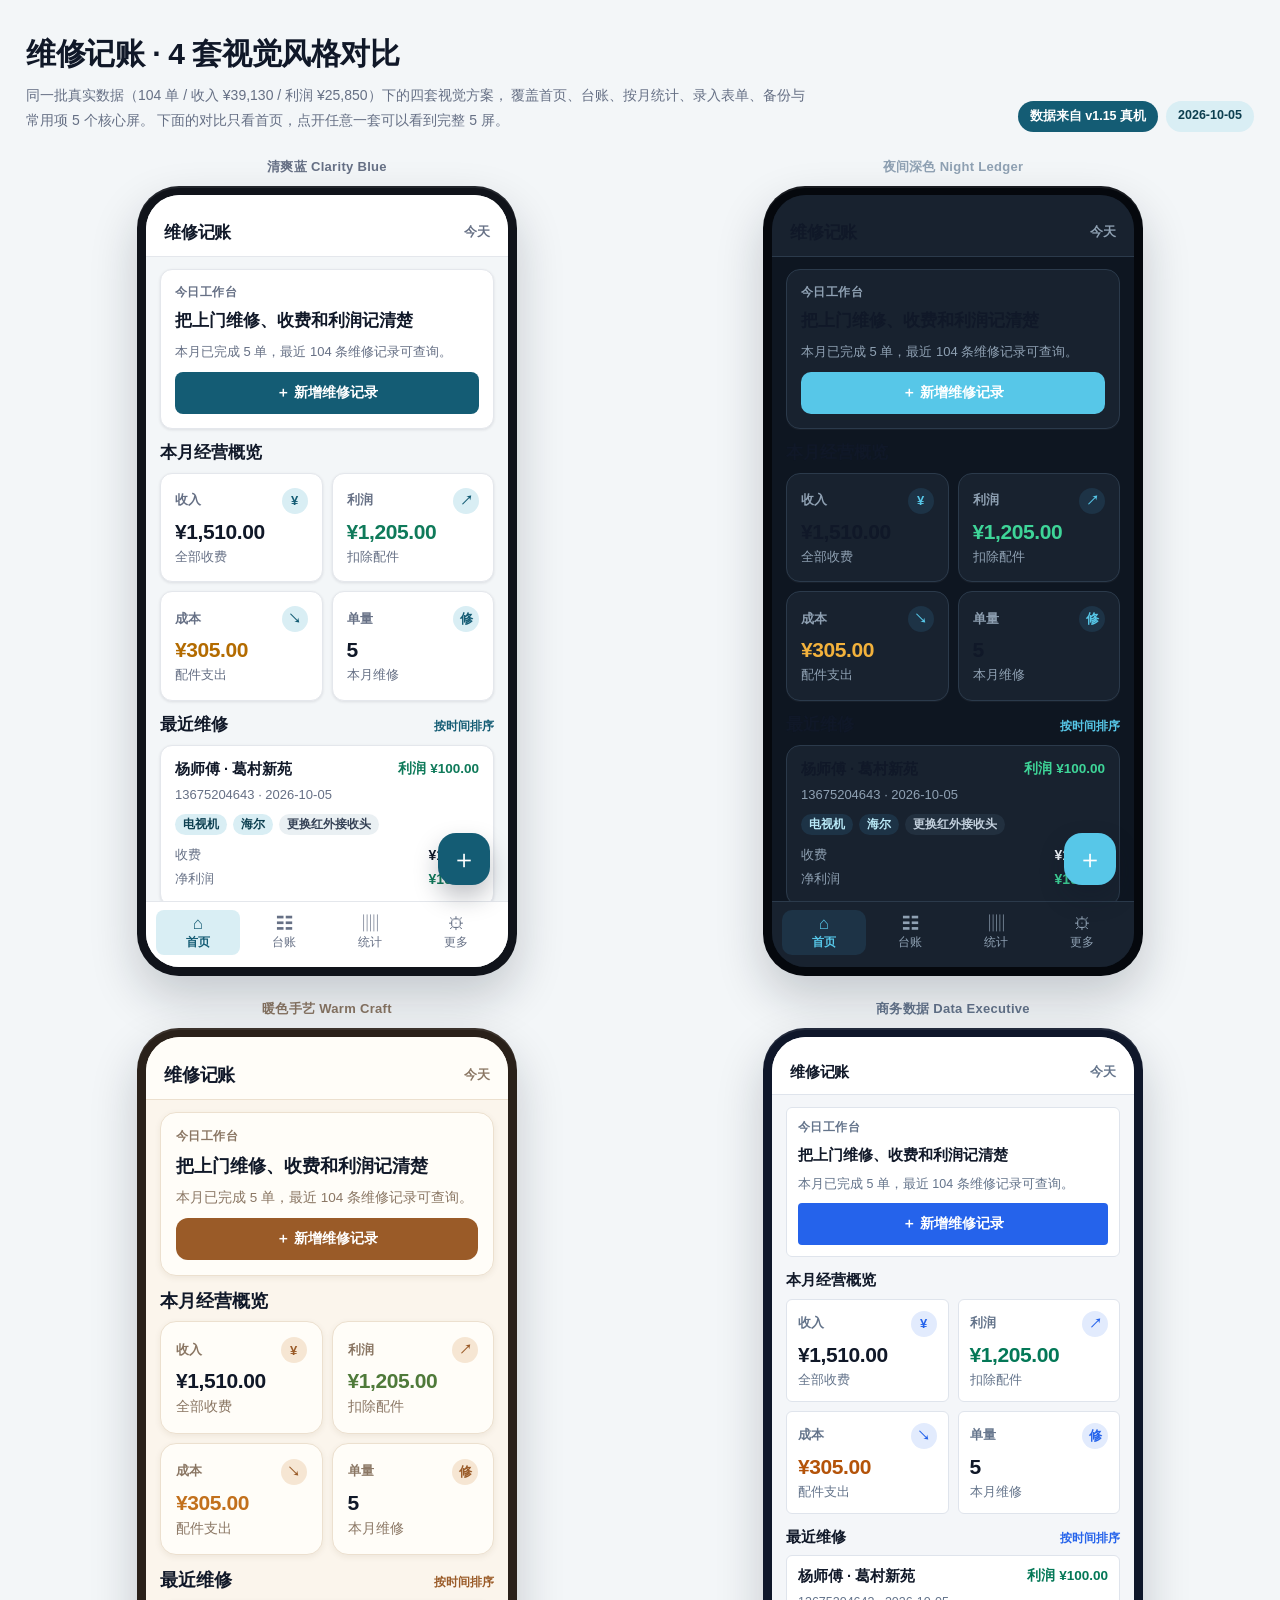
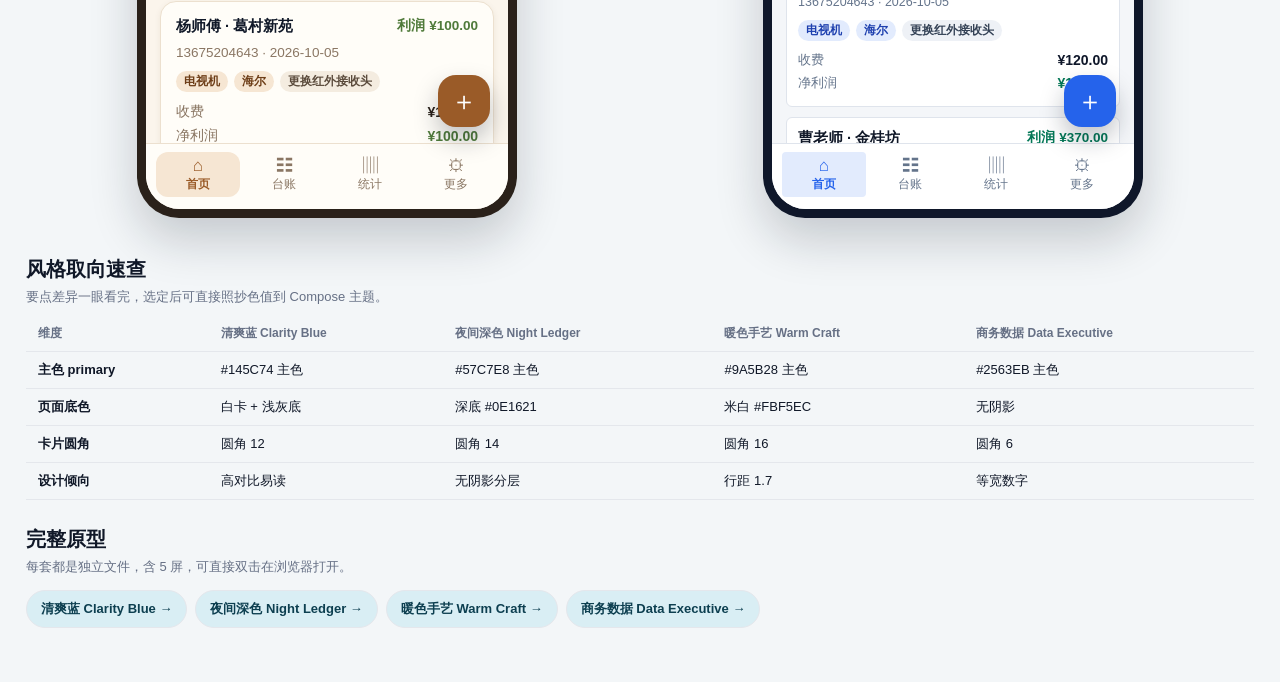
<file: docs/prototypes/ui-styles/index.html>
<!doctype html>
<html lang="zh-CN">
<head>
<meta charset="utf-8" />
<meta name="viewport" content="width=device-width, initial-scale=1" />
<title>维修记账 · 4 套视觉风格对比</title>
<style>
/* 高保真原型基础样式：手机外框 + 通用组件骨架
   具体视觉由各主题 CSS 通过变量覆盖，这里只定义结构与默认排版。 */

:root {
  --bg: #f3f6f8;
  --surface: #ffffff;
  --surface-soft: #eaf0f3;
  --ink-900: #101828;
  --ink-700: #344054;
  --ink-500: #667085;
  --line: #e4e7ec;
  --primary: #145c74;
  --primary-ink: #0d3f50;
  --primary-soft: #d9eef4;
  --profit: #0f7a5a;
  --profit-soft: #ddf4ea;
  --cost: #b36b00;
  --danger: #b42318;
  --radius: 12px;
  --radius-sm: 8px;
  --shadow: 0 1px 3px rgba(16, 24, 40, .10);
  --card-pad: 14px;
  --phone-frame: #10131a;
  --fs-title: 17px;
  --fs-body: 13px;

  --font: -apple-system, BlinkMacSystemFont, "Segoe UI", "PingFang SC",
          "Microsoft YaHei", "Hiragino Sans GB", sans-serif;
}

* { box-sizing: border-box; }

body {
  margin: 0;
  font-family: var(--font);
  color: var(--ink-900);
  background: var(--bg);
  -webkit-font-smoothing: antialiased;
}

.board { width: min(1780px, 100%); margin: 0 auto; padding: 34px 26px 54px; }

.headline { display: flex; justify-content: space-between; gap: 26px; align-items: flex-end; margin-bottom: 26px; }
.headline h1 { margin: 0 0 8px; font-size: 30px; letter-spacing: -.4px; }
.headline p { margin: 0; max-width: 780px; color: var(--ink-500); line-height: 1.75; font-size: 14px; }

.tokens { display: flex; gap: 8px; flex-wrap: wrap; justify-content: flex-end; }
.token {
  padding: 7px 12px; border-radius: 999px; font-size: 12.5px; font-weight: 650;
  color: var(--primary-ink); background: var(--primary-soft);
}
.token.solid { color: #fff; background: var(--primary); }

.screens { display: grid; grid-template-columns: repeat(auto-fill, minmax(400px, 1fr)); gap: 26px 24px; }

.screen-wrap { display: grid; gap: 10px; justify-items: center; }
.screen-label {
  margin: 0; font-size: 13px; font-weight: 750; color: var(--ink-500);
  letter-spacing: .3px; align-self: start;
}

/* --- 手机外框 --- */
.phone {
  width: 380px; height: 790px; border-radius: 42px; padding: 9px;
  background: var(--phone-frame);
  box-shadow: 0 22px 48px rgba(16, 24, 40, .20), 0 2px 0 rgba(255, 255, 255, .08) inset;
  position: relative; flex: none;
}
.app {
  width: 100%; height: 100%; border-radius: 34px; overflow: hidden;
  display: flex; flex-direction: column; background: var(--bg); position: relative;
}

.topbar {
  display: flex; justify-content: space-between; align-items: center;
  padding: 26px 18px 12px; background: var(--surface);
  border-bottom: 1px solid var(--line); flex: none;
}
.topbar strong { font-size: var(--fs-title); letter-spacing: -.2px; }
.topbar span { font-size: 12.5px; color: var(--ink-500); font-weight: 600; }

.content { flex: 1; overflow: hidden; padding: 12px 14px 14px; background: var(--bg); }

.nav {
  display: grid; grid-template-columns: repeat(4, 1fr); gap: 2px;
  padding: 8px 10px 12px; background: var(--surface);
  border-top: 1px solid var(--line); flex: none;
}
.nav-item {
  display: flex; flex-direction: column; align-items: center; gap: 3px;
  color: var(--ink-500); font-size: 11.5px; padding: 5px 0; border-radius: var(--radius-sm);
}
.nav-item .glyph { font-size: 17px; line-height: 1; }
.nav-item.active { color: var(--primary); background: var(--primary-soft); font-weight: 750; }

.fab {
  position: absolute; right: 18px; bottom: 82px; width: 52px; height: 52px;
  border-radius: 18px; display: grid; place-items: center; color: #fff;
  background: var(--primary); font-size: 26px; font-weight: 500;
  box-shadow: 0 12px 24px rgba(16, 24, 40, .26);
}

/* --- 通用卡片 --- */
.card {
  background: var(--surface); border-radius: var(--radius); padding: var(--card-pad);
  margin-bottom: 10px; box-shadow: var(--shadow);
  border: 1px solid color-mix(in srgb, var(--ink-900) 5%, transparent);
}
.card.hero { display: grid; gap: 9px; }
.eyebrow { color: var(--ink-500); font-size: 12px; font-weight: 750; letter-spacing: .4px; }
.card h2, .section-title, .card h3 { margin: 0; font-size: var(--fs-title); line-height: 1.35; }
.muted { margin: 0; color: var(--ink-500); font-size: var(--fs-body); line-height: 1.6; }
.card p.body { margin: 0; font-size: var(--fs-body); line-height: 1.6; color: var(--ink-700); }

.button {
  height: 42px; display: flex; align-items: center; justify-content: center; gap: 7px;
  border-radius: var(--radius-sm); border: 0; background: var(--primary); color: #fff;
  font-weight: 750; font-size: 14px; font-family: var(--font);
}
.button.secondary { background: var(--surface); color: var(--primary); border: 1px solid var(--line); }

/* --- 指标格 --- */
.metrics { display: grid; grid-template-columns: 1fr 1fr; gap: 9px; margin-bottom: 10px; }
.metric { min-height: 96px; display: grid; align-content: space-between; margin-bottom: 0; }
.metric-head { display: flex; justify-content: space-between; align-items: center; color: var(--ink-500); font-size: 12.5px; font-weight: 700; }
.icon {
  width: 26px; height: 26px; display: grid; place-items: center; border-radius: 50%;
  background: var(--primary-soft); color: var(--primary); font-size: 13px; font-weight: 700;
}
.metric .value { font-size: 21px; font-weight: 850; margin: 6px 0 3px; letter-spacing: -.4px; }
.metric .value.profit { color: var(--profit); }
.metric .value.cost { color: var(--cost); }

.section-row { display: flex; justify-content: space-between; align-items: baseline; margin: 13px 0 8px; }
.section-row small { color: var(--primary); font-weight: 750; font-size: 12px; }

/* --- 记录卡 --- */
.repair-title { display: flex; justify-content: space-between; gap: 8px; align-items: flex-start; margin-bottom: 6px; }
.repair-title strong {
  font-size: 14.5px; max-width: 200px; overflow: hidden;
  text-overflow: ellipsis; white-space: nowrap;
}
.repair-title .amount { font-size: 13.5px; font-weight: 800; color: var(--profit); white-space: nowrap; }
.chip-row { display: flex; gap: 6px; flex-wrap: wrap; margin: 8px 0; }
.chip {
  display: inline-flex; align-items: center; padding: 3px 8px; border-radius: 999px;
  font-size: 11.5px; font-weight: 650; color: var(--ink-700); background: var(--surface-soft);
}
.chip.accent { color: var(--primary-ink); background: var(--primary-soft); }
.chip.warn { color: var(--danger); background: color-mix(in srgb, var(--danger) 12%, transparent); }
.chip.ok { color: var(--profit); background: var(--profit-soft); }
.amount-row { display: flex; justify-content: space-between; align-items: center; padding: 3px 0; font-size: var(--fs-body); color: var(--ink-500); }
.amount-row b { color: var(--ink-900); font-size: 14px; font-weight: 800; }
.amount-row b.green { color: var(--profit); }

.search {
  display: flex; align-items: center; gap: 7px; height: 40px; padding: 0 12px;
  border-radius: var(--radius-sm); background: var(--surface); color: var(--ink-500);
  font-size: var(--fs-body); border: 1px solid var(--line); margin-bottom: 10px;
}

/* --- 分段控件 / 标签 --- */
.segmented { display: flex; gap: 4px; padding: 3px; border-radius: var(--radius-sm); background: var(--surface-soft); }
.segmented button {
  flex: 1; height: 30px; border: 0; border-radius: 6px; background: transparent;
  font-family: var(--font); font-size: 12.5px; font-weight: 700; color: var(--ink-500);
}
.segmented button.active { background: var(--surface); color: var(--primary); box-shadow: var(--shadow); }
.tabs { display: flex; gap: 2px; border-bottom: 1px solid var(--line); margin: 0 -14px 10px; padding: 0 8px; }
.tab { padding: 8px 12px; font-size: 13.5px; font-weight: 650; color: var(--ink-500); border-bottom: 2px solid transparent; }
.tab.active { color: var(--primary); border-bottom-color: var(--primary); font-weight: 800; }

/* --- 柱状图 --- */
.chart { display: grid; gap: 8px; }
.chart-legend { display: flex; gap: 14px; font-size: 11.5px; color: var(--ink-500); font-weight: 650; }
.chart-legend i { display: inline-block; width: 9px; height: 9px; border-radius: 2px; margin-right: 5px; }
.chart-body { display: flex; align-items: flex-end; gap: 6px; height: 132px; padding-top: 4px; border-bottom: 1px solid var(--line); }
.bar-group { flex: 1; display: flex; align-items: flex-end; justify-content: center; gap: 3px; height: 100%; }
.bar-group span { width: 9px; border-radius: 3px 3px 0 0; display: block; }
.bar-group span.rev { background: var(--primary); }
.bar-group span.pro { background: var(--profit); }
.chart-axis { display: flex; gap: 6px; }
.chart-axis span { flex: 1; text-align: center; font-size: 10px; color: var(--ink-500); }

/* --- 排行条 --- */
.rank { display: grid; gap: 9px; }
.rank-row { display: grid; gap: 4px; }
.rank-top { display: flex; justify-content: space-between; font-size: var(--fs-body); }
.rank-top b { font-weight: 800; }
.progress { height: 7px; border-radius: 999px; background: var(--surface-soft); overflow: hidden; }
.progress i { display: block; height: 100%; border-radius: 999px; background: var(--primary); }
.progress i.pro { background: var(--profit); }

/* --- 表单 --- */
.field { margin-bottom: 9px; }
.field label { display: block; font-size: 12px; font-weight: 700; color: var(--ink-500); margin-bottom: 4px; }
.input {
  height: 40px; display: flex; align-items: center; justify-content: space-between;
  padding: 0 11px; border-radius: var(--radius-sm); background: var(--surface);
  border: 1px solid var(--line); font-size: var(--fs-body); color: var(--ink-900);
}
.input .pick { color: var(--primary); font-weight: 750; font-size: 12px; }
.field-row { display: grid; grid-template-columns: 1fr 1fr; gap: 9px; }

/* --- 设置列表 --- */
.setting { display: flex; align-items: center; justify-content: space-between; padding: 11px 0; border-bottom: 1px solid var(--line); }
.setting:last-child { border-bottom: 0; }
.setting .label { font-size: var(--fs-body); font-weight: 650; }
.setting .sub { font-size: 11.5px; color: var(--ink-500); margin-top: 2px; }
.switch { width: 38px; height: 22px; border-radius: 999px; background: var(--line); position: relative; flex: none; }
.switch i { position: absolute; top: 3px; left: 3px; width: 16px; height: 16px; border-radius: 50%; background: #fff; }
.switch.on { background: var(--primary); }
.switch.on i { left: 19px; }

/* --- 对比看板（index.html 用） --- */
.compare { display: grid; grid-template-columns: repeat(auto-fit, minmax(400px, 1fr)); gap: 24px; }
.theme-clarity { --bg: #f3f6f8; --surface: #ffffff; --surface-soft: #eaf0f3; --ink-900: #101828; --ink-700: #344054; --ink-500: #667085; --line: #e4e7ec; --primary: #145c74; --primary-ink: #0d3f50; --primary-soft: #d9eef4; --profit: #0f7a5a; --profit-soft: #ddf4ea; --cost: #b36b00; --danger: #b42318; --radius: 12px; --radius-sm: 8px; --shadow: 0 1px 3px rgba(16,24,40,.10); --card-pad: 14px; --phone-frame: #10131a; --fs-title: 17px; --fs-body: 13px; }
.theme-night    { --bg: #0e1621; --surface: #18222f; --surface-soft: #22303f; --ink-900: #eef3f8; --ink-700: #c3d0dd; --ink-500: #8fa1b3; --line: #2b3a4b; --primary: #57c7e8; --primary-ink: #b9e9f7; --primary-soft: #1d3346; --profit: #3ed598; --profit-soft: #16332a; --cost: #f3b23c; --danger: #ff6b5e; --radius: 14px; --radius-sm: 10px; --shadow: 0 1px 0 rgba(255,255,255,.04); --card-pad: 14px; --phone-frame: #05080d; --fs-title: 17px; --fs-body: 13px; }
.theme-warm     { --bg: #fbf5ec; --surface: #fffdf8; --surface-soft: #f4ece0; --ink-900: #2a211a; --ink-700: #5a4a3b; --ink-500: #8a7663; --line: #ece0cf; --primary: #9a5b28; --primary-ink: #6d3d17; --primary-soft: #f6e6d3; --profit: #4f7a3a; --profit-soft: #e6f0dc; --cost: #c2701c; --danger: #c0392b; --radius: 16px; --radius-sm: 12px; --shadow: 0 2px 6px rgba(90, 60, 30, .08); --card-pad: 15px; --phone-frame: #2a211a; --fs-title: 18px; --fs-body: 13.5px; }
.theme-exec     { --bg: #f4f6f9; --surface: #ffffff; --surface-soft: #eef1f6; --ink-900: #0f172a; --ink-700: #334155; --ink-500: #64748b; --line: #dfe4ec; --primary: #2563eb; --primary-ink: #1e40af; --primary-soft: #e2ebfd; --profit: #047857; --profit-soft: #dcf3e9; --cost: #b45309; --danger: #dc2626; --radius: 6px; --radius-sm: 4px; --shadow: none; --card-pad: 11px; --phone-frame: #0f172a; --fs-title: 15px; --fs-body: 12.5px; }

.card { border: 1px solid var(--line); }

table.tokentable { width: 100%; border-collapse: collapse; font-size: 13px; margin-top: 8px; }
table.tokentable th, table.tokentable td { padding: 9px 12px; text-align: left; border-bottom: 1px solid var(--line); }
table.tokentable th { color: var(--ink-500); font-weight: 700; font-size: 12px; }
table.tokentable td:first-child { font-weight: 700; }
.swatch { display: inline-block; width: 15px; height: 15px; border-radius: 4px; vertical-align: -3px; margin-right: 6px; border: 1px solid var(--line); }

.picklist { display: flex; gap: 8px; flex-wrap: wrap; margin-top: 12px; }
.picklist a {
  padding: 9px 14px; border-radius: 999px; font-size: 13px; font-weight: 700; text-decoration: none;
  color: var(--primary-ink); background: var(--primary-soft); border: 1px solid var(--line);
}
.picklist a:hover { background: var(--primary); color: #fff; }

</style>
</head>
<body>
<div class="board">
  <header class="headline">
    <div>
      <h1>维修记账 · 4 套视觉风格对比</h1>
      <p>
        同一批真实数据（104 单 / 收入 ¥39,130 / 利润 ¥25,850）下的四套视觉方案，
        覆盖首页、台账、按月统计、录入表单、备份与常用项 5 个核心屏。
        下面的对比只看首页，点开任意一套可以看到完整 5 屏。
      </p>
    </div>
    <div class="tokens">
      <span class="token solid">数据来自 v1.15 真机</span>
      <span class="token">2026-10-05</span>
    </div>
  </header>

  <section class="compare">
<div class="theme-clarity"><article class="screen-wrap">
  <p class="screen-label">清爽蓝 Clarity Blue</p>
  <div class="phone">
    <div class="app">
      <div class="topbar"><strong>维修记账</strong><span>今天</span></div>
      <div class="content">
        <div class="card hero">
          <div class="eyebrow">今日工作台</div>
          <h2>把上门维修、收费和利润记清楚</h2>
          <p class="muted">本月已完成 5 单，最近 104 条维修记录可查询。</p>
          <div class="button">＋ 新增维修记录</div>
        </div>
        <div class="section-row"><strong class="section-title">本月经营概览</strong></div>
        <div class="metrics">
          <div class="card metric">
            <div class="metric-head"><span>收入</span><span class="icon">¥</span></div>
            <div><div class="value">¥1,510.00</div><p class="muted">全部收费</p></div>
          </div>
          <div class="card metric">
            <div class="metric-head"><span>利润</span><span class="icon">↗</span></div>
            <div><div class="value profit">¥1,205.00</div><p class="muted">扣除配件</p></div>
          </div>
          <div class="card metric">
            <div class="metric-head"><span>成本</span><span class="icon">↘</span></div>
            <div><div class="value cost">¥305.00</div><p class="muted">配件支出</p></div>
          </div>
          <div class="card metric">
            <div class="metric-head"><span>单量</span><span class="icon">修</span></div>
            <div><div class="value">5</div><p class="muted">本月维修</p></div>
          </div>
        </div>
        <div class="section-row"><strong class="section-title">最近维修</strong><small>按时间排序</small></div>
        <div class="card">
          <div class="repair-title"><strong>杨师傅 · 葛村新苑</strong><span class="amount">利润 ¥100.00</span></div>
          <p class="muted">13675204643 · 2026-10-05</p>
          <div class="chip-row">
            <span class="chip accent">电视机</span>
            <span class="chip accent">海尔</span>
            <span class="chip">更换红外接收头</span>
          </div>
          <div class="amount-row"><span>收费</span><b>¥120.00</b></div>
          <div class="amount-row"><span>净利润</span><b class="green">¥100.00</b></div>
        </div>
        <div class="card">
          <div class="repair-title"><strong>曹老师 · 金桂坊</strong><span class="amount">利润 ¥370.00</span></div>
          <p class="muted">18977632862 · 2026-10-04</p>
          <div class="chip-row">
            <span class="chip accent">液晶电视</span>
            <span class="chip accent">Vidda</span>
            <span class="chip">音频板维修</span>
          </div>
          <div class="amount-row"><span>收费</span><b>¥370.00</b></div>
          <div class="amount-row"><span>净利润</span><b class="green">¥370.00</b></div>
        </div>
      </div>
      <div class="fab">＋</div>
      <nav class="nav">
        <div class="nav-item active"><span class="glyph">⌂</span><span>首页</span></div>
        <div class="nav-item"><span class="glyph">☷</span><span>台账</span></div>
        <div class="nav-item"><span class="glyph">▥</span><span>统计</span></div>
        <div class="nav-item"><span class="glyph">⚙</span><span>更多</span></div>
      </nav>
    </div>
  </div>
</article></div>
<div class="theme-night"><article class="screen-wrap">
  <p class="screen-label">夜间深色 Night Ledger</p>
  <div class="phone">
    <div class="app">
      <div class="topbar"><strong>维修记账</strong><span>今天</span></div>
      <div class="content">
        <div class="card hero">
          <div class="eyebrow">今日工作台</div>
          <h2>把上门维修、收费和利润记清楚</h2>
          <p class="muted">本月已完成 5 单，最近 104 条维修记录可查询。</p>
          <div class="button">＋ 新增维修记录</div>
        </div>
        <div class="section-row"><strong class="section-title">本月经营概览</strong></div>
        <div class="metrics">
          <div class="card metric">
            <div class="metric-head"><span>收入</span><span class="icon">¥</span></div>
            <div><div class="value">¥1,510.00</div><p class="muted">全部收费</p></div>
          </div>
          <div class="card metric">
            <div class="metric-head"><span>利润</span><span class="icon">↗</span></div>
            <div><div class="value profit">¥1,205.00</div><p class="muted">扣除配件</p></div>
          </div>
          <div class="card metric">
            <div class="metric-head"><span>成本</span><span class="icon">↘</span></div>
            <div><div class="value cost">¥305.00</div><p class="muted">配件支出</p></div>
          </div>
          <div class="card metric">
            <div class="metric-head"><span>单量</span><span class="icon">修</span></div>
            <div><div class="value">5</div><p class="muted">本月维修</p></div>
          </div>
        </div>
        <div class="section-row"><strong class="section-title">最近维修</strong><small>按时间排序</small></div>
        <div class="card">
          <div class="repair-title"><strong>杨师傅 · 葛村新苑</strong><span class="amount">利润 ¥100.00</span></div>
          <p class="muted">13675204643 · 2026-10-05</p>
          <div class="chip-row">
            <span class="chip accent">电视机</span>
            <span class="chip accent">海尔</span>
            <span class="chip">更换红外接收头</span>
          </div>
          <div class="amount-row"><span>收费</span><b>¥120.00</b></div>
          <div class="amount-row"><span>净利润</span><b class="green">¥100.00</b></div>
        </div>
        <div class="card">
          <div class="repair-title"><strong>曹老师 · 金桂坊</strong><span class="amount">利润 ¥370.00</span></div>
          <p class="muted">18977632862 · 2026-10-04</p>
          <div class="chip-row">
            <span class="chip accent">液晶电视</span>
            <span class="chip accent">Vidda</span>
            <span class="chip">音频板维修</span>
          </div>
          <div class="amount-row"><span>收费</span><b>¥370.00</b></div>
          <div class="amount-row"><span>净利润</span><b class="green">¥370.00</b></div>
        </div>
      </div>
      <div class="fab">＋</div>
      <nav class="nav">
        <div class="nav-item active"><span class="glyph">⌂</span><span>首页</span></div>
        <div class="nav-item"><span class="glyph">☷</span><span>台账</span></div>
        <div class="nav-item"><span class="glyph">▥</span><span>统计</span></div>
        <div class="nav-item"><span class="glyph">⚙</span><span>更多</span></div>
      </nav>
    </div>
  </div>
</article></div>
<div class="theme-warm"><article class="screen-wrap">
  <p class="screen-label">暖色手艺 Warm Craft</p>
  <div class="phone">
    <div class="app">
      <div class="topbar"><strong>维修记账</strong><span>今天</span></div>
      <div class="content">
        <div class="card hero">
          <div class="eyebrow">今日工作台</div>
          <h2>把上门维修、收费和利润记清楚</h2>
          <p class="muted">本月已完成 5 单，最近 104 条维修记录可查询。</p>
          <div class="button">＋ 新增维修记录</div>
        </div>
        <div class="section-row"><strong class="section-title">本月经营概览</strong></div>
        <div class="metrics">
          <div class="card metric">
            <div class="metric-head"><span>收入</span><span class="icon">¥</span></div>
            <div><div class="value">¥1,510.00</div><p class="muted">全部收费</p></div>
          </div>
          <div class="card metric">
            <div class="metric-head"><span>利润</span><span class="icon">↗</span></div>
            <div><div class="value profit">¥1,205.00</div><p class="muted">扣除配件</p></div>
          </div>
          <div class="card metric">
            <div class="metric-head"><span>成本</span><span class="icon">↘</span></div>
            <div><div class="value cost">¥305.00</div><p class="muted">配件支出</p></div>
          </div>
          <div class="card metric">
            <div class="metric-head"><span>单量</span><span class="icon">修</span></div>
            <div><div class="value">5</div><p class="muted">本月维修</p></div>
          </div>
        </div>
        <div class="section-row"><strong class="section-title">最近维修</strong><small>按时间排序</small></div>
        <div class="card">
          <div class="repair-title"><strong>杨师傅 · 葛村新苑</strong><span class="amount">利润 ¥100.00</span></div>
          <p class="muted">13675204643 · 2026-10-05</p>
          <div class="chip-row">
            <span class="chip accent">电视机</span>
            <span class="chip accent">海尔</span>
            <span class="chip">更换红外接收头</span>
          </div>
          <div class="amount-row"><span>收费</span><b>¥120.00</b></div>
          <div class="amount-row"><span>净利润</span><b class="green">¥100.00</b></div>
        </div>
        <div class="card">
          <div class="repair-title"><strong>曹老师 · 金桂坊</strong><span class="amount">利润 ¥370.00</span></div>
          <p class="muted">18977632862 · 2026-10-04</p>
          <div class="chip-row">
            <span class="chip accent">液晶电视</span>
            <span class="chip accent">Vidda</span>
            <span class="chip">音频板维修</span>
          </div>
          <div class="amount-row"><span>收费</span><b>¥370.00</b></div>
          <div class="amount-row"><span>净利润</span><b class="green">¥370.00</b></div>
        </div>
      </div>
      <div class="fab">＋</div>
      <nav class="nav">
        <div class="nav-item active"><span class="glyph">⌂</span><span>首页</span></div>
        <div class="nav-item"><span class="glyph">☷</span><span>台账</span></div>
        <div class="nav-item"><span class="glyph">▥</span><span>统计</span></div>
        <div class="nav-item"><span class="glyph">⚙</span><span>更多</span></div>
      </nav>
    </div>
  </div>
</article></div>
<div class="theme-exec"><article class="screen-wrap">
  <p class="screen-label">商务数据 Data Executive</p>
  <div class="phone">
    <div class="app">
      <div class="topbar"><strong>维修记账</strong><span>今天</span></div>
      <div class="content">
        <div class="card hero">
          <div class="eyebrow">今日工作台</div>
          <h2>把上门维修、收费和利润记清楚</h2>
          <p class="muted">本月已完成 5 单，最近 104 条维修记录可查询。</p>
          <div class="button">＋ 新增维修记录</div>
        </div>
        <div class="section-row"><strong class="section-title">本月经营概览</strong></div>
        <div class="metrics">
          <div class="card metric">
            <div class="metric-head"><span>收入</span><span class="icon">¥</span></div>
            <div><div class="value">¥1,510.00</div><p class="muted">全部收费</p></div>
          </div>
          <div class="card metric">
            <div class="metric-head"><span>利润</span><span class="icon">↗</span></div>
            <div><div class="value profit">¥1,205.00</div><p class="muted">扣除配件</p></div>
          </div>
          <div class="card metric">
            <div class="metric-head"><span>成本</span><span class="icon">↘</span></div>
            <div><div class="value cost">¥305.00</div><p class="muted">配件支出</p></div>
          </div>
          <div class="card metric">
            <div class="metric-head"><span>单量</span><span class="icon">修</span></div>
            <div><div class="value">5</div><p class="muted">本月维修</p></div>
          </div>
        </div>
        <div class="section-row"><strong class="section-title">最近维修</strong><small>按时间排序</small></div>
        <div class="card">
          <div class="repair-title"><strong>杨师傅 · 葛村新苑</strong><span class="amount">利润 ¥100.00</span></div>
          <p class="muted">13675204643 · 2026-10-05</p>
          <div class="chip-row">
            <span class="chip accent">电视机</span>
            <span class="chip accent">海尔</span>
            <span class="chip">更换红外接收头</span>
          </div>
          <div class="amount-row"><span>收费</span><b>¥120.00</b></div>
          <div class="amount-row"><span>净利润</span><b class="green">¥100.00</b></div>
        </div>
        <div class="card">
          <div class="repair-title"><strong>曹老师 · 金桂坊</strong><span class="amount">利润 ¥370.00</span></div>
          <p class="muted">18977632862 · 2026-10-04</p>
          <div class="chip-row">
            <span class="chip accent">液晶电视</span>
            <span class="chip accent">Vidda</span>
            <span class="chip">音频板维修</span>
          </div>
          <div class="amount-row"><span>收费</span><b>¥370.00</b></div>
          <div class="amount-row"><span>净利润</span><b class="green">¥370.00</b></div>
        </div>
      </div>
      <div class="fab">＋</div>
      <nav class="nav">
        <div class="nav-item active"><span class="glyph">⌂</span><span>首页</span></div>
        <div class="nav-item"><span class="glyph">☷</span><span>台账</span></div>
        <div class="nav-item"><span class="glyph">▥</span><span>统计</span></div>
        <div class="nav-item"><span class="glyph">⚙</span><span>更多</span></div>
      </nav>
    </div>
  </div>
</article></div>
  </section>

  <div style="margin-top:38px">
    <h2 style="margin:0 0 4px;font-size:20px">风格取向速查</h2>
    <p class="muted">要点差异一眼看完，选定后可直接照抄色值到 Compose 主题。</p>
    <table class="tokentable">
      <tr><th>维度</th><th>清爽蓝 Clarity Blue</th><th>夜间深色 Night Ledger</th><th>暖色手艺 Warm Craft</th><th>商务数据 Data Executive</th></tr>
<tr><td>主色 primary</td><td>#145C74 主色</td><td>#57C7E8 主色</td><td>#9A5B28 主色</td><td>#2563EB 主色</td></tr>
<tr><td>页面底色</td><td>白卡 + 浅灰底</td><td>深底 #0E1621</td><td>米白 #FBF5EC</td><td>无阴影</td></tr>
<tr><td>卡片圆角</td><td>圆角 12</td><td>圆角 14</td><td>圆角 16</td><td>圆角 6</td></tr>
<tr><td>设计倾向</td><td>高对比易读</td><td>无阴影分层</td><td>行距 1.7</td><td>等宽数字</td></tr>
    </table>
  </div>

  <div style="margin-top:26px">
    <h2 style="margin:0 0 4px;font-size:20px">完整原型</h2>
    <p class="muted">每套都是独立文件，含 5 屏，可直接双击在浏览器打开。</p>
    <div class="picklist">
<a href="01-清爽蓝.html">清爽蓝 Clarity Blue →</a>
<a href="02-夜间深色.html">夜间深色 Night Ledger →</a>
<a href="03-暖色手艺.html">暖色手艺 Warm Craft →</a>
<a href="04-商务数据.html">商务数据 Data Executive →</a>
    </div>
  </div>
</div>
</body>
</html>
</file>
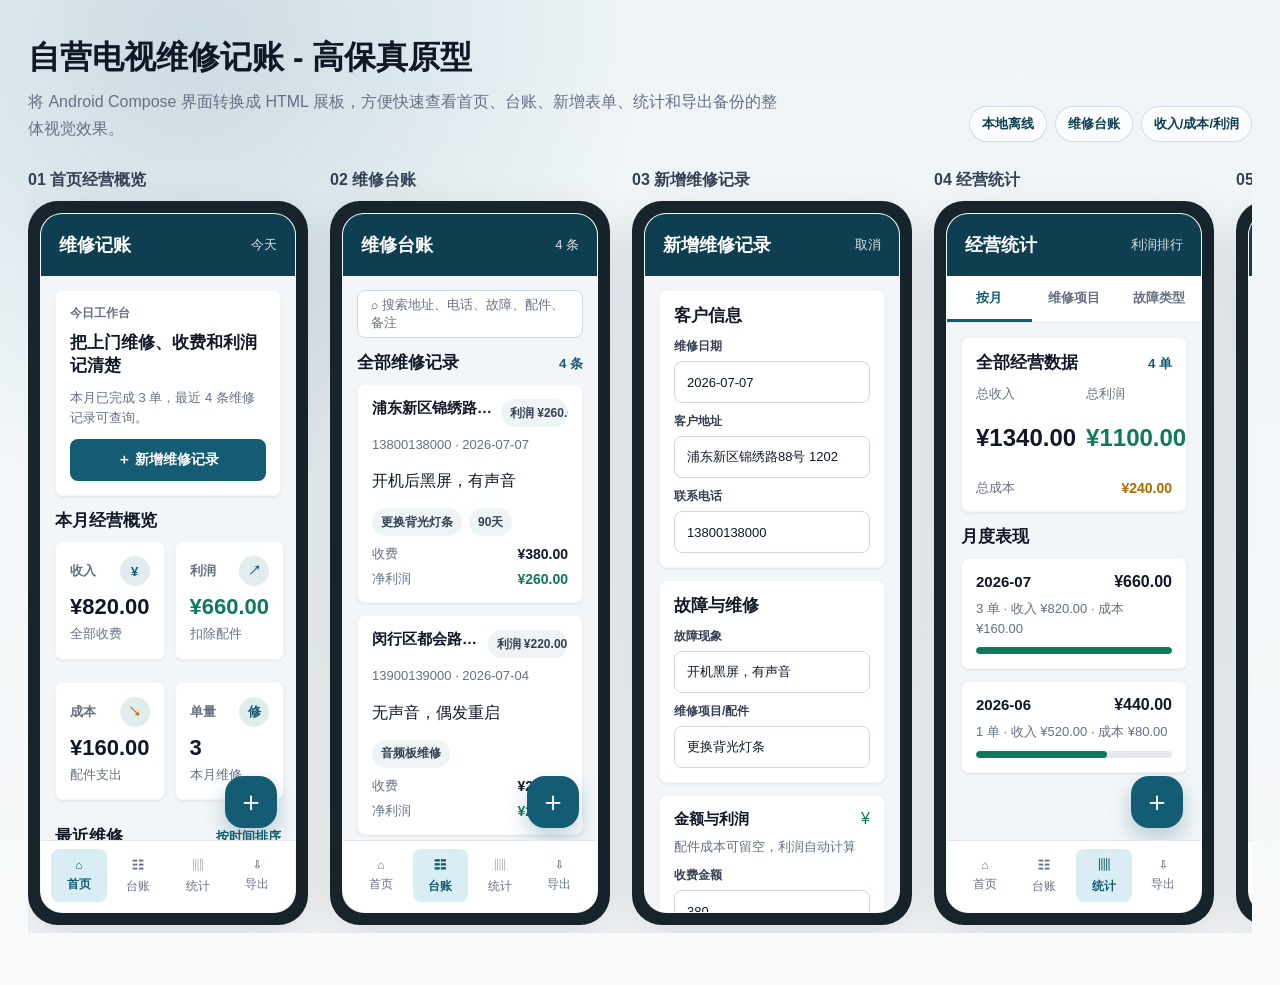
<file: docs/prototypes/tv-repair-ledger-hifi.html>
<!doctype html>
<html lang="zh-CN">
<head>
  <meta charset="utf-8" />
  <meta name="viewport" content="width=device-width, initial-scale=1" />
  <title>维修记账高保真原型</title>
  <style>
    :root {
      --ink-900: #101828;
      --ink-700: #344054;
      --ink-500: #667085;
      --canvas: #f3f6f8;
      --card: #ffffff;
      --line: #e4e7ec;
      --blue: #145c74;
      --blue-dark: #0d3f50;
      --blue-soft: #d9eef4;
      --green: #0f7a5a;
      --green-soft: #ddf4ea;
      --amber: #b36b00;
      --shadow: 0 18px 45px rgba(16, 24, 40, .13);
      --radius: 8px;
      font-family: -apple-system, BlinkMacSystemFont, "Segoe UI", "Microsoft YaHei", sans-serif;
    }

    * { box-sizing: border-box; }

    body {
      margin: 0;
      color: var(--ink-900);
      background:
        radial-gradient(circle at 15% 5%, rgba(20, 92, 116, .16), transparent 28rem),
        linear-gradient(180deg, #eef4f7, #f8fafb);
    }

    .board {
      width: min(1680px, 100%);
      margin: 0 auto;
      padding: 36px 28px 52px;
    }

    .headline {
      display: flex;
      justify-content: space-between;
      gap: 24px;
      align-items: end;
      margin-bottom: 28px;
    }

    h1 {
      margin: 0 0 8px;
      font-size: 32px;
      letter-spacing: 0;
    }

    .headline p {
      margin: 0;
      max-width: 760px;
      color: var(--ink-500);
      line-height: 1.7;
    }

    .tokens {
      display: flex;
      gap: 8px;
      flex-wrap: wrap;
      justify-content: flex-end;
    }

    .token {
      padding: 8px 12px;
      border: 1px solid rgba(20, 92, 116, .18);
      background: rgba(255,255,255,.7);
      border-radius: 999px;
      color: var(--blue-dark);
      font-size: 13px;
      font-weight: 650;
    }

    .screens {
      display: grid;
      grid-template-columns: repeat(5, minmax(280px, 1fr));
      gap: 22px;
      align-items: start;
      overflow-x: auto;
      padding-bottom: 8px;
    }

    .screen-wrap {
      min-width: 280px;
    }

    .screen-label {
      font-weight: 750;
      margin: 0 0 10px;
      color: var(--ink-700);
    }

    .phone {
      width: 100%;
      max-width: 340px;
      height: 724px;
      border-radius: 30px;
      padding: 12px;
      background: #18242b;
      box-shadow: var(--shadow);
      margin: 0 auto;
    }

    .app {
      position: relative;
      height: 100%;
      overflow: hidden;
      border-radius: 22px;
      background: var(--canvas);
      border: 1px solid rgba(255,255,255,.16);
    }

    .topbar {
      height: 62px;
      display: flex;
      align-items: center;
      justify-content: space-between;
      padding: 0 18px;
      color: #fff;
      background: var(--blue-dark);
    }

    .topbar strong { font-size: 18px; }
    .topbar span { opacity: .86; font-size: 13px; }

    .content {
      height: calc(100% - 62px - 72px);
      overflow: hidden;
      padding: 14px 14px 18px;
    }

    .content.no-nav {
      height: calc(100% - 62px);
      overflow: hidden;
    }

    .nav {
      position: absolute;
      left: 0;
      right: 0;
      bottom: 0;
      height: 72px;
      display: grid;
      grid-template-columns: repeat(4, 1fr);
      gap: 4px;
      padding: 8px 10px 10px;
      background: #fff;
      border-top: 1px solid var(--line);
    }

    .nav-item {
      display: flex;
      flex-direction: column;
      align-items: center;
      justify-content: center;
      gap: 4px;
      color: var(--ink-500);
      font-size: 12px;
      border-radius: 8px;
    }

    .nav-item.active {
      color: var(--blue);
      background: var(--blue-soft);
      font-weight: 750;
    }

    .fab {
      position: absolute;
      right: 18px;
      bottom: 84px;
      width: 52px;
      height: 52px;
      border-radius: 18px;
      display: grid;
      place-items: center;
      color: #fff;
      background: var(--blue);
      box-shadow: 0 10px 22px rgba(20, 92, 116, .28);
      font-size: 28px;
      font-weight: 500;
    }

    .card {
      background: var(--card);
      border: 1px solid rgba(16, 24, 40, .04);
      border-radius: var(--radius);
      box-shadow: 0 1px 3px rgba(16, 24, 40, .08);
      padding: 14px;
      margin-bottom: 12px;
    }

    .hero {
      display: grid;
      gap: 10px;
    }

    .eyebrow {
      color: var(--ink-500);
      font-size: 12px;
      font-weight: 700;
    }

    .hero h2, .section-title, .card h3 {
      margin: 0;
      font-size: 17px;
      line-height: 1.35;
    }

    .muted {
      margin: 0;
      color: var(--ink-500);
      font-size: 13px;
      line-height: 1.55;
    }

    .button {
      height: 42px;
      display: flex;
      align-items: center;
      justify-content: center;
      gap: 8px;
      border-radius: 8px;
      border: 0;
      background: var(--blue);
      color: #fff;
      font-weight: 750;
      font-size: 14px;
    }

    .button.secondary {
      background: #fff;
      color: var(--blue);
      border: 1px solid var(--line);
    }

    .metrics {
      display: grid;
      grid-template-columns: 1fr 1fr;
      gap: 10px;
      margin-bottom: 12px;
    }

    .metric {
      min-height: 108px;
      display: grid;
      align-content: space-between;
    }

    .metric-head {
      display: flex;
      justify-content: space-between;
      align-items: center;
      color: var(--ink-500);
      font-size: 13px;
      font-weight: 700;
    }

    .icon {
      width: 30px;
      height: 30px;
      display: grid;
      place-items: center;
      border-radius: 50%;
      background: rgba(20, 92, 116, .12);
      color: var(--blue);
    }

    .metric .value {
      font-size: 22px;
      font-weight: 850;
      margin: 8px 0 4px;
      white-space: nowrap;
    }

    .section-row {
      display: flex;
      justify-content: space-between;
      align-items: center;
      margin: 14px 0 9px;
    }

    .section-row small {
      color: var(--blue);
      font-weight: 750;
    }

    .repair-title {
      display: flex;
      justify-content: space-between;
      gap: 8px;
      align-items: start;
      margin-bottom: 8px;
    }

    .repair-title strong {
      display: block;
      max-width: 190px;
      overflow: hidden;
      text-overflow: ellipsis;
      white-space: nowrap;
      font-size: 15px;
    }

    .chip-row {
      display: flex;
      gap: 7px;
      flex-wrap: wrap;
      margin: 9px 0;
    }

    .chip {
      display: inline-flex;
      align-items: center;
      min-height: 28px;
      max-width: 100%;
      padding: 5px 9px;
      border-radius: 999px;
      background: #eef3f5;
      color: var(--ink-700);
      font-size: 12px;
      font-weight: 650;
      white-space: nowrap;
      overflow: hidden;
      text-overflow: ellipsis;
    }

    .amount-row {
      display: flex;
      justify-content: space-between;
      align-items: center;
      font-size: 13px;
      margin-top: 7px;
      color: var(--ink-500);
    }

    .amount-row b {
      color: var(--ink-900);
      font-size: 14px;
    }

    .amount-row b.green { color: var(--green); }
    .amount-row b.amber { color: var(--amber); }

    .search {
      height: 48px;
      display: flex;
      align-items: center;
      gap: 8px;
      padding: 0 13px;
      border: 1px solid #cfd8dd;
      border-radius: 8px;
      background: #fff;
      color: var(--ink-500);
      font-size: 13px;
      margin-bottom: 12px;
    }

    .tabs {
      display: grid;
      grid-template-columns: repeat(3, 1fr);
      background: #fff;
      border-bottom: 1px solid var(--line);
    }

    .tab {
      height: 46px;
      display: grid;
      place-items: center;
      color: var(--ink-500);
      font-weight: 700;
      font-size: 13px;
      border-bottom: 3px solid transparent;
    }

    .tab.active {
      color: var(--blue);
      border-color: var(--blue);
    }

    .field {
      margin-top: 10px;
    }

    .field label {
      display: block;
      margin-bottom: 6px;
      color: var(--ink-700);
      font-size: 12px;
      font-weight: 750;
    }

    .input {
      height: 42px;
      padding: 0 12px;
      border: 1px solid #cfd8dd;
      border-radius: 8px;
      background: #fff;
      color: var(--ink-900);
      display: flex;
      align-items: center;
      font-size: 13px;
    }

    .textarea {
      height: 58px;
      align-items: start;
      padding-top: 10px;
    }

    .progress {
      height: 7px;
      border-radius: 999px;
      overflow: hidden;
      background: var(--line);
      margin-top: 8px;
    }

    .bar {
      height: 100%;
      width: var(--w);
      background: var(--blue);
      border-radius: 999px;
    }

    .bar.green { background: var(--green); }

    .privacy {
      display: flex;
      gap: 12px;
      align-items: flex-start;
    }

    .privacy .big-icon {
      width: 38px;
      height: 38px;
      flex: 0 0 auto;
      display: grid;
      place-items: center;
      border-radius: 50%;
      background: var(--blue-soft);
      color: var(--blue);
    }

    @media (max-width: 920px) {
      .headline { display: block; }
      .tokens { justify-content: flex-start; margin-top: 16px; }
      .screens { grid-template-columns: repeat(5, 300px); }
      .board { padding: 24px 16px 40px; }
    }
  </style>
</head>
<body>
  <main class="board">
    <section class="headline">
      <div>
        <h1>自营电视维修记账 - 高保真原型</h1>
        <p>将 Android Compose 界面转换成 HTML 展板，方便快速查看首页、台账、新增表单、统计和导出备份的整体视觉效果。</p>
      </div>
      <div class="tokens">
        <span class="token">本地离线</span>
        <span class="token">维修台账</span>
        <span class="token">收入/成本/利润</span>
      </div>
    </section>

    <section class="screens">
      <article class="screen-wrap">
        <p class="screen-label">01 首页经营概览</p>
        <div class="phone">
          <div class="app">
            <div class="topbar"><strong>维修记账</strong><span>今天</span></div>
            <div class="content">
              <div class="card hero">
                <div class="eyebrow">今日工作台</div>
                <h2>把上门维修、收费和利润记清楚</h2>
                <p class="muted">本月已完成 3 单，最近 4 条维修记录可查询。</p>
                <div class="button">＋ 新增维修记录</div>
              </div>
              <div class="section-row"><strong class="section-title">本月经营概览</strong></div>
              <div class="metrics">
                <div class="card metric">
                  <div class="metric-head"><span>收入</span><span class="icon">¥</span></div>
                  <div><div class="value">¥820.00</div><p class="muted">全部收费</p></div>
                </div>
                <div class="card metric">
                  <div class="metric-head"><span>利润</span><span class="icon">↗</span></div>
                  <div><div class="value" style="color:var(--green)">¥660.00</div><p class="muted">扣除配件</p></div>
                </div>
                <div class="card metric">
                  <div class="metric-head"><span>成本</span><span class="icon" style="color:var(--amber)">↘</span></div>
                  <div><div class="value">¥160.00</div><p class="muted">配件支出</p></div>
                </div>
                <div class="card metric">
                  <div class="metric-head"><span>单量</span><span class="icon">修</span></div>
                  <div><div class="value">3</div><p class="muted">本月维修</p></div>
                </div>
              </div>
              <div class="section-row"><strong class="section-title">最近维修</strong><small>按时间排序</small></div>
              <div class="card">
                <div class="repair-title"><strong>浦东新区锦绣路88号 1202</strong><span class="chip">07-07</span></div>
                <p class="muted">开机后黑屏，有声音</p>
                <div class="chip-row"><span class="chip">更换背光灯条</span><span class="chip">保修 90天</span></div>
                <div class="amount-row"><span>收费</span><b>¥380.00</b></div>
                <div class="amount-row"><span>利润</span><b class="green">¥260.00</b></div>
              </div>
            </div>
            <div class="fab">＋</div>
            <nav class="nav">
              <div class="nav-item active">⌂<span>首页</span></div>
              <div class="nav-item">☷<span>台账</span></div>
              <div class="nav-item">▥<span>统计</span></div>
              <div class="nav-item">⇩<span>导出</span></div>
            </nav>
          </div>
        </div>
      </article>

      <article class="screen-wrap">
        <p class="screen-label">02 维修台账</p>
        <div class="phone">
          <div class="app">
            <div class="topbar"><strong>维修台账</strong><span>4 条</span></div>
            <div class="content">
              <div class="search">⌕ 搜索地址、电话、故障、配件、备注</div>
              <div class="section-row"><strong class="section-title">全部维修记录</strong><small>4 条</small></div>
              <div class="card">
                <div class="repair-title"><strong>浦东新区锦绣路88号 1202</strong><span class="chip">利润 ¥260.00</span></div>
                <p class="muted">13800138000 · 2026-07-07</p>
                <p>开机后黑屏，有声音</p>
                <div class="chip-row"><span class="chip">更换背光灯条</span><span class="chip">90天</span></div>
                <div class="amount-row"><span>收费</span><b>¥380.00</b></div>
                <div class="amount-row"><span>净利润</span><b class="green">¥260.00</b></div>
              </div>
              <div class="card">
                <div class="repair-title"><strong>闵行区都会路16弄</strong><span class="chip">利润 ¥220.00</span></div>
                <p class="muted">13900139000 · 2026-07-04</p>
                <p>无声音，偶发重启</p>
                <div class="chip-row"><span class="chip">音频板维修</span></div>
                <div class="amount-row"><span>收费</span><b>¥260.00</b></div>
                <div class="amount-row"><span>净利润</span><b class="green">¥220.00</b></div>
              </div>
              <div class="card">
                <div class="repair-title"><strong>宝山区长江南路 688 号</strong><span class="chip">利润 ¥180.00</span></div>
                <p class="muted">13700137000 · 2026-06-29</p>
                <div class="chip-row"><span class="chip">更换红外接收头</span><span class="chip">成本未填</span></div>
              </div>
            </div>
            <div class="fab">＋</div>
            <nav class="nav">
              <div class="nav-item">⌂<span>首页</span></div>
              <div class="nav-item active">☷<span>台账</span></div>
              <div class="nav-item">▥<span>统计</span></div>
              <div class="nav-item">⇩<span>导出</span></div>
            </nav>
          </div>
        </div>
      </article>

      <article class="screen-wrap">
        <p class="screen-label">03 新增维修记录</p>
        <div class="phone">
          <div class="app">
            <div class="topbar"><strong>新增维修记录</strong><span>取消</span></div>
            <div class="content no-nav">
              <div class="card">
                <div class="section-row" style="margin-top:0"><strong class="section-title">客户信息</strong></div>
                <div class="field"><label>维修日期</label><div class="input">2026-07-07</div></div>
                <div class="field"><label>客户地址</label><div class="input">浦东新区锦绣路88号 1202</div></div>
                <div class="field"><label>联系电话</label><div class="input">13800138000</div></div>
              </div>
              <div class="card">
                <div class="section-row" style="margin-top:0"><strong class="section-title">故障与维修</strong></div>
                <div class="field"><label>故障现象</label><div class="input">开机黑屏，有声音</div></div>
                <div class="field"><label>维修项目/配件</label><div class="input">更换背光灯条</div></div>
              </div>
              <div class="card">
                <div class="repair-title"><strong>金额与利润</strong><span style="color:var(--green)">¥</span></div>
                <p class="muted">配件成本可留空，利润自动计算</p>
                <div class="field"><label>收费金额</label><div class="input">380</div></div>
                <div class="field"><label>配件成本</label><div class="input">120</div></div>
                <div class="amount-row"><span>预计利润</span><b class="green">¥260.00</b></div>
              </div>
              <div class="button">保存维修记录</div>
            </div>
          </div>
        </div>
      </article>

      <article class="screen-wrap">
        <p class="screen-label">04 经营统计</p>
        <div class="phone">
          <div class="app">
            <div class="topbar"><strong>经营统计</strong><span>利润排行</span></div>
            <div class="tabs">
              <div class="tab active">按月</div>
              <div class="tab">维修项目</div>
              <div class="tab">故障类型</div>
            </div>
            <div class="content" style="height:calc(100% - 62px - 46px - 72px)">
              <div class="card">
                <div class="section-row" style="margin-top:0"><strong class="section-title">全部经营数据</strong><small>4 单</small></div>
                <div class="metrics" style="margin-bottom:0">
                  <div><p class="muted">总收入</p><h2>¥1340.00</h2></div>
                  <div><p class="muted">总利润</p><h2 style="color:var(--green)">¥1100.00</h2></div>
                </div>
                <div class="amount-row"><span>总成本</span><b class="amber">¥240.00</b></div>
              </div>
              <div class="section-row"><strong class="section-title">月度表现</strong></div>
              <div class="card">
                <div class="repair-title"><strong>2026-07</strong><b class="green">¥660.00</b></div>
                <p class="muted">3 单 · 收入 ¥820.00 · 成本 ¥160.00</p>
                <div class="progress"><div class="bar green" style="--w:100%"></div></div>
              </div>
              <div class="card">
                <div class="repair-title"><strong>2026-06</strong><b class="green">¥440.00</b></div>
                <p class="muted">1 单 · 收入 ¥520.00 · 成本 ¥80.00</p>
                <div class="progress"><div class="bar green" style="--w:67%"></div></div>
              </div>
            </div>
            <div class="fab">＋</div>
            <nav class="nav">
              <div class="nav-item">⌂<span>首页</span></div>
              <div class="nav-item">☷<span>台账</span></div>
              <div class="nav-item active">▥<span>统计</span></div>
              <div class="nav-item">⇩<span>导出</span></div>
            </nav>
          </div>
        </div>
      </article>

      <article class="screen-wrap">
        <p class="screen-label">05 导出与备份</p>
        <div class="phone">
          <div class="app">
            <div class="topbar"><strong>导出与备份</strong><span>本地</span></div>
            <div class="content">
              <div class="card">
                <div class="repair-title"><strong>本地数据管理</strong><span style="color:var(--blue)">锁</span></div>
                <p class="muted">当前共有 4 条维修记录</p>
                <div class="chip-row"><span class="chip">无账号</span><span class="chip">不联网</span><span class="chip">本机保存</span></div>
              </div>
              <div class="card">
                <h3>导出维修台账</h3>
                <p class="muted">生成 CSV 文本，可复制后保存为表格文件，用于对账、打印或电脑端归档。</p>
                <div class="button">▤ 生成 CSV 导出</div>
              </div>
              <div class="card">
                <h3>创建本地备份</h3>
                <p class="muted">生成结构化 JSON 备份，保留空成本、备注、保修期等字段。</p>
                <div class="button secondary">▣ 生成本地备份 JSON</div>
              </div>
              <div class="card privacy">
                <div class="big-icon">☁</div>
                <div>
                  <h3>隐私优先</h3>
                  <p class="muted">应用不需要登录，不连接云端，维修记录默认只保留在本机。</p>
                </div>
              </div>
              <p class="muted">Excel 导入解析器已完成；文件选择和真实 xlsx 读取会在后续版本集成。</p>
            </div>
            <div class="fab">＋</div>
            <nav class="nav">
              <div class="nav-item">⌂<span>首页</span></div>
              <div class="nav-item">☷<span>台账</span></div>
              <div class="nav-item">▥<span>统计</span></div>
              <div class="nav-item active">⇩<span>导出</span></div>
            </nav>
          </div>
        </div>
      </article>
    </section>
  </main>
</body>
</html>
</file>
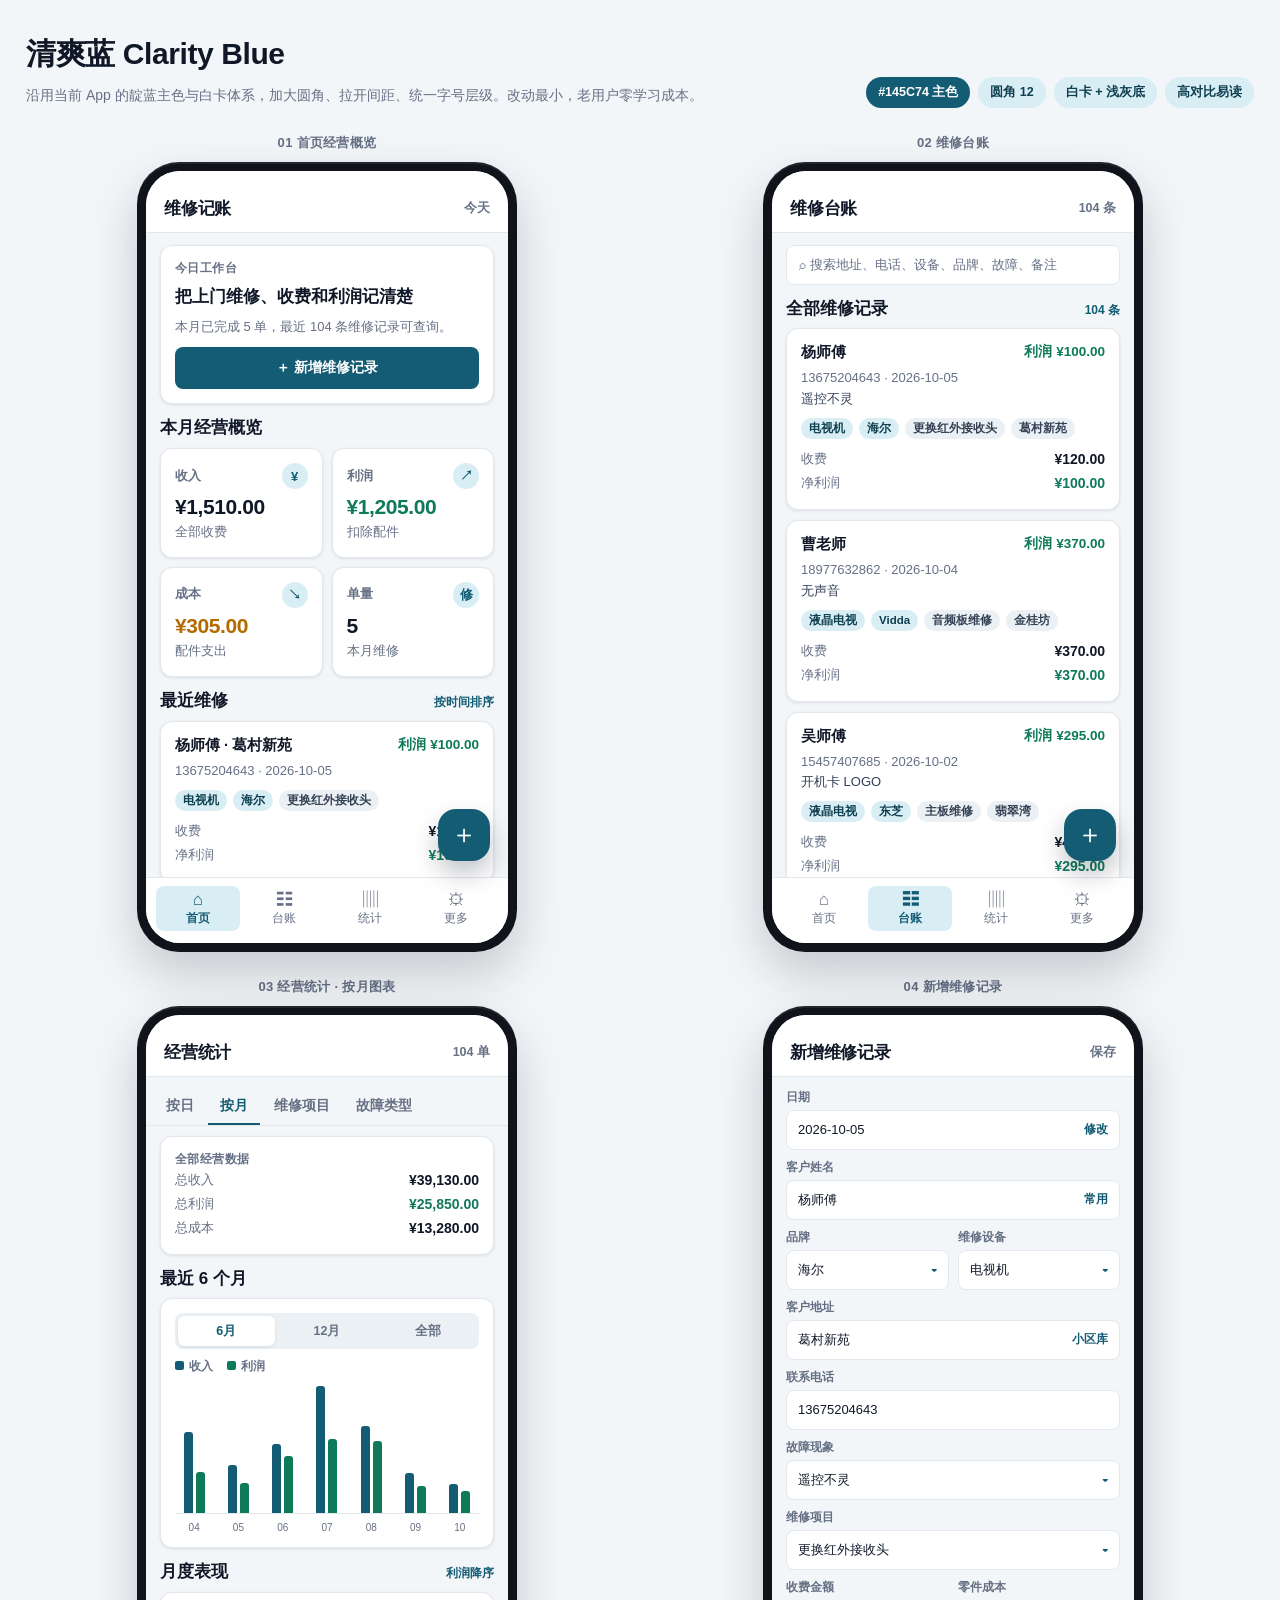
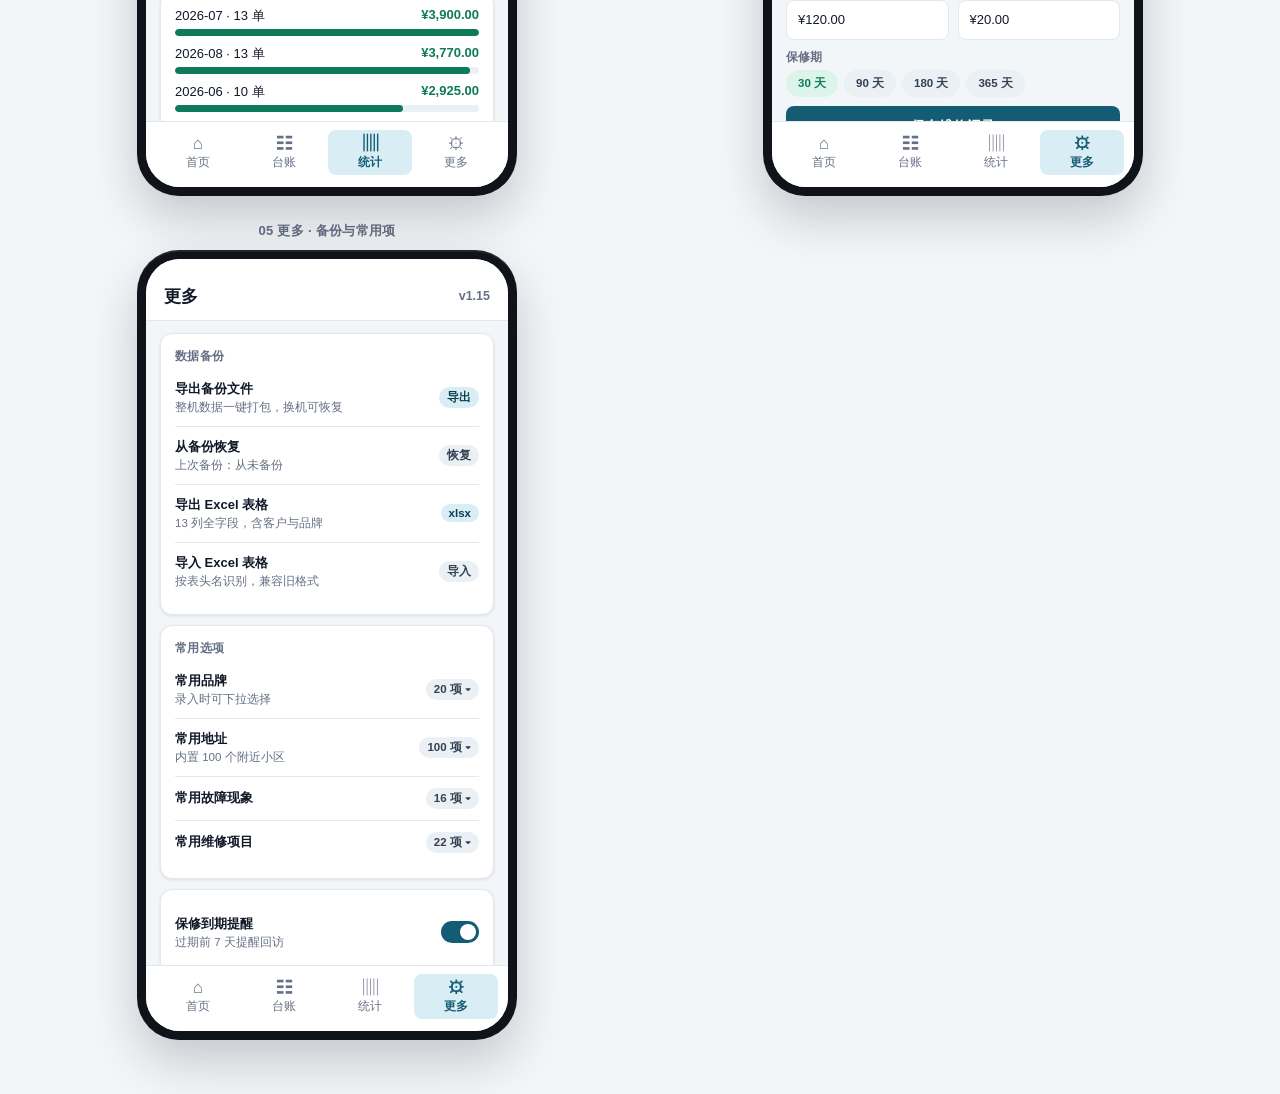
<file: docs/prototypes/ui-styles/01-清爽蓝.html>
<!doctype html>
<html lang="zh-CN">
<head>
<meta charset="utf-8" />
<meta name="viewport" content="width=device-width, initial-scale=1" />
<title>清爽蓝 Clarity Blue · 维修记账高保真原型</title>
<style>
/* 高保真原型基础样式：手机外框 + 通用组件骨架
   具体视觉由各主题 CSS 通过变量覆盖，这里只定义结构与默认排版。 */

:root {
  --bg: #f3f6f8;
  --surface: #ffffff;
  --surface-soft: #eaf0f3;
  --ink-900: #101828;
  --ink-700: #344054;
  --ink-500: #667085;
  --line: #e4e7ec;
  --primary: #145c74;
  --primary-ink: #0d3f50;
  --primary-soft: #d9eef4;
  --profit: #0f7a5a;
  --profit-soft: #ddf4ea;
  --cost: #b36b00;
  --danger: #b42318;
  --radius: 12px;
  --radius-sm: 8px;
  --shadow: 0 1px 3px rgba(16, 24, 40, .10);
  --card-pad: 14px;
  --phone-frame: #10131a;
  --fs-title: 17px;
  --fs-body: 13px;

  --font: -apple-system, BlinkMacSystemFont, "Segoe UI", "PingFang SC",
          "Microsoft YaHei", "Hiragino Sans GB", sans-serif;
}

* { box-sizing: border-box; }

body {
  margin: 0;
  font-family: var(--font);
  color: var(--ink-900);
  background: var(--bg);
  -webkit-font-smoothing: antialiased;
}

.board { width: min(1780px, 100%); margin: 0 auto; padding: 34px 26px 54px; }

.headline { display: flex; justify-content: space-between; gap: 26px; align-items: flex-end; margin-bottom: 26px; }
.headline h1 { margin: 0 0 8px; font-size: 30px; letter-spacing: -.4px; }
.headline p { margin: 0; max-width: 780px; color: var(--ink-500); line-height: 1.75; font-size: 14px; }

.tokens { display: flex; gap: 8px; flex-wrap: wrap; justify-content: flex-end; }
.token {
  padding: 7px 12px; border-radius: 999px; font-size: 12.5px; font-weight: 650;
  color: var(--primary-ink); background: var(--primary-soft);
}
.token.solid { color: #fff; background: var(--primary); }

.screens { display: grid; grid-template-columns: repeat(auto-fill, minmax(400px, 1fr)); gap: 26px 24px; }

.screen-wrap { display: grid; gap: 10px; justify-items: center; }
.screen-label {
  margin: 0; font-size: 13px; font-weight: 750; color: var(--ink-500);
  letter-spacing: .3px; align-self: start;
}

/* --- 手机外框 --- */
.phone {
  width: 380px; height: 790px; border-radius: 42px; padding: 9px;
  background: var(--phone-frame);
  box-shadow: 0 22px 48px rgba(16, 24, 40, .20), 0 2px 0 rgba(255, 255, 255, .08) inset;
  position: relative; flex: none;
}
.app {
  width: 100%; height: 100%; border-radius: 34px; overflow: hidden;
  display: flex; flex-direction: column; background: var(--bg); position: relative;
}

.topbar {
  display: flex; justify-content: space-between; align-items: center;
  padding: 26px 18px 12px; background: var(--surface);
  border-bottom: 1px solid var(--line); flex: none;
}
.topbar strong { font-size: var(--fs-title); letter-spacing: -.2px; }
.topbar span { font-size: 12.5px; color: var(--ink-500); font-weight: 600; }

.content { flex: 1; overflow: hidden; padding: 12px 14px 14px; background: var(--bg); }

.nav {
  display: grid; grid-template-columns: repeat(4, 1fr); gap: 2px;
  padding: 8px 10px 12px; background: var(--surface);
  border-top: 1px solid var(--line); flex: none;
}
.nav-item {
  display: flex; flex-direction: column; align-items: center; gap: 3px;
  color: var(--ink-500); font-size: 11.5px; padding: 5px 0; border-radius: var(--radius-sm);
}
.nav-item .glyph { font-size: 17px; line-height: 1; }
.nav-item.active { color: var(--primary); background: var(--primary-soft); font-weight: 750; }

.fab {
  position: absolute; right: 18px; bottom: 82px; width: 52px; height: 52px;
  border-radius: 18px; display: grid; place-items: center; color: #fff;
  background: var(--primary); font-size: 26px; font-weight: 500;
  box-shadow: 0 12px 24px rgba(16, 24, 40, .26);
}

/* --- 通用卡片 --- */
.card {
  background: var(--surface); border-radius: var(--radius); padding: var(--card-pad);
  margin-bottom: 10px; box-shadow: var(--shadow);
  border: 1px solid color-mix(in srgb, var(--ink-900) 5%, transparent);
}
.card.hero { display: grid; gap: 9px; }
.eyebrow { color: var(--ink-500); font-size: 12px; font-weight: 750; letter-spacing: .4px; }
.card h2, .section-title, .card h3 { margin: 0; font-size: var(--fs-title); line-height: 1.35; }
.muted { margin: 0; color: var(--ink-500); font-size: var(--fs-body); line-height: 1.6; }
.card p.body { margin: 0; font-size: var(--fs-body); line-height: 1.6; color: var(--ink-700); }

.button {
  height: 42px; display: flex; align-items: center; justify-content: center; gap: 7px;
  border-radius: var(--radius-sm); border: 0; background: var(--primary); color: #fff;
  font-weight: 750; font-size: 14px; font-family: var(--font);
}
.button.secondary { background: var(--surface); color: var(--primary); border: 1px solid var(--line); }

/* --- 指标格 --- */
.metrics { display: grid; grid-template-columns: 1fr 1fr; gap: 9px; margin-bottom: 10px; }
.metric { min-height: 96px; display: grid; align-content: space-between; margin-bottom: 0; }
.metric-head { display: flex; justify-content: space-between; align-items: center; color: var(--ink-500); font-size: 12.5px; font-weight: 700; }
.icon {
  width: 26px; height: 26px; display: grid; place-items: center; border-radius: 50%;
  background: var(--primary-soft); color: var(--primary); font-size: 13px; font-weight: 700;
}
.metric .value { font-size: 21px; font-weight: 850; margin: 6px 0 3px; letter-spacing: -.4px; }
.metric .value.profit { color: var(--profit); }
.metric .value.cost { color: var(--cost); }

.section-row { display: flex; justify-content: space-between; align-items: baseline; margin: 13px 0 8px; }
.section-row small { color: var(--primary); font-weight: 750; font-size: 12px; }

/* --- 记录卡 --- */
.repair-title { display: flex; justify-content: space-between; gap: 8px; align-items: flex-start; margin-bottom: 6px; }
.repair-title strong {
  font-size: 14.5px; max-width: 200px; overflow: hidden;
  text-overflow: ellipsis; white-space: nowrap;
}
.repair-title .amount { font-size: 13.5px; font-weight: 800; color: var(--profit); white-space: nowrap; }
.chip-row { display: flex; gap: 6px; flex-wrap: wrap; margin: 8px 0; }
.chip {
  display: inline-flex; align-items: center; padding: 3px 8px; border-radius: 999px;
  font-size: 11.5px; font-weight: 650; color: var(--ink-700); background: var(--surface-soft);
}
.chip.accent { color: var(--primary-ink); background: var(--primary-soft); }
.chip.warn { color: var(--danger); background: color-mix(in srgb, var(--danger) 12%, transparent); }
.chip.ok { color: var(--profit); background: var(--profit-soft); }
.amount-row { display: flex; justify-content: space-between; align-items: center; padding: 3px 0; font-size: var(--fs-body); color: var(--ink-500); }
.amount-row b { color: var(--ink-900); font-size: 14px; font-weight: 800; }
.amount-row b.green { color: var(--profit); }

.search {
  display: flex; align-items: center; gap: 7px; height: 40px; padding: 0 12px;
  border-radius: var(--radius-sm); background: var(--surface); color: var(--ink-500);
  font-size: var(--fs-body); border: 1px solid var(--line); margin-bottom: 10px;
}

/* --- 分段控件 / 标签 --- */
.segmented { display: flex; gap: 4px; padding: 3px; border-radius: var(--radius-sm); background: var(--surface-soft); }
.segmented button {
  flex: 1; height: 30px; border: 0; border-radius: 6px; background: transparent;
  font-family: var(--font); font-size: 12.5px; font-weight: 700; color: var(--ink-500);
}
.segmented button.active { background: var(--surface); color: var(--primary); box-shadow: var(--shadow); }
.tabs { display: flex; gap: 2px; border-bottom: 1px solid var(--line); margin: 0 -14px 10px; padding: 0 8px; }
.tab { padding: 8px 12px; font-size: 13.5px; font-weight: 650; color: var(--ink-500); border-bottom: 2px solid transparent; }
.tab.active { color: var(--primary); border-bottom-color: var(--primary); font-weight: 800; }

/* --- 柱状图 --- */
.chart { display: grid; gap: 8px; }
.chart-legend { display: flex; gap: 14px; font-size: 11.5px; color: var(--ink-500); font-weight: 650; }
.chart-legend i { display: inline-block; width: 9px; height: 9px; border-radius: 2px; margin-right: 5px; }
.chart-body { display: flex; align-items: flex-end; gap: 6px; height: 132px; padding-top: 4px; border-bottom: 1px solid var(--line); }
.bar-group { flex: 1; display: flex; align-items: flex-end; justify-content: center; gap: 3px; height: 100%; }
.bar-group span { width: 9px; border-radius: 3px 3px 0 0; display: block; }
.bar-group span.rev { background: var(--primary); }
.bar-group span.pro { background: var(--profit); }
.chart-axis { display: flex; gap: 6px; }
.chart-axis span { flex: 1; text-align: center; font-size: 10px; color: var(--ink-500); }

/* --- 排行条 --- */
.rank { display: grid; gap: 9px; }
.rank-row { display: grid; gap: 4px; }
.rank-top { display: flex; justify-content: space-between; font-size: var(--fs-body); }
.rank-top b { font-weight: 800; }
.progress { height: 7px; border-radius: 999px; background: var(--surface-soft); overflow: hidden; }
.progress i { display: block; height: 100%; border-radius: 999px; background: var(--primary); }
.progress i.pro { background: var(--profit); }

/* --- 表单 --- */
.field { margin-bottom: 9px; }
.field label { display: block; font-size: 12px; font-weight: 700; color: var(--ink-500); margin-bottom: 4px; }
.input {
  height: 40px; display: flex; align-items: center; justify-content: space-between;
  padding: 0 11px; border-radius: var(--radius-sm); background: var(--surface);
  border: 1px solid var(--line); font-size: var(--fs-body); color: var(--ink-900);
}
.input .pick { color: var(--primary); font-weight: 750; font-size: 12px; }
.field-row { display: grid; grid-template-columns: 1fr 1fr; gap: 9px; }

/* --- 设置列表 --- */
.setting { display: flex; align-items: center; justify-content: space-between; padding: 11px 0; border-bottom: 1px solid var(--line); }
.setting:last-child { border-bottom: 0; }
.setting .label { font-size: var(--fs-body); font-weight: 650; }
.setting .sub { font-size: 11.5px; color: var(--ink-500); margin-top: 2px; }
.switch { width: 38px; height: 22px; border-radius: 999px; background: var(--line); position: relative; flex: none; }
.switch i { position: absolute; top: 3px; left: 3px; width: 16px; height: 16px; border-radius: 50%; background: #fff; }
.switch.on { background: var(--primary); }
.switch.on i { left: 19px; }

/* --- 对比看板（index.html 用） --- */
.compare { display: grid; grid-template-columns: repeat(auto-fit, minmax(400px, 1fr)); gap: 24px; }
.theme-clarity { --bg: #f3f6f8; --surface: #ffffff; --surface-soft: #eaf0f3; --ink-900: #101828; --ink-700: #344054; --ink-500: #667085; --line: #e4e7ec; --primary: #145c74; --primary-ink: #0d3f50; --primary-soft: #d9eef4; --profit: #0f7a5a; --profit-soft: #ddf4ea; --cost: #b36b00; --danger: #b42318; --radius: 12px; --radius-sm: 8px; --shadow: 0 1px 3px rgba(16,24,40,.10); --card-pad: 14px; --phone-frame: #10131a; --fs-title: 17px; --fs-body: 13px; }
.theme-night    { --bg: #0e1621; --surface: #18222f; --surface-soft: #22303f; --ink-900: #eef3f8; --ink-700: #c3d0dd; --ink-500: #8fa1b3; --line: #2b3a4b; --primary: #57c7e8; --primary-ink: #b9e9f7; --primary-soft: #1d3346; --profit: #3ed598; --profit-soft: #16332a; --cost: #f3b23c; --danger: #ff6b5e; --radius: 14px; --radius-sm: 10px; --shadow: 0 1px 0 rgba(255,255,255,.04); --card-pad: 14px; --phone-frame: #05080d; --fs-title: 17px; --fs-body: 13px; }
.theme-warm     { --bg: #fbf5ec; --surface: #fffdf8; --surface-soft: #f4ece0; --ink-900: #2a211a; --ink-700: #5a4a3b; --ink-500: #8a7663; --line: #ece0cf; --primary: #9a5b28; --primary-ink: #6d3d17; --primary-soft: #f6e6d3; --profit: #4f7a3a; --profit-soft: #e6f0dc; --cost: #c2701c; --danger: #c0392b; --radius: 16px; --radius-sm: 12px; --shadow: 0 2px 6px rgba(90, 60, 30, .08); --card-pad: 15px; --phone-frame: #2a211a; --fs-title: 18px; --fs-body: 13.5px; }
.theme-exec     { --bg: #f4f6f9; --surface: #ffffff; --surface-soft: #eef1f6; --ink-900: #0f172a; --ink-700: #334155; --ink-500: #64748b; --line: #dfe4ec; --primary: #2563eb; --primary-ink: #1e40af; --primary-soft: #e2ebfd; --profit: #047857; --profit-soft: #dcf3e9; --cost: #b45309; --danger: #dc2626; --radius: 6px; --radius-sm: 4px; --shadow: none; --card-pad: 11px; --phone-frame: #0f172a; --fs-title: 15px; --fs-body: 12.5px; }

.card { border: 1px solid var(--line); }

table.tokentable { width: 100%; border-collapse: collapse; font-size: 13px; margin-top: 8px; }
table.tokentable th, table.tokentable td { padding: 9px 12px; text-align: left; border-bottom: 1px solid var(--line); }
table.tokentable th { color: var(--ink-500); font-weight: 700; font-size: 12px; }
table.tokentable td:first-child { font-weight: 700; }
.swatch { display: inline-block; width: 15px; height: 15px; border-radius: 4px; vertical-align: -3px; margin-right: 6px; border: 1px solid var(--line); }

.picklist { display: flex; gap: 8px; flex-wrap: wrap; margin-top: 12px; }
.picklist a {
  padding: 9px 14px; border-radius: 999px; font-size: 13px; font-weight: 700; text-decoration: none;
  color: var(--primary-ink); background: var(--primary-soft); border: 1px solid var(--line);
}
.picklist a:hover { background: var(--primary); color: #fff; }


/* ================= 主题变量 ================= */
/* 主题 01 · 清爽蓝 Clarity Blue
   定位：延续现有 App 的视觉语言，做圆角与留白的现代化升级。
   适合：长时间看账、户外强光下查看（对比度高、卡片分明）。 */
:root {
  --bg: #f3f6f8;
  --surface: #ffffff;
  --surface-soft: #eaf0f3;
  --ink-900: #101828;
  --ink-700: #344054;
  --ink-500: #667085;
  --line: #e4e7ec;
  --primary: #145c74;
  --primary-ink: #0d3f50;
  --primary-soft: #d9eef4;
  --profit: #0f7a5a;
  --profit-soft: #ddf4ea;
  --cost: #b36b00;
  --danger: #b42318;
  --radius: 12px;
  --radius-sm: 8px;
  --shadow: 0 1px 3px rgba(16, 24, 40, .10);
  --card-pad: 14px;
  --phone-frame: #10131a;
  --fs-title: 17px;
  --fs-body: 13px;
}

</style>
</head>
<body>
<div class="board">
  <header class="headline">
    <div>
      <h1>清爽蓝 Clarity Blue</h1>
      <p>沿用当前 App 的靛蓝主色与白卡体系，加大圆角、拉开间距、统一字号层级。改动最小，老用户零学习成本。</p>
    </div>
    <div class="tokens">
      <span class="token solid">#145C74 主色</span>
      <span class="token">圆角 12</span>
      <span class="token">白卡 + 浅灰底</span>
      <span class="token">高对比易读</span>
    </div>
  </header>
  <section class="screens">
<!-- 共用屏幕内容：5 屏，覆盖核心流程。视觉由外层主题变量决定。 -->

<!-- SCREEN:home START -->
<article class="screen-wrap">
  <p class="screen-label">01 首页经营概览</p>
  <div class="phone">
    <div class="app">
      <div class="topbar"><strong>维修记账</strong><span>今天</span></div>
      <div class="content">
        <div class="card hero">
          <div class="eyebrow">今日工作台</div>
          <h2>把上门维修、收费和利润记清楚</h2>
          <p class="muted">本月已完成 5 单，最近 104 条维修记录可查询。</p>
          <div class="button">＋ 新增维修记录</div>
        </div>
        <div class="section-row"><strong class="section-title">本月经营概览</strong></div>
        <div class="metrics">
          <div class="card metric">
            <div class="metric-head"><span>收入</span><span class="icon">¥</span></div>
            <div><div class="value">¥1,510.00</div><p class="muted">全部收费</p></div>
          </div>
          <div class="card metric">
            <div class="metric-head"><span>利润</span><span class="icon">↗</span></div>
            <div><div class="value profit">¥1,205.00</div><p class="muted">扣除配件</p></div>
          </div>
          <div class="card metric">
            <div class="metric-head"><span>成本</span><span class="icon">↘</span></div>
            <div><div class="value cost">¥305.00</div><p class="muted">配件支出</p></div>
          </div>
          <div class="card metric">
            <div class="metric-head"><span>单量</span><span class="icon">修</span></div>
            <div><div class="value">5</div><p class="muted">本月维修</p></div>
          </div>
        </div>
        <div class="section-row"><strong class="section-title">最近维修</strong><small>按时间排序</small></div>
        <div class="card">
          <div class="repair-title"><strong>杨师傅 · 葛村新苑</strong><span class="amount">利润 ¥100.00</span></div>
          <p class="muted">13675204643 · 2026-10-05</p>
          <div class="chip-row">
            <span class="chip accent">电视机</span>
            <span class="chip accent">海尔</span>
            <span class="chip">更换红外接收头</span>
          </div>
          <div class="amount-row"><span>收费</span><b>¥120.00</b></div>
          <div class="amount-row"><span>净利润</span><b class="green">¥100.00</b></div>
        </div>
        <div class="card">
          <div class="repair-title"><strong>曹老师 · 金桂坊</strong><span class="amount">利润 ¥370.00</span></div>
          <p class="muted">18977632862 · 2026-10-04</p>
          <div class="chip-row">
            <span class="chip accent">液晶电视</span>
            <span class="chip accent">Vidda</span>
            <span class="chip">音频板维修</span>
          </div>
          <div class="amount-row"><span>收费</span><b>¥370.00</b></div>
          <div class="amount-row"><span>净利润</span><b class="green">¥370.00</b></div>
        </div>
      </div>
      <div class="fab">＋</div>
      <nav class="nav">
        <div class="nav-item active"><span class="glyph">⌂</span><span>首页</span></div>
        <div class="nav-item"><span class="glyph">☷</span><span>台账</span></div>
        <div class="nav-item"><span class="glyph">▥</span><span>统计</span></div>
        <div class="nav-item"><span class="glyph">⚙</span><span>更多</span></div>
      </nav>
    </div>
  </div>
</article>
<!-- SCREEN:home END -->

<!-- SCREEN:list START -->
<article class="screen-wrap">
  <p class="screen-label">02 维修台账</p>
  <div class="phone">
    <div class="app">
      <div class="topbar"><strong>维修台账</strong><span>104 条</span></div>
      <div class="content">
        <div class="search">⌕ 搜索地址、电话、设备、品牌、故障、备注</div>
        <div class="section-row"><strong class="section-title">全部维修记录</strong><small>104 条</small></div>
        <div class="card">
          <div class="repair-title"><strong>杨师傅</strong><span class="amount">利润 ¥100.00</span></div>
          <p class="muted">13675204643 · 2026-10-05</p>
          <p class="body">遥控不灵</p>
          <div class="chip-row">
            <span class="chip accent">电视机</span>
            <span class="chip accent">海尔</span>
            <span class="chip">更换红外接收头</span>
            <span class="chip">葛村新苑</span>
          </div>
          <div class="amount-row"><span>收费</span><b>¥120.00</b></div>
          <div class="amount-row"><span>净利润</span><b class="green">¥100.00</b></div>
        </div>
        <div class="card">
          <div class="repair-title"><strong>曹老师</strong><span class="amount">利润 ¥370.00</span></div>
          <p class="muted">18977632862 · 2026-10-04</p>
          <p class="body">无声音</p>
          <div class="chip-row">
            <span class="chip accent">液晶电视</span>
            <span class="chip accent">Vidda</span>
            <span class="chip">音频板维修</span>
            <span class="chip">金桂坊</span>
          </div>
          <div class="amount-row"><span>收费</span><b>¥370.00</b></div>
          <div class="amount-row"><span>净利润</span><b class="green">¥370.00</b></div>
        </div>
        <div class="card">
          <div class="repair-title"><strong>吴师傅</strong><span class="amount">利润 ¥295.00</span></div>
          <p class="muted">15457407685 · 2026-10-02</p>
          <p class="body">开机卡 LOGO</p>
          <div class="chip-row">
            <span class="chip accent">液晶电视</span>
            <span class="chip accent">东芝</span>
            <span class="chip">主板维修</span>
            <span class="chip">翡翠湾</span>
          </div>
          <div class="amount-row"><span>收费</span><b>¥430.00</b></div>
          <div class="amount-row"><span>净利润</span><b class="green">¥295.00</b></div>
        </div>
      </div>
      <div class="fab">＋</div>
      <nav class="nav">
        <div class="nav-item"><span class="glyph">⌂</span><span>首页</span></div>
        <div class="nav-item active"><span class="glyph">☷</span><span>台账</span></div>
        <div class="nav-item"><span class="glyph">▥</span><span>统计</span></div>
        <div class="nav-item"><span class="glyph">⚙</span><span>更多</span></div>
      </nav>
    </div>
  </div>
</article>
<!-- SCREEN:list END -->

<!-- SCREEN:stats START -->
<article class="screen-wrap">
  <p class="screen-label">03 经营统计 · 按月图表</p>
  <div class="phone">
    <div class="app">
      <div class="topbar"><strong>经营统计</strong><span>104 单</span></div>
      <div class="content">
        <div class="tabs">
          <div class="tab">按日</div>
          <div class="tab active">按月</div>
          <div class="tab">维修项目</div>
          <div class="tab">故障类型</div>
        </div>
        <div class="card">
          <div class="eyebrow">全部经营数据</div>
          <div class="amount-row"><span>总收入</span><b>¥39,130.00</b></div>
          <div class="amount-row"><span>总利润</span><b class="green">¥25,850.00</b></div>
          <div class="amount-row"><span>总成本</span><b>¥13,280.00</b></div>
        </div>
        <div class="section-row"><strong class="section-title">最近 6 个月</strong></div>
        <div class="card">
          <div class="segmented">
            <button class="active">6月</button><button>12月</button><button>全部</button>
          </div>
          <div class="chart" style="margin-top:10px">
            <div class="chart-legend">
              <span><i style="background:var(--primary)"></i>收入</span>
              <span><i style="background:var(--profit)"></i>利润</span>
            </div>
            <div class="chart-body">
              <div class="bar-group"><span class="rev" style="height:64%"></span><span class="pro" style="height:33%"></span></div>
              <div class="bar-group"><span class="rev" style="height:38%"></span><span class="pro" style="height:24%"></span></div>
              <div class="bar-group"><span class="rev" style="height:55%"></span><span class="pro" style="height:45%"></span></div>
              <div class="bar-group"><span class="rev" style="height:100%"></span><span class="pro" style="height:59%"></span></div>
              <div class="bar-group"><span class="rev" style="height:69%"></span><span class="pro" style="height:57%"></span></div>
              <div class="bar-group"><span class="rev" style="height:32%"></span><span class="pro" style="height:22%"></span></div>
              <div class="bar-group"><span class="rev" style="height:23%"></span><span class="pro" style="height:18%"></span></div>
            </div>
            <div class="chart-axis">
              <span>04</span><span>05</span><span>06</span><span>07</span><span>08</span><span>09</span><span>10</span>
            </div>
          </div>
        </div>
        <div class="section-row"><strong class="section-title">月度表现</strong><small>利润降序</small></div>
        <div class="card">
          <div class="rank">
            <div class="rank-row">
              <div class="rank-top"><span>2026-07 · 13 单</span><b style="color:var(--profit)">¥3,900.00</b></div>
              <div class="progress"><i class="pro" style="width:100%"></i></div>
            </div>
            <div class="rank-row">
              <div class="rank-top"><span>2026-08 · 13 单</span><b style="color:var(--profit)">¥3,770.00</b></div>
              <div class="progress"><i class="pro" style="width:97%"></i></div>
            </div>
            <div class="rank-row">
              <div class="rank-top"><span>2026-06 · 10 单</span><b style="color:var(--profit)">¥2,925.00</b></div>
              <div class="progress"><i class="pro" style="width:75%"></i></div>
            </div>
            <div class="rank-row">
              <div class="rank-top"><span>2026-04 · 7 单</span><b style="color:var(--profit)">¥2,160.00</b></div>
              <div class="progress"><i class="pro" style="width:55%"></i></div>
            </div>
          </div>
        </div>
      </div>
      <nav class="nav">
        <div class="nav-item"><span class="glyph">⌂</span><span>首页</span></div>
        <div class="nav-item"><span class="glyph">☷</span><span>台账</span></div>
        <div class="nav-item active"><span class="glyph">▥</span><span>统计</span></div>
        <div class="nav-item"><span class="glyph">⚙</span><span>更多</span></div>
      </nav>
    </div>
  </div>
</article>
<!-- SCREEN:stats END -->

<!-- SCREEN:editor START -->
<article class="screen-wrap">
  <p class="screen-label">04 新增维修记录</p>
  <div class="phone">
    <div class="app">
      <div class="topbar"><strong>新增维修记录</strong><span>保存</span></div>
      <div class="content">
        <div class="field">
          <label>日期</label>
          <div class="input"><span>2026-10-05</span><span class="pick">修改</span></div>
        </div>
        <div class="field">
          <label>客户姓名</label>
          <div class="input"><span>杨师傅</span><span class="pick">常用</span></div>
        </div>
        <div class="field-row">
          <div class="field">
            <label>品牌</label>
            <div class="input"><span>海尔</span><span class="pick">▾</span></div>
          </div>
          <div class="field">
            <label>维修设备</label>
            <div class="input"><span>电视机</span><span class="pick">▾</span></div>
          </div>
        </div>
        <div class="field">
          <label>客户地址</label>
          <div class="input"><span>葛村新苑</span><span class="pick">小区库</span></div>
        </div>
        <div class="field">
          <label>联系电话</label>
          <div class="input"><span>13675204643</span></div>
        </div>
        <div class="field">
          <label>故障现象</label>
          <div class="input"><span>遥控不灵</span><span class="pick">▾</span></div>
        </div>
        <div class="field">
          <label>维修项目</label>
          <div class="input"><span>更换红外接收头</span><span class="pick">▾</span></div>
        </div>
        <div class="field-row">
          <div class="field">
            <label>收费金额</label>
            <div class="input"><span>¥120.00</span></div>
          </div>
          <div class="field">
            <label>零件成本</label>
            <div class="input"><span>¥20.00</span></div>
          </div>
        </div>
        <div class="field">
          <label>保修期</label>
          <div class="chip-row" style="margin:0">
            <span class="chip ok" style="padding:6px 12px">30 天</span>
            <span class="chip" style="padding:6px 12px">90 天</span>
            <span class="chip" style="padding:6px 12px">180 天</span>
            <span class="chip" style="padding:6px 12px">365 天</span>
          </div>
        </div>
        <div class="button" style="margin-top:4px">保存维修记录</div>
      </div>
      <nav class="nav">
        <div class="nav-item"><span class="glyph">⌂</span><span>首页</span></div>
        <div class="nav-item"><span class="glyph">☷</span><span>台账</span></div>
        <div class="nav-item"><span class="glyph">▥</span><span>统计</span></div>
        <div class="nav-item active"><span class="glyph">⚙</span><span>更多</span></div>
      </nav>
    </div>
  </div>
</article>
<!-- SCREEN:editor END -->

<!-- SCREEN:more START -->
<article class="screen-wrap">
  <p class="screen-label">05 更多 · 备份与常用项</p>
  <div class="phone">
    <div class="app">
      <div class="topbar"><strong>更多</strong><span>v1.15</span></div>
      <div class="content">
        <div class="card">
          <div class="eyebrow" style="margin-bottom:4px">数据备份</div>
          <div class="setting">
            <div><div class="label">导出备份文件</div><div class="sub">整机数据一键打包，换机可恢复</div></div>
            <span class="chip accent">导出</span>
          </div>
          <div class="setting">
            <div><div class="label">从备份恢复</div><div class="sub">上次备份：从未备份</div></div>
            <span class="chip">恢复</span>
          </div>
          <div class="setting">
            <div><div class="label">导出 Excel 表格</div><div class="sub">13 列全字段，含客户与品牌</div></div>
            <span class="chip accent">xlsx</span>
          </div>
          <div class="setting">
            <div><div class="label">导入 Excel 表格</div><div class="sub">按表头名识别，兼容旧格式</div></div>
            <span class="chip">导入</span>
          </div>
        </div>
        <div class="card">
          <div class="eyebrow" style="margin-bottom:4px">常用选项</div>
          <div class="setting">
            <div><div class="label">常用品牌</div><div class="sub">录入时可下拉选择</div></div>
            <span class="chip">20 项 ▾</span>
          </div>
          <div class="setting">
            <div><div class="label">常用地址</div><div class="sub">内置 100 个附近小区</div></div>
            <span class="chip">100 项 ▾</span>
          </div>
          <div class="setting">
            <div><div class="label">常用故障现象</div></div>
            <span class="chip">16 项 ▾</span>
          </div>
          <div class="setting">
            <div><div class="label">常用维修项目</div></div>
            <span class="chip">22 项 ▾</span>
          </div>
        </div>
        <div class="card">
          <div class="setting" style="border:0">
            <div><div class="label">保修到期提醒</div><div class="sub">过期前 7 天提醒回访</div></div>
            <span class="switch on"><i></i></span>
          </div>
        </div>
      </div>
      <nav class="nav">
        <div class="nav-item"><span class="glyph">⌂</span><span>首页</span></div>
        <div class="nav-item"><span class="glyph">☷</span><span>台账</span></div>
        <div class="nav-item"><span class="glyph">▥</span><span>统计</span></div>
        <div class="nav-item active"><span class="glyph">⚙</span><span>更多</span></div>
      </nav>
    </div>
  </div>
</article>
<!-- SCREEN:more END -->
  </section>
</div>
</body>
</html>
</file>
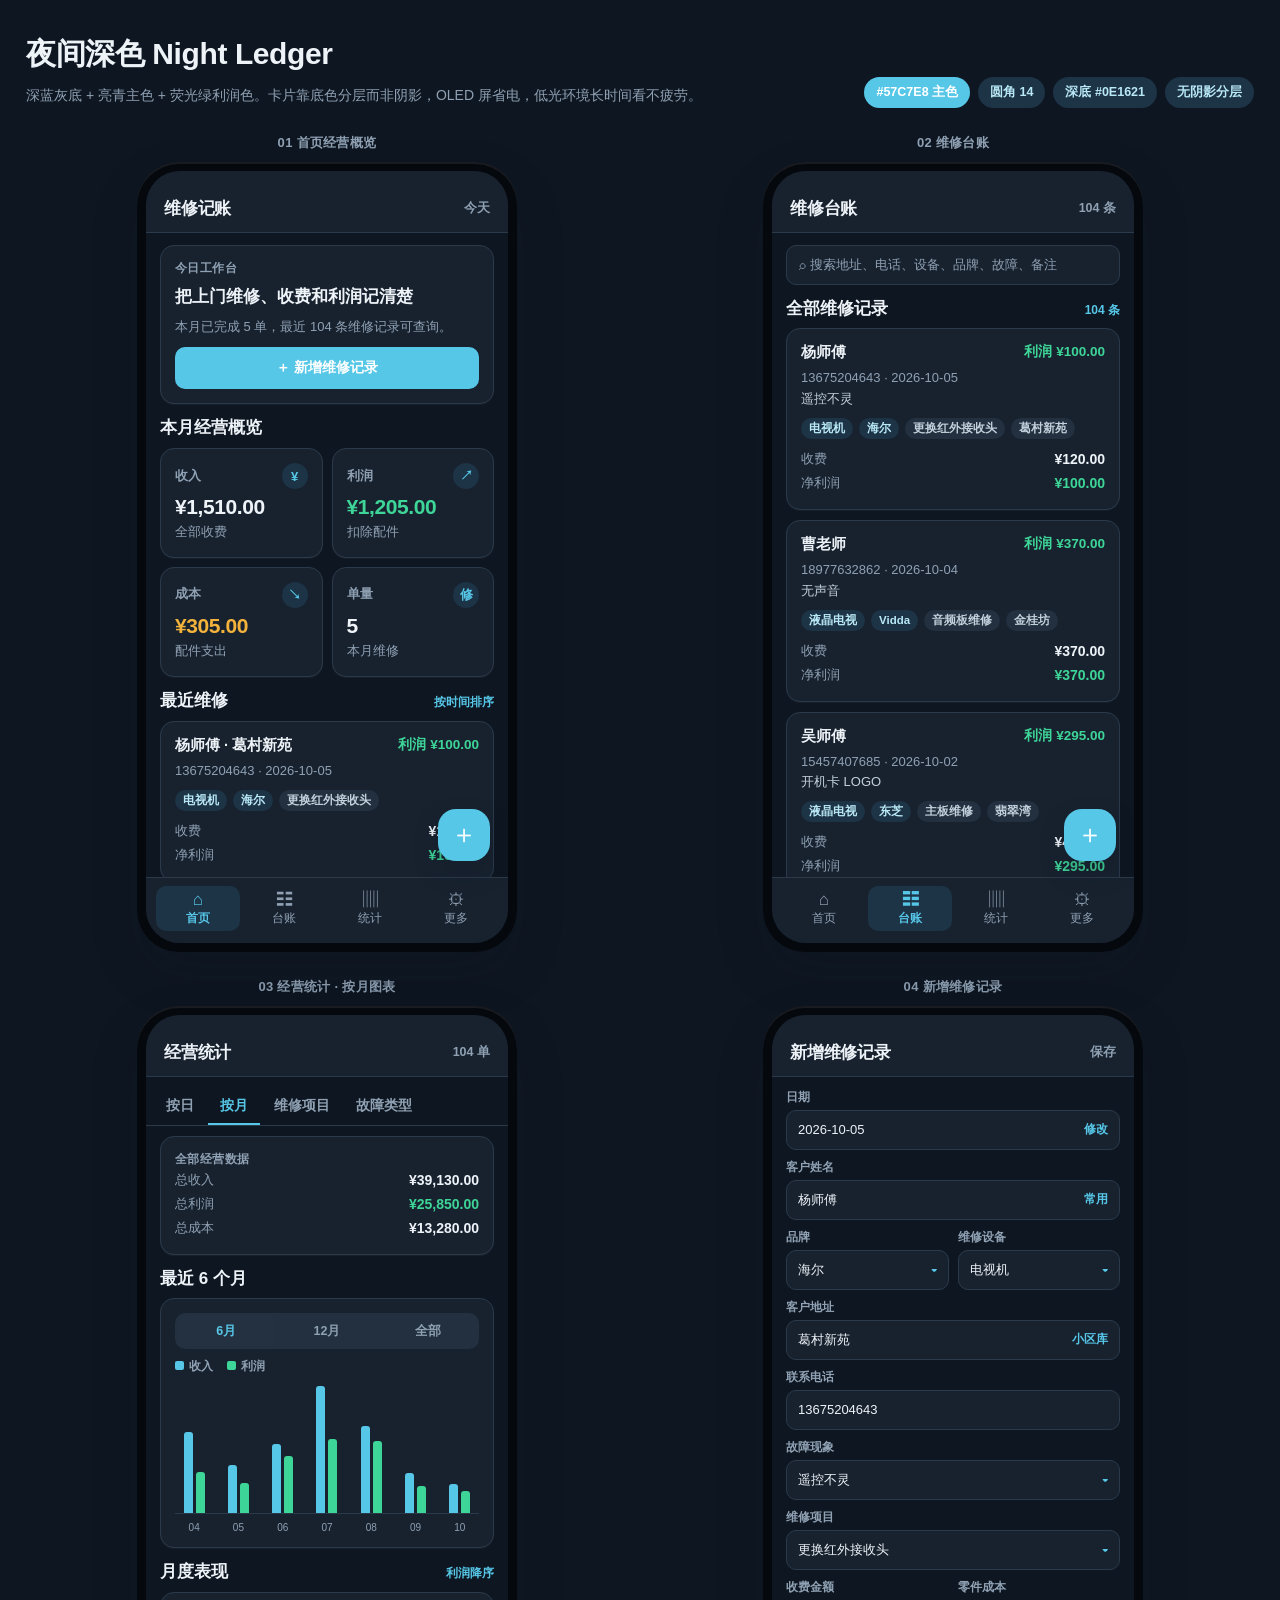
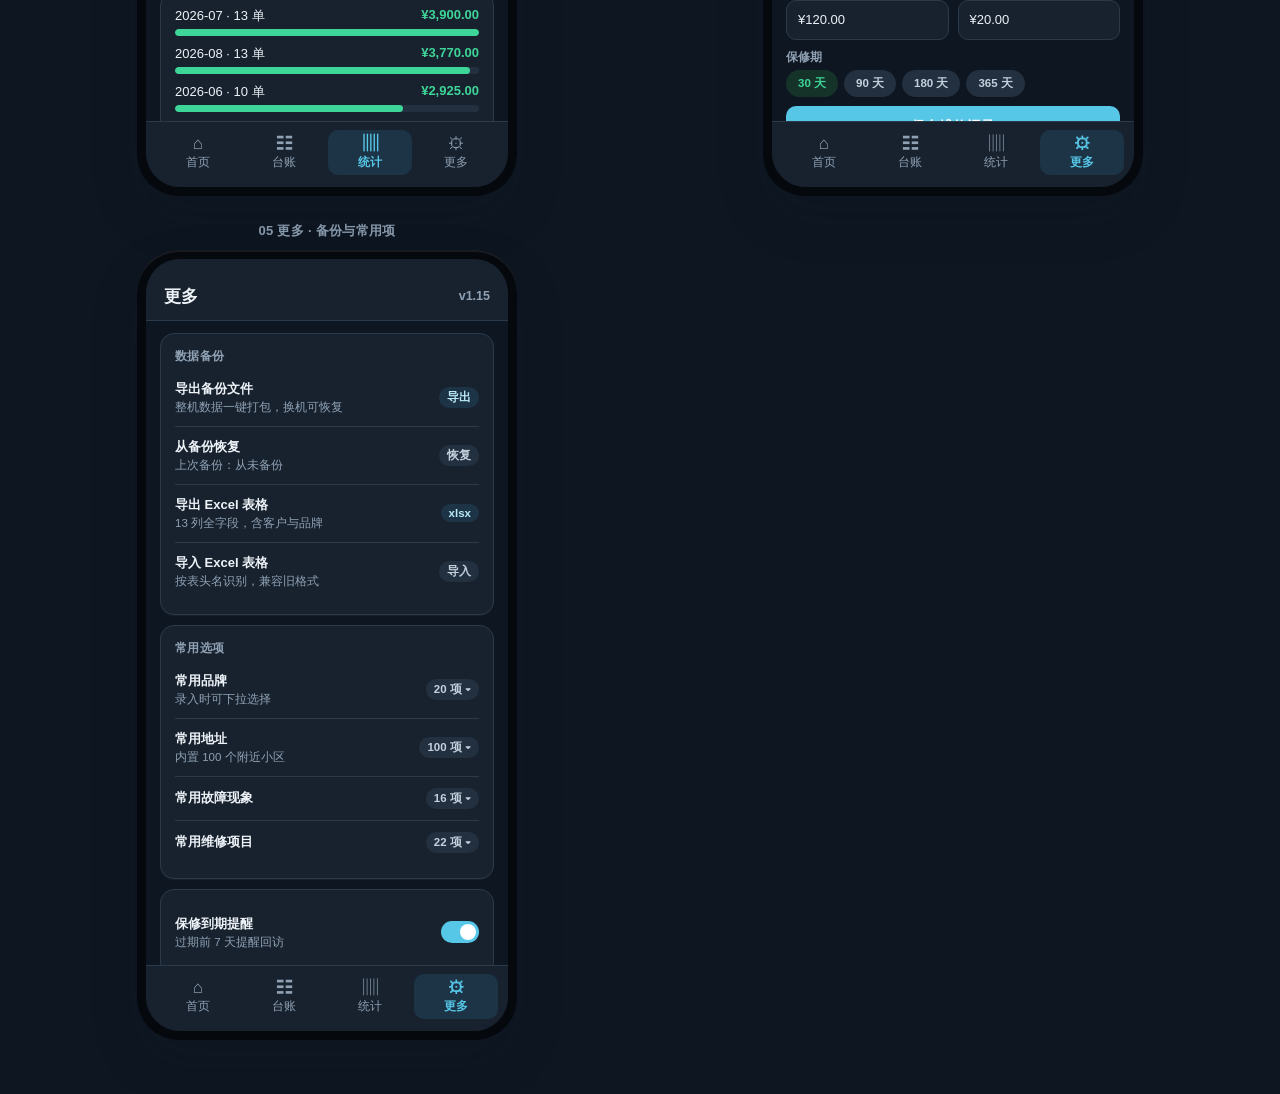
<file: docs/prototypes/ui-styles/02-夜间深色.html>
<!doctype html>
<html lang="zh-CN">
<head>
<meta charset="utf-8" />
<meta name="viewport" content="width=device-width, initial-scale=1" />
<title>夜间深色 Night Ledger · 维修记账高保真原型</title>
<style>
/* 高保真原型基础样式：手机外框 + 通用组件骨架
   具体视觉由各主题 CSS 通过变量覆盖，这里只定义结构与默认排版。 */

:root {
  --bg: #f3f6f8;
  --surface: #ffffff;
  --surface-soft: #eaf0f3;
  --ink-900: #101828;
  --ink-700: #344054;
  --ink-500: #667085;
  --line: #e4e7ec;
  --primary: #145c74;
  --primary-ink: #0d3f50;
  --primary-soft: #d9eef4;
  --profit: #0f7a5a;
  --profit-soft: #ddf4ea;
  --cost: #b36b00;
  --danger: #b42318;
  --radius: 12px;
  --radius-sm: 8px;
  --shadow: 0 1px 3px rgba(16, 24, 40, .10);
  --card-pad: 14px;
  --phone-frame: #10131a;
  --fs-title: 17px;
  --fs-body: 13px;

  --font: -apple-system, BlinkMacSystemFont, "Segoe UI", "PingFang SC",
          "Microsoft YaHei", "Hiragino Sans GB", sans-serif;
}

* { box-sizing: border-box; }

body {
  margin: 0;
  font-family: var(--font);
  color: var(--ink-900);
  background: var(--bg);
  -webkit-font-smoothing: antialiased;
}

.board { width: min(1780px, 100%); margin: 0 auto; padding: 34px 26px 54px; }

.headline { display: flex; justify-content: space-between; gap: 26px; align-items: flex-end; margin-bottom: 26px; }
.headline h1 { margin: 0 0 8px; font-size: 30px; letter-spacing: -.4px; }
.headline p { margin: 0; max-width: 780px; color: var(--ink-500); line-height: 1.75; font-size: 14px; }

.tokens { display: flex; gap: 8px; flex-wrap: wrap; justify-content: flex-end; }
.token {
  padding: 7px 12px; border-radius: 999px; font-size: 12.5px; font-weight: 650;
  color: var(--primary-ink); background: var(--primary-soft);
}
.token.solid { color: #fff; background: var(--primary); }

.screens { display: grid; grid-template-columns: repeat(auto-fill, minmax(400px, 1fr)); gap: 26px 24px; }

.screen-wrap { display: grid; gap: 10px; justify-items: center; }
.screen-label {
  margin: 0; font-size: 13px; font-weight: 750; color: var(--ink-500);
  letter-spacing: .3px; align-self: start;
}

/* --- 手机外框 --- */
.phone {
  width: 380px; height: 790px; border-radius: 42px; padding: 9px;
  background: var(--phone-frame);
  box-shadow: 0 22px 48px rgba(16, 24, 40, .20), 0 2px 0 rgba(255, 255, 255, .08) inset;
  position: relative; flex: none;
}
.app {
  width: 100%; height: 100%; border-radius: 34px; overflow: hidden;
  display: flex; flex-direction: column; background: var(--bg); position: relative;
}

.topbar {
  display: flex; justify-content: space-between; align-items: center;
  padding: 26px 18px 12px; background: var(--surface);
  border-bottom: 1px solid var(--line); flex: none;
}
.topbar strong { font-size: var(--fs-title); letter-spacing: -.2px; }
.topbar span { font-size: 12.5px; color: var(--ink-500); font-weight: 600; }

.content { flex: 1; overflow: hidden; padding: 12px 14px 14px; background: var(--bg); }

.nav {
  display: grid; grid-template-columns: repeat(4, 1fr); gap: 2px;
  padding: 8px 10px 12px; background: var(--surface);
  border-top: 1px solid var(--line); flex: none;
}
.nav-item {
  display: flex; flex-direction: column; align-items: center; gap: 3px;
  color: var(--ink-500); font-size: 11.5px; padding: 5px 0; border-radius: var(--radius-sm);
}
.nav-item .glyph { font-size: 17px; line-height: 1; }
.nav-item.active { color: var(--primary); background: var(--primary-soft); font-weight: 750; }

.fab {
  position: absolute; right: 18px; bottom: 82px; width: 52px; height: 52px;
  border-radius: 18px; display: grid; place-items: center; color: #fff;
  background: var(--primary); font-size: 26px; font-weight: 500;
  box-shadow: 0 12px 24px rgba(16, 24, 40, .26);
}

/* --- 通用卡片 --- */
.card {
  background: var(--surface); border-radius: var(--radius); padding: var(--card-pad);
  margin-bottom: 10px; box-shadow: var(--shadow);
  border: 1px solid color-mix(in srgb, var(--ink-900) 5%, transparent);
}
.card.hero { display: grid; gap: 9px; }
.eyebrow { color: var(--ink-500); font-size: 12px; font-weight: 750; letter-spacing: .4px; }
.card h2, .section-title, .card h3 { margin: 0; font-size: var(--fs-title); line-height: 1.35; }
.muted { margin: 0; color: var(--ink-500); font-size: var(--fs-body); line-height: 1.6; }
.card p.body { margin: 0; font-size: var(--fs-body); line-height: 1.6; color: var(--ink-700); }

.button {
  height: 42px; display: flex; align-items: center; justify-content: center; gap: 7px;
  border-radius: var(--radius-sm); border: 0; background: var(--primary); color: #fff;
  font-weight: 750; font-size: 14px; font-family: var(--font);
}
.button.secondary { background: var(--surface); color: var(--primary); border: 1px solid var(--line); }

/* --- 指标格 --- */
.metrics { display: grid; grid-template-columns: 1fr 1fr; gap: 9px; margin-bottom: 10px; }
.metric { min-height: 96px; display: grid; align-content: space-between; margin-bottom: 0; }
.metric-head { display: flex; justify-content: space-between; align-items: center; color: var(--ink-500); font-size: 12.5px; font-weight: 700; }
.icon {
  width: 26px; height: 26px; display: grid; place-items: center; border-radius: 50%;
  background: var(--primary-soft); color: var(--primary); font-size: 13px; font-weight: 700;
}
.metric .value { font-size: 21px; font-weight: 850; margin: 6px 0 3px; letter-spacing: -.4px; }
.metric .value.profit { color: var(--profit); }
.metric .value.cost { color: var(--cost); }

.section-row { display: flex; justify-content: space-between; align-items: baseline; margin: 13px 0 8px; }
.section-row small { color: var(--primary); font-weight: 750; font-size: 12px; }

/* --- 记录卡 --- */
.repair-title { display: flex; justify-content: space-between; gap: 8px; align-items: flex-start; margin-bottom: 6px; }
.repair-title strong {
  font-size: 14.5px; max-width: 200px; overflow: hidden;
  text-overflow: ellipsis; white-space: nowrap;
}
.repair-title .amount { font-size: 13.5px; font-weight: 800; color: var(--profit); white-space: nowrap; }
.chip-row { display: flex; gap: 6px; flex-wrap: wrap; margin: 8px 0; }
.chip {
  display: inline-flex; align-items: center; padding: 3px 8px; border-radius: 999px;
  font-size: 11.5px; font-weight: 650; color: var(--ink-700); background: var(--surface-soft);
}
.chip.accent { color: var(--primary-ink); background: var(--primary-soft); }
.chip.warn { color: var(--danger); background: color-mix(in srgb, var(--danger) 12%, transparent); }
.chip.ok { color: var(--profit); background: var(--profit-soft); }
.amount-row { display: flex; justify-content: space-between; align-items: center; padding: 3px 0; font-size: var(--fs-body); color: var(--ink-500); }
.amount-row b { color: var(--ink-900); font-size: 14px; font-weight: 800; }
.amount-row b.green { color: var(--profit); }

.search {
  display: flex; align-items: center; gap: 7px; height: 40px; padding: 0 12px;
  border-radius: var(--radius-sm); background: var(--surface); color: var(--ink-500);
  font-size: var(--fs-body); border: 1px solid var(--line); margin-bottom: 10px;
}

/* --- 分段控件 / 标签 --- */
.segmented { display: flex; gap: 4px; padding: 3px; border-radius: var(--radius-sm); background: var(--surface-soft); }
.segmented button {
  flex: 1; height: 30px; border: 0; border-radius: 6px; background: transparent;
  font-family: var(--font); font-size: 12.5px; font-weight: 700; color: var(--ink-500);
}
.segmented button.active { background: var(--surface); color: var(--primary); box-shadow: var(--shadow); }
.tabs { display: flex; gap: 2px; border-bottom: 1px solid var(--line); margin: 0 -14px 10px; padding: 0 8px; }
.tab { padding: 8px 12px; font-size: 13.5px; font-weight: 650; color: var(--ink-500); border-bottom: 2px solid transparent; }
.tab.active { color: var(--primary); border-bottom-color: var(--primary); font-weight: 800; }

/* --- 柱状图 --- */
.chart { display: grid; gap: 8px; }
.chart-legend { display: flex; gap: 14px; font-size: 11.5px; color: var(--ink-500); font-weight: 650; }
.chart-legend i { display: inline-block; width: 9px; height: 9px; border-radius: 2px; margin-right: 5px; }
.chart-body { display: flex; align-items: flex-end; gap: 6px; height: 132px; padding-top: 4px; border-bottom: 1px solid var(--line); }
.bar-group { flex: 1; display: flex; align-items: flex-end; justify-content: center; gap: 3px; height: 100%; }
.bar-group span { width: 9px; border-radius: 3px 3px 0 0; display: block; }
.bar-group span.rev { background: var(--primary); }
.bar-group span.pro { background: var(--profit); }
.chart-axis { display: flex; gap: 6px; }
.chart-axis span { flex: 1; text-align: center; font-size: 10px; color: var(--ink-500); }

/* --- 排行条 --- */
.rank { display: grid; gap: 9px; }
.rank-row { display: grid; gap: 4px; }
.rank-top { display: flex; justify-content: space-between; font-size: var(--fs-body); }
.rank-top b { font-weight: 800; }
.progress { height: 7px; border-radius: 999px; background: var(--surface-soft); overflow: hidden; }
.progress i { display: block; height: 100%; border-radius: 999px; background: var(--primary); }
.progress i.pro { background: var(--profit); }

/* --- 表单 --- */
.field { margin-bottom: 9px; }
.field label { display: block; font-size: 12px; font-weight: 700; color: var(--ink-500); margin-bottom: 4px; }
.input {
  height: 40px; display: flex; align-items: center; justify-content: space-between;
  padding: 0 11px; border-radius: var(--radius-sm); background: var(--surface);
  border: 1px solid var(--line); font-size: var(--fs-body); color: var(--ink-900);
}
.input .pick { color: var(--primary); font-weight: 750; font-size: 12px; }
.field-row { display: grid; grid-template-columns: 1fr 1fr; gap: 9px; }

/* --- 设置列表 --- */
.setting { display: flex; align-items: center; justify-content: space-between; padding: 11px 0; border-bottom: 1px solid var(--line); }
.setting:last-child { border-bottom: 0; }
.setting .label { font-size: var(--fs-body); font-weight: 650; }
.setting .sub { font-size: 11.5px; color: var(--ink-500); margin-top: 2px; }
.switch { width: 38px; height: 22px; border-radius: 999px; background: var(--line); position: relative; flex: none; }
.switch i { position: absolute; top: 3px; left: 3px; width: 16px; height: 16px; border-radius: 50%; background: #fff; }
.switch.on { background: var(--primary); }
.switch.on i { left: 19px; }

/* --- 对比看板（index.html 用） --- */
.compare { display: grid; grid-template-columns: repeat(auto-fit, minmax(400px, 1fr)); gap: 24px; }
.theme-clarity { --bg: #f3f6f8; --surface: #ffffff; --surface-soft: #eaf0f3; --ink-900: #101828; --ink-700: #344054; --ink-500: #667085; --line: #e4e7ec; --primary: #145c74; --primary-ink: #0d3f50; --primary-soft: #d9eef4; --profit: #0f7a5a; --profit-soft: #ddf4ea; --cost: #b36b00; --danger: #b42318; --radius: 12px; --radius-sm: 8px; --shadow: 0 1px 3px rgba(16,24,40,.10); --card-pad: 14px; --phone-frame: #10131a; --fs-title: 17px; --fs-body: 13px; }
.theme-night    { --bg: #0e1621; --surface: #18222f; --surface-soft: #22303f; --ink-900: #eef3f8; --ink-700: #c3d0dd; --ink-500: #8fa1b3; --line: #2b3a4b; --primary: #57c7e8; --primary-ink: #b9e9f7; --primary-soft: #1d3346; --profit: #3ed598; --profit-soft: #16332a; --cost: #f3b23c; --danger: #ff6b5e; --radius: 14px; --radius-sm: 10px; --shadow: 0 1px 0 rgba(255,255,255,.04); --card-pad: 14px; --phone-frame: #05080d; --fs-title: 17px; --fs-body: 13px; }
.theme-warm     { --bg: #fbf5ec; --surface: #fffdf8; --surface-soft: #f4ece0; --ink-900: #2a211a; --ink-700: #5a4a3b; --ink-500: #8a7663; --line: #ece0cf; --primary: #9a5b28; --primary-ink: #6d3d17; --primary-soft: #f6e6d3; --profit: #4f7a3a; --profit-soft: #e6f0dc; --cost: #c2701c; --danger: #c0392b; --radius: 16px; --radius-sm: 12px; --shadow: 0 2px 6px rgba(90, 60, 30, .08); --card-pad: 15px; --phone-frame: #2a211a; --fs-title: 18px; --fs-body: 13.5px; }
.theme-exec     { --bg: #f4f6f9; --surface: #ffffff; --surface-soft: #eef1f6; --ink-900: #0f172a; --ink-700: #334155; --ink-500: #64748b; --line: #dfe4ec; --primary: #2563eb; --primary-ink: #1e40af; --primary-soft: #e2ebfd; --profit: #047857; --profit-soft: #dcf3e9; --cost: #b45309; --danger: #dc2626; --radius: 6px; --radius-sm: 4px; --shadow: none; --card-pad: 11px; --phone-frame: #0f172a; --fs-title: 15px; --fs-body: 12.5px; }

.card { border: 1px solid var(--line); }

table.tokentable { width: 100%; border-collapse: collapse; font-size: 13px; margin-top: 8px; }
table.tokentable th, table.tokentable td { padding: 9px 12px; text-align: left; border-bottom: 1px solid var(--line); }
table.tokentable th { color: var(--ink-500); font-weight: 700; font-size: 12px; }
table.tokentable td:first-child { font-weight: 700; }
.swatch { display: inline-block; width: 15px; height: 15px; border-radius: 4px; vertical-align: -3px; margin-right: 6px; border: 1px solid var(--line); }

.picklist { display: flex; gap: 8px; flex-wrap: wrap; margin-top: 12px; }
.picklist a {
  padding: 9px 14px; border-radius: 999px; font-size: 13px; font-weight: 700; text-decoration: none;
  color: var(--primary-ink); background: var(--primary-soft); border: 1px solid var(--line);
}
.picklist a:hover { background: var(--primary); color: #fff; }


/* ================= 主题变量 ================= */
/* 主题 02 · 夜间深色 Night Ledger
   定位：师傅收工后晚上记账，深色底 + 高饱和亮色，不刺眼、数字更跳。
   适合：夜间 / 车内 / 低光环境使用，OLED 屏省电。 */
:root {
  --bg: #0e1621;
  --surface: #18222f;
  --surface-soft: #22303f;
  --ink-900: #eef3f8;
  --ink-700: #c3d0dd;
  --ink-500: #8fa1b3;
  --line: #2b3a4b;
  --primary: #57c7e8;
  --primary-ink: #b9e9f7;
  --primary-soft: #1d3346;
  --profit: #3ed598;
  --profit-soft: #16332a;
  --cost: #f3b23c;
  --danger: #ff6b5e;
  --radius: 14px;
  --radius-sm: 10px;
  --shadow: 0 1px 0 rgba(255, 255, 255, .04);
  --card-pad: 14px;
  --phone-frame: #05080d;
  --fs-title: 17px;
  --fs-body: 13px;
}

/* 深色下卡片靠底色分层，不用阴影 */
.card { border: 1px solid var(--line); }
.nav { border-top: 1px solid var(--line); }
.segmented button.active { box-shadow: none; background: #243141; }
.progress { background: #22303f; }

</style>
</head>
<body>
<div class="board">
  <header class="headline">
    <div>
      <h1>夜间深色 Night Ledger</h1>
      <p>深蓝灰底 + 亮青主色 + 荧光绿利润色。卡片靠底色分层而非阴影，OLED 屏省电，低光环境长时间看不疲劳。</p>
    </div>
    <div class="tokens">
      <span class="token solid">#57C7E8 主色</span>
      <span class="token">圆角 14</span>
      <span class="token">深底 #0E1621</span>
      <span class="token">无阴影分层</span>
    </div>
  </header>
  <section class="screens">
<!-- 共用屏幕内容：5 屏，覆盖核心流程。视觉由外层主题变量决定。 -->

<!-- SCREEN:home START -->
<article class="screen-wrap">
  <p class="screen-label">01 首页经营概览</p>
  <div class="phone">
    <div class="app">
      <div class="topbar"><strong>维修记账</strong><span>今天</span></div>
      <div class="content">
        <div class="card hero">
          <div class="eyebrow">今日工作台</div>
          <h2>把上门维修、收费和利润记清楚</h2>
          <p class="muted">本月已完成 5 单，最近 104 条维修记录可查询。</p>
          <div class="button">＋ 新增维修记录</div>
        </div>
        <div class="section-row"><strong class="section-title">本月经营概览</strong></div>
        <div class="metrics">
          <div class="card metric">
            <div class="metric-head"><span>收入</span><span class="icon">¥</span></div>
            <div><div class="value">¥1,510.00</div><p class="muted">全部收费</p></div>
          </div>
          <div class="card metric">
            <div class="metric-head"><span>利润</span><span class="icon">↗</span></div>
            <div><div class="value profit">¥1,205.00</div><p class="muted">扣除配件</p></div>
          </div>
          <div class="card metric">
            <div class="metric-head"><span>成本</span><span class="icon">↘</span></div>
            <div><div class="value cost">¥305.00</div><p class="muted">配件支出</p></div>
          </div>
          <div class="card metric">
            <div class="metric-head"><span>单量</span><span class="icon">修</span></div>
            <div><div class="value">5</div><p class="muted">本月维修</p></div>
          </div>
        </div>
        <div class="section-row"><strong class="section-title">最近维修</strong><small>按时间排序</small></div>
        <div class="card">
          <div class="repair-title"><strong>杨师傅 · 葛村新苑</strong><span class="amount">利润 ¥100.00</span></div>
          <p class="muted">13675204643 · 2026-10-05</p>
          <div class="chip-row">
            <span class="chip accent">电视机</span>
            <span class="chip accent">海尔</span>
            <span class="chip">更换红外接收头</span>
          </div>
          <div class="amount-row"><span>收费</span><b>¥120.00</b></div>
          <div class="amount-row"><span>净利润</span><b class="green">¥100.00</b></div>
        </div>
        <div class="card">
          <div class="repair-title"><strong>曹老师 · 金桂坊</strong><span class="amount">利润 ¥370.00</span></div>
          <p class="muted">18977632862 · 2026-10-04</p>
          <div class="chip-row">
            <span class="chip accent">液晶电视</span>
            <span class="chip accent">Vidda</span>
            <span class="chip">音频板维修</span>
          </div>
          <div class="amount-row"><span>收费</span><b>¥370.00</b></div>
          <div class="amount-row"><span>净利润</span><b class="green">¥370.00</b></div>
        </div>
      </div>
      <div class="fab">＋</div>
      <nav class="nav">
        <div class="nav-item active"><span class="glyph">⌂</span><span>首页</span></div>
        <div class="nav-item"><span class="glyph">☷</span><span>台账</span></div>
        <div class="nav-item"><span class="glyph">▥</span><span>统计</span></div>
        <div class="nav-item"><span class="glyph">⚙</span><span>更多</span></div>
      </nav>
    </div>
  </div>
</article>
<!-- SCREEN:home END -->

<!-- SCREEN:list START -->
<article class="screen-wrap">
  <p class="screen-label">02 维修台账</p>
  <div class="phone">
    <div class="app">
      <div class="topbar"><strong>维修台账</strong><span>104 条</span></div>
      <div class="content">
        <div class="search">⌕ 搜索地址、电话、设备、品牌、故障、备注</div>
        <div class="section-row"><strong class="section-title">全部维修记录</strong><small>104 条</small></div>
        <div class="card">
          <div class="repair-title"><strong>杨师傅</strong><span class="amount">利润 ¥100.00</span></div>
          <p class="muted">13675204643 · 2026-10-05</p>
          <p class="body">遥控不灵</p>
          <div class="chip-row">
            <span class="chip accent">电视机</span>
            <span class="chip accent">海尔</span>
            <span class="chip">更换红外接收头</span>
            <span class="chip">葛村新苑</span>
          </div>
          <div class="amount-row"><span>收费</span><b>¥120.00</b></div>
          <div class="amount-row"><span>净利润</span><b class="green">¥100.00</b></div>
        </div>
        <div class="card">
          <div class="repair-title"><strong>曹老师</strong><span class="amount">利润 ¥370.00</span></div>
          <p class="muted">18977632862 · 2026-10-04</p>
          <p class="body">无声音</p>
          <div class="chip-row">
            <span class="chip accent">液晶电视</span>
            <span class="chip accent">Vidda</span>
            <span class="chip">音频板维修</span>
            <span class="chip">金桂坊</span>
          </div>
          <div class="amount-row"><span>收费</span><b>¥370.00</b></div>
          <div class="amount-row"><span>净利润</span><b class="green">¥370.00</b></div>
        </div>
        <div class="card">
          <div class="repair-title"><strong>吴师傅</strong><span class="amount">利润 ¥295.00</span></div>
          <p class="muted">15457407685 · 2026-10-02</p>
          <p class="body">开机卡 LOGO</p>
          <div class="chip-row">
            <span class="chip accent">液晶电视</span>
            <span class="chip accent">东芝</span>
            <span class="chip">主板维修</span>
            <span class="chip">翡翠湾</span>
          </div>
          <div class="amount-row"><span>收费</span><b>¥430.00</b></div>
          <div class="amount-row"><span>净利润</span><b class="green">¥295.00</b></div>
        </div>
      </div>
      <div class="fab">＋</div>
      <nav class="nav">
        <div class="nav-item"><span class="glyph">⌂</span><span>首页</span></div>
        <div class="nav-item active"><span class="glyph">☷</span><span>台账</span></div>
        <div class="nav-item"><span class="glyph">▥</span><span>统计</span></div>
        <div class="nav-item"><span class="glyph">⚙</span><span>更多</span></div>
      </nav>
    </div>
  </div>
</article>
<!-- SCREEN:list END -->

<!-- SCREEN:stats START -->
<article class="screen-wrap">
  <p class="screen-label">03 经营统计 · 按月图表</p>
  <div class="phone">
    <div class="app">
      <div class="topbar"><strong>经营统计</strong><span>104 单</span></div>
      <div class="content">
        <div class="tabs">
          <div class="tab">按日</div>
          <div class="tab active">按月</div>
          <div class="tab">维修项目</div>
          <div class="tab">故障类型</div>
        </div>
        <div class="card">
          <div class="eyebrow">全部经营数据</div>
          <div class="amount-row"><span>总收入</span><b>¥39,130.00</b></div>
          <div class="amount-row"><span>总利润</span><b class="green">¥25,850.00</b></div>
          <div class="amount-row"><span>总成本</span><b>¥13,280.00</b></div>
        </div>
        <div class="section-row"><strong class="section-title">最近 6 个月</strong></div>
        <div class="card">
          <div class="segmented">
            <button class="active">6月</button><button>12月</button><button>全部</button>
          </div>
          <div class="chart" style="margin-top:10px">
            <div class="chart-legend">
              <span><i style="background:var(--primary)"></i>收入</span>
              <span><i style="background:var(--profit)"></i>利润</span>
            </div>
            <div class="chart-body">
              <div class="bar-group"><span class="rev" style="height:64%"></span><span class="pro" style="height:33%"></span></div>
              <div class="bar-group"><span class="rev" style="height:38%"></span><span class="pro" style="height:24%"></span></div>
              <div class="bar-group"><span class="rev" style="height:55%"></span><span class="pro" style="height:45%"></span></div>
              <div class="bar-group"><span class="rev" style="height:100%"></span><span class="pro" style="height:59%"></span></div>
              <div class="bar-group"><span class="rev" style="height:69%"></span><span class="pro" style="height:57%"></span></div>
              <div class="bar-group"><span class="rev" style="height:32%"></span><span class="pro" style="height:22%"></span></div>
              <div class="bar-group"><span class="rev" style="height:23%"></span><span class="pro" style="height:18%"></span></div>
            </div>
            <div class="chart-axis">
              <span>04</span><span>05</span><span>06</span><span>07</span><span>08</span><span>09</span><span>10</span>
            </div>
          </div>
        </div>
        <div class="section-row"><strong class="section-title">月度表现</strong><small>利润降序</small></div>
        <div class="card">
          <div class="rank">
            <div class="rank-row">
              <div class="rank-top"><span>2026-07 · 13 单</span><b style="color:var(--profit)">¥3,900.00</b></div>
              <div class="progress"><i class="pro" style="width:100%"></i></div>
            </div>
            <div class="rank-row">
              <div class="rank-top"><span>2026-08 · 13 单</span><b style="color:var(--profit)">¥3,770.00</b></div>
              <div class="progress"><i class="pro" style="width:97%"></i></div>
            </div>
            <div class="rank-row">
              <div class="rank-top"><span>2026-06 · 10 单</span><b style="color:var(--profit)">¥2,925.00</b></div>
              <div class="progress"><i class="pro" style="width:75%"></i></div>
            </div>
            <div class="rank-row">
              <div class="rank-top"><span>2026-04 · 7 单</span><b style="color:var(--profit)">¥2,160.00</b></div>
              <div class="progress"><i class="pro" style="width:55%"></i></div>
            </div>
          </div>
        </div>
      </div>
      <nav class="nav">
        <div class="nav-item"><span class="glyph">⌂</span><span>首页</span></div>
        <div class="nav-item"><span class="glyph">☷</span><span>台账</span></div>
        <div class="nav-item active"><span class="glyph">▥</span><span>统计</span></div>
        <div class="nav-item"><span class="glyph">⚙</span><span>更多</span></div>
      </nav>
    </div>
  </div>
</article>
<!-- SCREEN:stats END -->

<!-- SCREEN:editor START -->
<article class="screen-wrap">
  <p class="screen-label">04 新增维修记录</p>
  <div class="phone">
    <div class="app">
      <div class="topbar"><strong>新增维修记录</strong><span>保存</span></div>
      <div class="content">
        <div class="field">
          <label>日期</label>
          <div class="input"><span>2026-10-05</span><span class="pick">修改</span></div>
        </div>
        <div class="field">
          <label>客户姓名</label>
          <div class="input"><span>杨师傅</span><span class="pick">常用</span></div>
        </div>
        <div class="field-row">
          <div class="field">
            <label>品牌</label>
            <div class="input"><span>海尔</span><span class="pick">▾</span></div>
          </div>
          <div class="field">
            <label>维修设备</label>
            <div class="input"><span>电视机</span><span class="pick">▾</span></div>
          </div>
        </div>
        <div class="field">
          <label>客户地址</label>
          <div class="input"><span>葛村新苑</span><span class="pick">小区库</span></div>
        </div>
        <div class="field">
          <label>联系电话</label>
          <div class="input"><span>13675204643</span></div>
        </div>
        <div class="field">
          <label>故障现象</label>
          <div class="input"><span>遥控不灵</span><span class="pick">▾</span></div>
        </div>
        <div class="field">
          <label>维修项目</label>
          <div class="input"><span>更换红外接收头</span><span class="pick">▾</span></div>
        </div>
        <div class="field-row">
          <div class="field">
            <label>收费金额</label>
            <div class="input"><span>¥120.00</span></div>
          </div>
          <div class="field">
            <label>零件成本</label>
            <div class="input"><span>¥20.00</span></div>
          </div>
        </div>
        <div class="field">
          <label>保修期</label>
          <div class="chip-row" style="margin:0">
            <span class="chip ok" style="padding:6px 12px">30 天</span>
            <span class="chip" style="padding:6px 12px">90 天</span>
            <span class="chip" style="padding:6px 12px">180 天</span>
            <span class="chip" style="padding:6px 12px">365 天</span>
          </div>
        </div>
        <div class="button" style="margin-top:4px">保存维修记录</div>
      </div>
      <nav class="nav">
        <div class="nav-item"><span class="glyph">⌂</span><span>首页</span></div>
        <div class="nav-item"><span class="glyph">☷</span><span>台账</span></div>
        <div class="nav-item"><span class="glyph">▥</span><span>统计</span></div>
        <div class="nav-item active"><span class="glyph">⚙</span><span>更多</span></div>
      </nav>
    </div>
  </div>
</article>
<!-- SCREEN:editor END -->

<!-- SCREEN:more START -->
<article class="screen-wrap">
  <p class="screen-label">05 更多 · 备份与常用项</p>
  <div class="phone">
    <div class="app">
      <div class="topbar"><strong>更多</strong><span>v1.15</span></div>
      <div class="content">
        <div class="card">
          <div class="eyebrow" style="margin-bottom:4px">数据备份</div>
          <div class="setting">
            <div><div class="label">导出备份文件</div><div class="sub">整机数据一键打包，换机可恢复</div></div>
            <span class="chip accent">导出</span>
          </div>
          <div class="setting">
            <div><div class="label">从备份恢复</div><div class="sub">上次备份：从未备份</div></div>
            <span class="chip">恢复</span>
          </div>
          <div class="setting">
            <div><div class="label">导出 Excel 表格</div><div class="sub">13 列全字段，含客户与品牌</div></div>
            <span class="chip accent">xlsx</span>
          </div>
          <div class="setting">
            <div><div class="label">导入 Excel 表格</div><div class="sub">按表头名识别，兼容旧格式</div></div>
            <span class="chip">导入</span>
          </div>
        </div>
        <div class="card">
          <div class="eyebrow" style="margin-bottom:4px">常用选项</div>
          <div class="setting">
            <div><div class="label">常用品牌</div><div class="sub">录入时可下拉选择</div></div>
            <span class="chip">20 项 ▾</span>
          </div>
          <div class="setting">
            <div><div class="label">常用地址</div><div class="sub">内置 100 个附近小区</div></div>
            <span class="chip">100 项 ▾</span>
          </div>
          <div class="setting">
            <div><div class="label">常用故障现象</div></div>
            <span class="chip">16 项 ▾</span>
          </div>
          <div class="setting">
            <div><div class="label">常用维修项目</div></div>
            <span class="chip">22 项 ▾</span>
          </div>
        </div>
        <div class="card">
          <div class="setting" style="border:0">
            <div><div class="label">保修到期提醒</div><div class="sub">过期前 7 天提醒回访</div></div>
            <span class="switch on"><i></i></span>
          </div>
        </div>
      </div>
      <nav class="nav">
        <div class="nav-item"><span class="glyph">⌂</span><span>首页</span></div>
        <div class="nav-item"><span class="glyph">☷</span><span>台账</span></div>
        <div class="nav-item"><span class="glyph">▥</span><span>统计</span></div>
        <div class="nav-item active"><span class="glyph">⚙</span><span>更多</span></div>
      </nav>
    </div>
  </div>
</article>
<!-- SCREEN:more END -->
  </section>
</div>
</body>
</html>
</file>
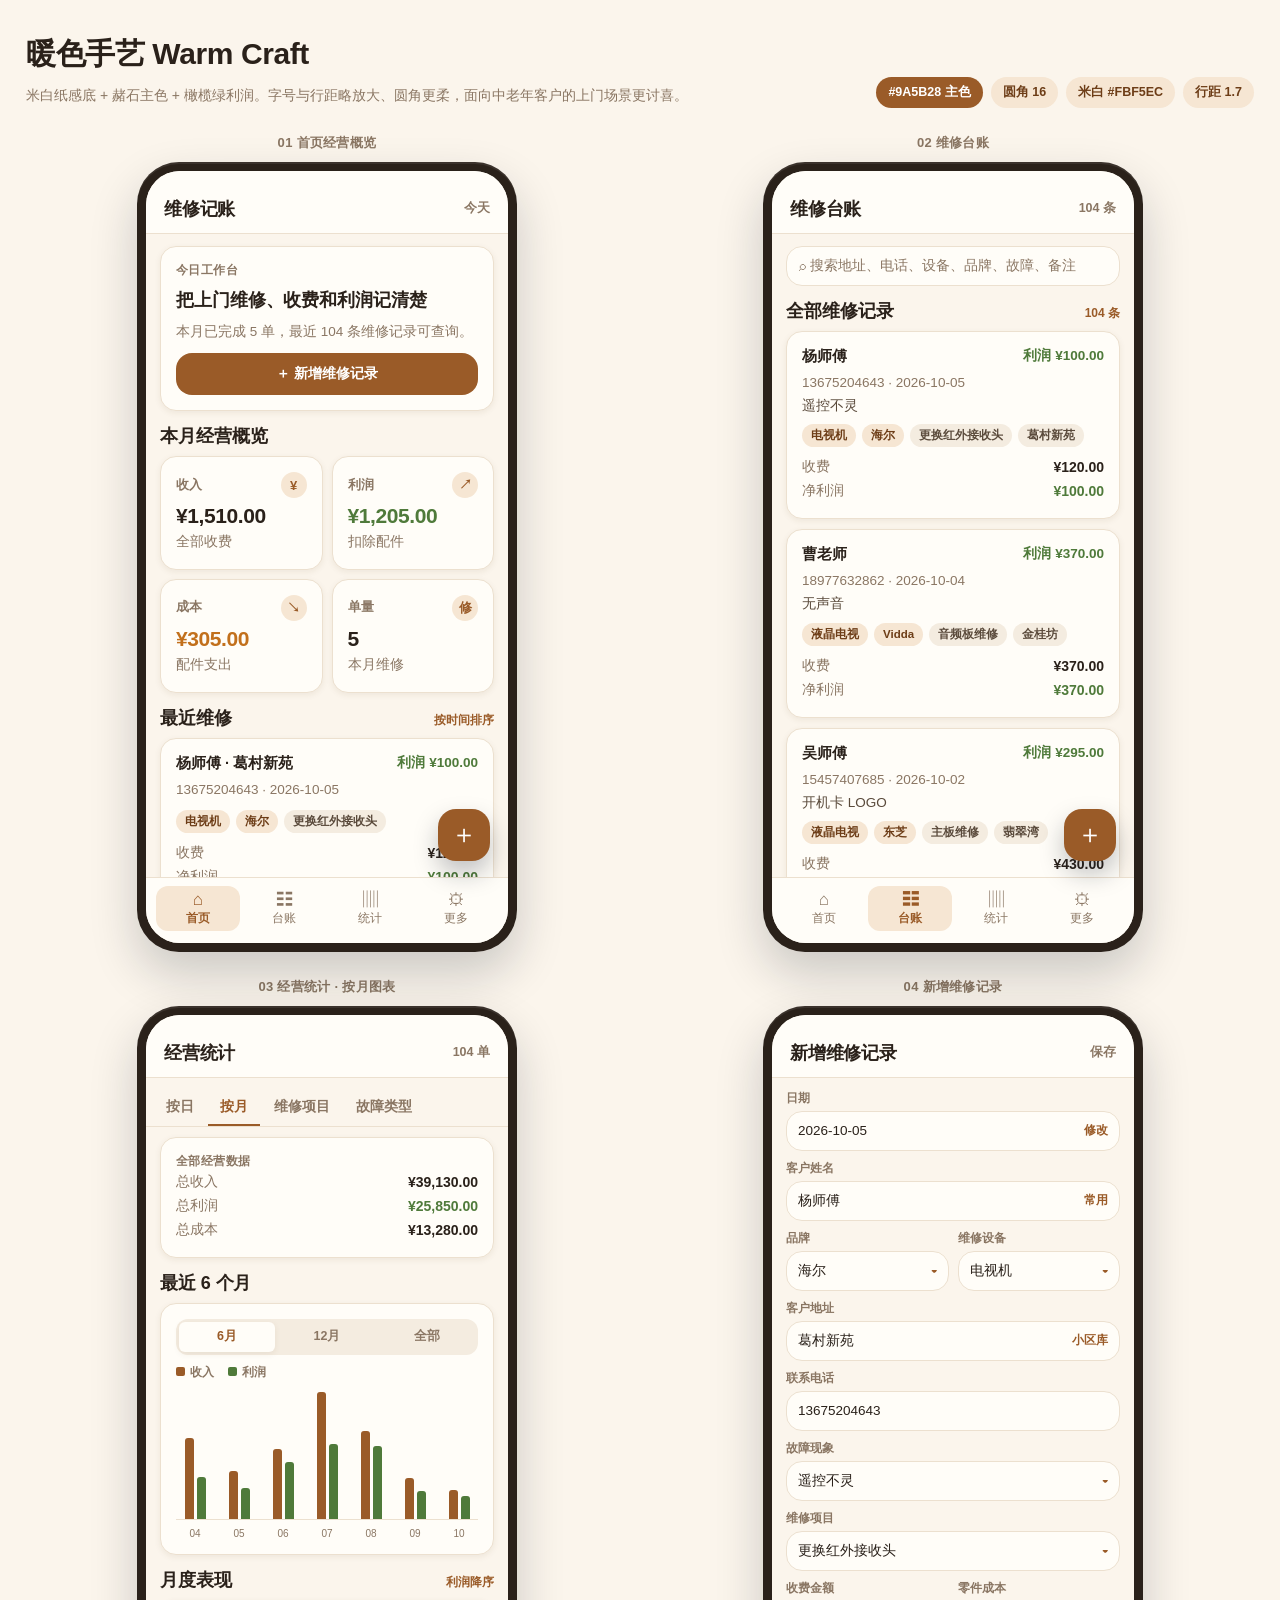
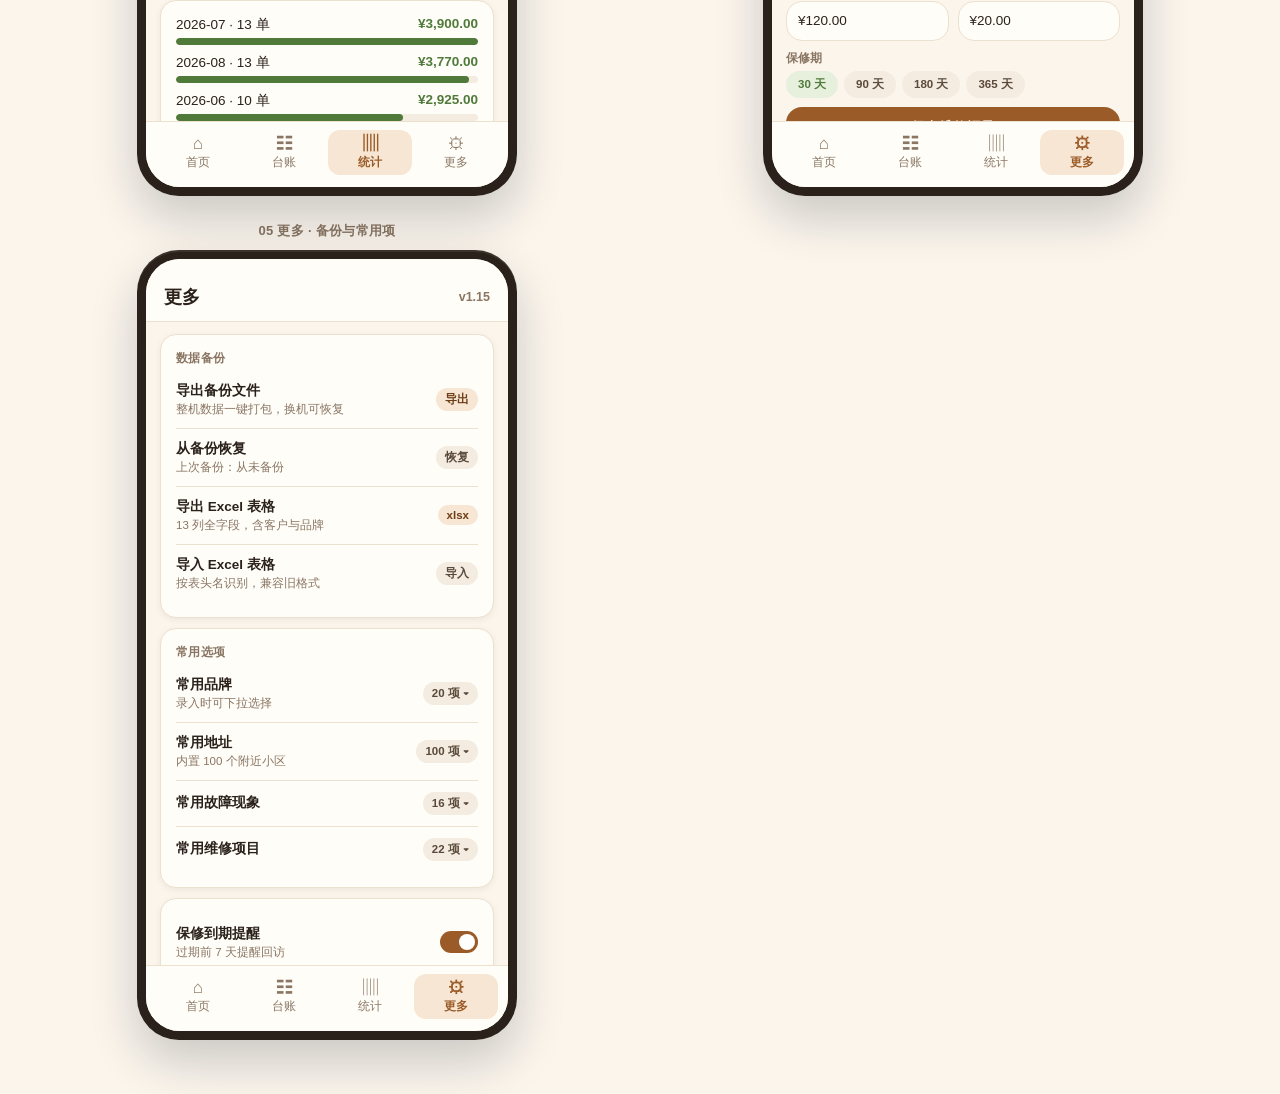
<file: docs/prototypes/ui-styles/03-暖色手艺.html>
<!doctype html>
<html lang="zh-CN">
<head>
<meta charset="utf-8" />
<meta name="viewport" content="width=device-width, initial-scale=1" />
<title>暖色手艺 Warm Craft · 维修记账高保真原型</title>
<style>
/* 高保真原型基础样式：手机外框 + 通用组件骨架
   具体视觉由各主题 CSS 通过变量覆盖，这里只定义结构与默认排版。 */

:root {
  --bg: #f3f6f8;
  --surface: #ffffff;
  --surface-soft: #eaf0f3;
  --ink-900: #101828;
  --ink-700: #344054;
  --ink-500: #667085;
  --line: #e4e7ec;
  --primary: #145c74;
  --primary-ink: #0d3f50;
  --primary-soft: #d9eef4;
  --profit: #0f7a5a;
  --profit-soft: #ddf4ea;
  --cost: #b36b00;
  --danger: #b42318;
  --radius: 12px;
  --radius-sm: 8px;
  --shadow: 0 1px 3px rgba(16, 24, 40, .10);
  --card-pad: 14px;
  --phone-frame: #10131a;
  --fs-title: 17px;
  --fs-body: 13px;

  --font: -apple-system, BlinkMacSystemFont, "Segoe UI", "PingFang SC",
          "Microsoft YaHei", "Hiragino Sans GB", sans-serif;
}

* { box-sizing: border-box; }

body {
  margin: 0;
  font-family: var(--font);
  color: var(--ink-900);
  background: var(--bg);
  -webkit-font-smoothing: antialiased;
}

.board { width: min(1780px, 100%); margin: 0 auto; padding: 34px 26px 54px; }

.headline { display: flex; justify-content: space-between; gap: 26px; align-items: flex-end; margin-bottom: 26px; }
.headline h1 { margin: 0 0 8px; font-size: 30px; letter-spacing: -.4px; }
.headline p { margin: 0; max-width: 780px; color: var(--ink-500); line-height: 1.75; font-size: 14px; }

.tokens { display: flex; gap: 8px; flex-wrap: wrap; justify-content: flex-end; }
.token {
  padding: 7px 12px; border-radius: 999px; font-size: 12.5px; font-weight: 650;
  color: var(--primary-ink); background: var(--primary-soft);
}
.token.solid { color: #fff; background: var(--primary); }

.screens { display: grid; grid-template-columns: repeat(auto-fill, minmax(400px, 1fr)); gap: 26px 24px; }

.screen-wrap { display: grid; gap: 10px; justify-items: center; }
.screen-label {
  margin: 0; font-size: 13px; font-weight: 750; color: var(--ink-500);
  letter-spacing: .3px; align-self: start;
}

/* --- 手机外框 --- */
.phone {
  width: 380px; height: 790px; border-radius: 42px; padding: 9px;
  background: var(--phone-frame);
  box-shadow: 0 22px 48px rgba(16, 24, 40, .20), 0 2px 0 rgba(255, 255, 255, .08) inset;
  position: relative; flex: none;
}
.app {
  width: 100%; height: 100%; border-radius: 34px; overflow: hidden;
  display: flex; flex-direction: column; background: var(--bg); position: relative;
}

.topbar {
  display: flex; justify-content: space-between; align-items: center;
  padding: 26px 18px 12px; background: var(--surface);
  border-bottom: 1px solid var(--line); flex: none;
}
.topbar strong { font-size: var(--fs-title); letter-spacing: -.2px; }
.topbar span { font-size: 12.5px; color: var(--ink-500); font-weight: 600; }

.content { flex: 1; overflow: hidden; padding: 12px 14px 14px; background: var(--bg); }

.nav {
  display: grid; grid-template-columns: repeat(4, 1fr); gap: 2px;
  padding: 8px 10px 12px; background: var(--surface);
  border-top: 1px solid var(--line); flex: none;
}
.nav-item {
  display: flex; flex-direction: column; align-items: center; gap: 3px;
  color: var(--ink-500); font-size: 11.5px; padding: 5px 0; border-radius: var(--radius-sm);
}
.nav-item .glyph { font-size: 17px; line-height: 1; }
.nav-item.active { color: var(--primary); background: var(--primary-soft); font-weight: 750; }

.fab {
  position: absolute; right: 18px; bottom: 82px; width: 52px; height: 52px;
  border-radius: 18px; display: grid; place-items: center; color: #fff;
  background: var(--primary); font-size: 26px; font-weight: 500;
  box-shadow: 0 12px 24px rgba(16, 24, 40, .26);
}

/* --- 通用卡片 --- */
.card {
  background: var(--surface); border-radius: var(--radius); padding: var(--card-pad);
  margin-bottom: 10px; box-shadow: var(--shadow);
  border: 1px solid color-mix(in srgb, var(--ink-900) 5%, transparent);
}
.card.hero { display: grid; gap: 9px; }
.eyebrow { color: var(--ink-500); font-size: 12px; font-weight: 750; letter-spacing: .4px; }
.card h2, .section-title, .card h3 { margin: 0; font-size: var(--fs-title); line-height: 1.35; }
.muted { margin: 0; color: var(--ink-500); font-size: var(--fs-body); line-height: 1.6; }
.card p.body { margin: 0; font-size: var(--fs-body); line-height: 1.6; color: var(--ink-700); }

.button {
  height: 42px; display: flex; align-items: center; justify-content: center; gap: 7px;
  border-radius: var(--radius-sm); border: 0; background: var(--primary); color: #fff;
  font-weight: 750; font-size: 14px; font-family: var(--font);
}
.button.secondary { background: var(--surface); color: var(--primary); border: 1px solid var(--line); }

/* --- 指标格 --- */
.metrics { display: grid; grid-template-columns: 1fr 1fr; gap: 9px; margin-bottom: 10px; }
.metric { min-height: 96px; display: grid; align-content: space-between; margin-bottom: 0; }
.metric-head { display: flex; justify-content: space-between; align-items: center; color: var(--ink-500); font-size: 12.5px; font-weight: 700; }
.icon {
  width: 26px; height: 26px; display: grid; place-items: center; border-radius: 50%;
  background: var(--primary-soft); color: var(--primary); font-size: 13px; font-weight: 700;
}
.metric .value { font-size: 21px; font-weight: 850; margin: 6px 0 3px; letter-spacing: -.4px; }
.metric .value.profit { color: var(--profit); }
.metric .value.cost { color: var(--cost); }

.section-row { display: flex; justify-content: space-between; align-items: baseline; margin: 13px 0 8px; }
.section-row small { color: var(--primary); font-weight: 750; font-size: 12px; }

/* --- 记录卡 --- */
.repair-title { display: flex; justify-content: space-between; gap: 8px; align-items: flex-start; margin-bottom: 6px; }
.repair-title strong {
  font-size: 14.5px; max-width: 200px; overflow: hidden;
  text-overflow: ellipsis; white-space: nowrap;
}
.repair-title .amount { font-size: 13.5px; font-weight: 800; color: var(--profit); white-space: nowrap; }
.chip-row { display: flex; gap: 6px; flex-wrap: wrap; margin: 8px 0; }
.chip {
  display: inline-flex; align-items: center; padding: 3px 8px; border-radius: 999px;
  font-size: 11.5px; font-weight: 650; color: var(--ink-700); background: var(--surface-soft);
}
.chip.accent { color: var(--primary-ink); background: var(--primary-soft); }
.chip.warn { color: var(--danger); background: color-mix(in srgb, var(--danger) 12%, transparent); }
.chip.ok { color: var(--profit); background: var(--profit-soft); }
.amount-row { display: flex; justify-content: space-between; align-items: center; padding: 3px 0; font-size: var(--fs-body); color: var(--ink-500); }
.amount-row b { color: var(--ink-900); font-size: 14px; font-weight: 800; }
.amount-row b.green { color: var(--profit); }

.search {
  display: flex; align-items: center; gap: 7px; height: 40px; padding: 0 12px;
  border-radius: var(--radius-sm); background: var(--surface); color: var(--ink-500);
  font-size: var(--fs-body); border: 1px solid var(--line); margin-bottom: 10px;
}

/* --- 分段控件 / 标签 --- */
.segmented { display: flex; gap: 4px; padding: 3px; border-radius: var(--radius-sm); background: var(--surface-soft); }
.segmented button {
  flex: 1; height: 30px; border: 0; border-radius: 6px; background: transparent;
  font-family: var(--font); font-size: 12.5px; font-weight: 700; color: var(--ink-500);
}
.segmented button.active { background: var(--surface); color: var(--primary); box-shadow: var(--shadow); }
.tabs { display: flex; gap: 2px; border-bottom: 1px solid var(--line); margin: 0 -14px 10px; padding: 0 8px; }
.tab { padding: 8px 12px; font-size: 13.5px; font-weight: 650; color: var(--ink-500); border-bottom: 2px solid transparent; }
.tab.active { color: var(--primary); border-bottom-color: var(--primary); font-weight: 800; }

/* --- 柱状图 --- */
.chart { display: grid; gap: 8px; }
.chart-legend { display: flex; gap: 14px; font-size: 11.5px; color: var(--ink-500); font-weight: 650; }
.chart-legend i { display: inline-block; width: 9px; height: 9px; border-radius: 2px; margin-right: 5px; }
.chart-body { display: flex; align-items: flex-end; gap: 6px; height: 132px; padding-top: 4px; border-bottom: 1px solid var(--line); }
.bar-group { flex: 1; display: flex; align-items: flex-end; justify-content: center; gap: 3px; height: 100%; }
.bar-group span { width: 9px; border-radius: 3px 3px 0 0; display: block; }
.bar-group span.rev { background: var(--primary); }
.bar-group span.pro { background: var(--profit); }
.chart-axis { display: flex; gap: 6px; }
.chart-axis span { flex: 1; text-align: center; font-size: 10px; color: var(--ink-500); }

/* --- 排行条 --- */
.rank { display: grid; gap: 9px; }
.rank-row { display: grid; gap: 4px; }
.rank-top { display: flex; justify-content: space-between; font-size: var(--fs-body); }
.rank-top b { font-weight: 800; }
.progress { height: 7px; border-radius: 999px; background: var(--surface-soft); overflow: hidden; }
.progress i { display: block; height: 100%; border-radius: 999px; background: var(--primary); }
.progress i.pro { background: var(--profit); }

/* --- 表单 --- */
.field { margin-bottom: 9px; }
.field label { display: block; font-size: 12px; font-weight: 700; color: var(--ink-500); margin-bottom: 4px; }
.input {
  height: 40px; display: flex; align-items: center; justify-content: space-between;
  padding: 0 11px; border-radius: var(--radius-sm); background: var(--surface);
  border: 1px solid var(--line); font-size: var(--fs-body); color: var(--ink-900);
}
.input .pick { color: var(--primary); font-weight: 750; font-size: 12px; }
.field-row { display: grid; grid-template-columns: 1fr 1fr; gap: 9px; }

/* --- 设置列表 --- */
.setting { display: flex; align-items: center; justify-content: space-between; padding: 11px 0; border-bottom: 1px solid var(--line); }
.setting:last-child { border-bottom: 0; }
.setting .label { font-size: var(--fs-body); font-weight: 650; }
.setting .sub { font-size: 11.5px; color: var(--ink-500); margin-top: 2px; }
.switch { width: 38px; height: 22px; border-radius: 999px; background: var(--line); position: relative; flex: none; }
.switch i { position: absolute; top: 3px; left: 3px; width: 16px; height: 16px; border-radius: 50%; background: #fff; }
.switch.on { background: var(--primary); }
.switch.on i { left: 19px; }

/* --- 对比看板（index.html 用） --- */
.compare { display: grid; grid-template-columns: repeat(auto-fit, minmax(400px, 1fr)); gap: 24px; }
.theme-clarity { --bg: #f3f6f8; --surface: #ffffff; --surface-soft: #eaf0f3; --ink-900: #101828; --ink-700: #344054; --ink-500: #667085; --line: #e4e7ec; --primary: #145c74; --primary-ink: #0d3f50; --primary-soft: #d9eef4; --profit: #0f7a5a; --profit-soft: #ddf4ea; --cost: #b36b00; --danger: #b42318; --radius: 12px; --radius-sm: 8px; --shadow: 0 1px 3px rgba(16,24,40,.10); --card-pad: 14px; --phone-frame: #10131a; --fs-title: 17px; --fs-body: 13px; }
.theme-night    { --bg: #0e1621; --surface: #18222f; --surface-soft: #22303f; --ink-900: #eef3f8; --ink-700: #c3d0dd; --ink-500: #8fa1b3; --line: #2b3a4b; --primary: #57c7e8; --primary-ink: #b9e9f7; --primary-soft: #1d3346; --profit: #3ed598; --profit-soft: #16332a; --cost: #f3b23c; --danger: #ff6b5e; --radius: 14px; --radius-sm: 10px; --shadow: 0 1px 0 rgba(255,255,255,.04); --card-pad: 14px; --phone-frame: #05080d; --fs-title: 17px; --fs-body: 13px; }
.theme-warm     { --bg: #fbf5ec; --surface: #fffdf8; --surface-soft: #f4ece0; --ink-900: #2a211a; --ink-700: #5a4a3b; --ink-500: #8a7663; --line: #ece0cf; --primary: #9a5b28; --primary-ink: #6d3d17; --primary-soft: #f6e6d3; --profit: #4f7a3a; --profit-soft: #e6f0dc; --cost: #c2701c; --danger: #c0392b; --radius: 16px; --radius-sm: 12px; --shadow: 0 2px 6px rgba(90, 60, 30, .08); --card-pad: 15px; --phone-frame: #2a211a; --fs-title: 18px; --fs-body: 13.5px; }
.theme-exec     { --bg: #f4f6f9; --surface: #ffffff; --surface-soft: #eef1f6; --ink-900: #0f172a; --ink-700: #334155; --ink-500: #64748b; --line: #dfe4ec; --primary: #2563eb; --primary-ink: #1e40af; --primary-soft: #e2ebfd; --profit: #047857; --profit-soft: #dcf3e9; --cost: #b45309; --danger: #dc2626; --radius: 6px; --radius-sm: 4px; --shadow: none; --card-pad: 11px; --phone-frame: #0f172a; --fs-title: 15px; --fs-body: 12.5px; }

.card { border: 1px solid var(--line); }

table.tokentable { width: 100%; border-collapse: collapse; font-size: 13px; margin-top: 8px; }
table.tokentable th, table.tokentable td { padding: 9px 12px; text-align: left; border-bottom: 1px solid var(--line); }
table.tokentable th { color: var(--ink-500); font-weight: 700; font-size: 12px; }
table.tokentable td:first-child { font-weight: 700; }
.swatch { display: inline-block; width: 15px; height: 15px; border-radius: 4px; vertical-align: -3px; margin-right: 6px; border: 1px solid var(--line); }

.picklist { display: flex; gap: 8px; flex-wrap: wrap; margin-top: 12px; }
.picklist a {
  padding: 9px 14px; border-radius: 999px; font-size: 13px; font-weight: 700; text-decoration: none;
  color: var(--primary-ink); background: var(--primary-soft); border: 1px solid var(--line);
}
.picklist a:hover { background: var(--primary); color: #fff; }


/* ================= 主题变量 ================= */
/* 主题 03 · 暖色手艺 Warm Craft
   定位：米白纸感 + 赭石/橄榄绿，像老师傅手边的纸质账本，亲和、不冷冰。
   适合：面向中老年用户、上门服务场景，弱化"财务软件"的距离感。 */
:root {
  --bg: #fbf5ec;
  --surface: #fffdf8;
  --surface-soft: #f4ece0;
  --ink-900: #2a211a;
  --ink-700: #5a4a3b;
  --ink-500: #8a7663;
  --line: #ece0cf;
  --primary: #9a5b28;
  --primary-ink: #6d3d17;
  --primary-soft: #f6e6d3;
  --profit: #4f7a3a;
  --profit-soft: #e6f0dc;
  --cost: #c2701c;
  --danger: #c0392b;
  --radius: 16px;
  --radius-sm: 12px;
  --shadow: 0 2px 6px rgba(90, 60, 30, .08);
  --card-pad: 15px;
  --phone-frame: #2a211a;
  --fs-title: 18px;
  --fs-body: 13.5px;
}

/* 暖色主题：字号略大、行距更松，标题带一点衬线感 */
.card h2, .section-title, .card h3 { letter-spacing: -.1px; }
.muted { line-height: 1.7; }
.chip { padding: 4px 9px; }
.button { border-radius: var(--radius); }
.search { border-radius: var(--radius); }
.input { border-radius: var(--radius); }

</style>
</head>
<body>
<div class="board">
  <header class="headline">
    <div>
      <h1>暖色手艺 Warm Craft</h1>
      <p>米白纸感底 + 赭石主色 + 橄榄绿利润。字号与行距略放大、圆角更柔，面向中老年客户的上门场景更讨喜。</p>
    </div>
    <div class="tokens">
      <span class="token solid">#9A5B28 主色</span>
      <span class="token">圆角 16</span>
      <span class="token">米白 #FBF5EC</span>
      <span class="token">行距 1.7</span>
    </div>
  </header>
  <section class="screens">
<!-- 共用屏幕内容：5 屏，覆盖核心流程。视觉由外层主题变量决定。 -->

<!-- SCREEN:home START -->
<article class="screen-wrap">
  <p class="screen-label">01 首页经营概览</p>
  <div class="phone">
    <div class="app">
      <div class="topbar"><strong>维修记账</strong><span>今天</span></div>
      <div class="content">
        <div class="card hero">
          <div class="eyebrow">今日工作台</div>
          <h2>把上门维修、收费和利润记清楚</h2>
          <p class="muted">本月已完成 5 单，最近 104 条维修记录可查询。</p>
          <div class="button">＋ 新增维修记录</div>
        </div>
        <div class="section-row"><strong class="section-title">本月经营概览</strong></div>
        <div class="metrics">
          <div class="card metric">
            <div class="metric-head"><span>收入</span><span class="icon">¥</span></div>
            <div><div class="value">¥1,510.00</div><p class="muted">全部收费</p></div>
          </div>
          <div class="card metric">
            <div class="metric-head"><span>利润</span><span class="icon">↗</span></div>
            <div><div class="value profit">¥1,205.00</div><p class="muted">扣除配件</p></div>
          </div>
          <div class="card metric">
            <div class="metric-head"><span>成本</span><span class="icon">↘</span></div>
            <div><div class="value cost">¥305.00</div><p class="muted">配件支出</p></div>
          </div>
          <div class="card metric">
            <div class="metric-head"><span>单量</span><span class="icon">修</span></div>
            <div><div class="value">5</div><p class="muted">本月维修</p></div>
          </div>
        </div>
        <div class="section-row"><strong class="section-title">最近维修</strong><small>按时间排序</small></div>
        <div class="card">
          <div class="repair-title"><strong>杨师傅 · 葛村新苑</strong><span class="amount">利润 ¥100.00</span></div>
          <p class="muted">13675204643 · 2026-10-05</p>
          <div class="chip-row">
            <span class="chip accent">电视机</span>
            <span class="chip accent">海尔</span>
            <span class="chip">更换红外接收头</span>
          </div>
          <div class="amount-row"><span>收费</span><b>¥120.00</b></div>
          <div class="amount-row"><span>净利润</span><b class="green">¥100.00</b></div>
        </div>
        <div class="card">
          <div class="repair-title"><strong>曹老师 · 金桂坊</strong><span class="amount">利润 ¥370.00</span></div>
          <p class="muted">18977632862 · 2026-10-04</p>
          <div class="chip-row">
            <span class="chip accent">液晶电视</span>
            <span class="chip accent">Vidda</span>
            <span class="chip">音频板维修</span>
          </div>
          <div class="amount-row"><span>收费</span><b>¥370.00</b></div>
          <div class="amount-row"><span>净利润</span><b class="green">¥370.00</b></div>
        </div>
      </div>
      <div class="fab">＋</div>
      <nav class="nav">
        <div class="nav-item active"><span class="glyph">⌂</span><span>首页</span></div>
        <div class="nav-item"><span class="glyph">☷</span><span>台账</span></div>
        <div class="nav-item"><span class="glyph">▥</span><span>统计</span></div>
        <div class="nav-item"><span class="glyph">⚙</span><span>更多</span></div>
      </nav>
    </div>
  </div>
</article>
<!-- SCREEN:home END -->

<!-- SCREEN:list START -->
<article class="screen-wrap">
  <p class="screen-label">02 维修台账</p>
  <div class="phone">
    <div class="app">
      <div class="topbar"><strong>维修台账</strong><span>104 条</span></div>
      <div class="content">
        <div class="search">⌕ 搜索地址、电话、设备、品牌、故障、备注</div>
        <div class="section-row"><strong class="section-title">全部维修记录</strong><small>104 条</small></div>
        <div class="card">
          <div class="repair-title"><strong>杨师傅</strong><span class="amount">利润 ¥100.00</span></div>
          <p class="muted">13675204643 · 2026-10-05</p>
          <p class="body">遥控不灵</p>
          <div class="chip-row">
            <span class="chip accent">电视机</span>
            <span class="chip accent">海尔</span>
            <span class="chip">更换红外接收头</span>
            <span class="chip">葛村新苑</span>
          </div>
          <div class="amount-row"><span>收费</span><b>¥120.00</b></div>
          <div class="amount-row"><span>净利润</span><b class="green">¥100.00</b></div>
        </div>
        <div class="card">
          <div class="repair-title"><strong>曹老师</strong><span class="amount">利润 ¥370.00</span></div>
          <p class="muted">18977632862 · 2026-10-04</p>
          <p class="body">无声音</p>
          <div class="chip-row">
            <span class="chip accent">液晶电视</span>
            <span class="chip accent">Vidda</span>
            <span class="chip">音频板维修</span>
            <span class="chip">金桂坊</span>
          </div>
          <div class="amount-row"><span>收费</span><b>¥370.00</b></div>
          <div class="amount-row"><span>净利润</span><b class="green">¥370.00</b></div>
        </div>
        <div class="card">
          <div class="repair-title"><strong>吴师傅</strong><span class="amount">利润 ¥295.00</span></div>
          <p class="muted">15457407685 · 2026-10-02</p>
          <p class="body">开机卡 LOGO</p>
          <div class="chip-row">
            <span class="chip accent">液晶电视</span>
            <span class="chip accent">东芝</span>
            <span class="chip">主板维修</span>
            <span class="chip">翡翠湾</span>
          </div>
          <div class="amount-row"><span>收费</span><b>¥430.00</b></div>
          <div class="amount-row"><span>净利润</span><b class="green">¥295.00</b></div>
        </div>
      </div>
      <div class="fab">＋</div>
      <nav class="nav">
        <div class="nav-item"><span class="glyph">⌂</span><span>首页</span></div>
        <div class="nav-item active"><span class="glyph">☷</span><span>台账</span></div>
        <div class="nav-item"><span class="glyph">▥</span><span>统计</span></div>
        <div class="nav-item"><span class="glyph">⚙</span><span>更多</span></div>
      </nav>
    </div>
  </div>
</article>
<!-- SCREEN:list END -->

<!-- SCREEN:stats START -->
<article class="screen-wrap">
  <p class="screen-label">03 经营统计 · 按月图表</p>
  <div class="phone">
    <div class="app">
      <div class="topbar"><strong>经营统计</strong><span>104 单</span></div>
      <div class="content">
        <div class="tabs">
          <div class="tab">按日</div>
          <div class="tab active">按月</div>
          <div class="tab">维修项目</div>
          <div class="tab">故障类型</div>
        </div>
        <div class="card">
          <div class="eyebrow">全部经营数据</div>
          <div class="amount-row"><span>总收入</span><b>¥39,130.00</b></div>
          <div class="amount-row"><span>总利润</span><b class="green">¥25,850.00</b></div>
          <div class="amount-row"><span>总成本</span><b>¥13,280.00</b></div>
        </div>
        <div class="section-row"><strong class="section-title">最近 6 个月</strong></div>
        <div class="card">
          <div class="segmented">
            <button class="active">6月</button><button>12月</button><button>全部</button>
          </div>
          <div class="chart" style="margin-top:10px">
            <div class="chart-legend">
              <span><i style="background:var(--primary)"></i>收入</span>
              <span><i style="background:var(--profit)"></i>利润</span>
            </div>
            <div class="chart-body">
              <div class="bar-group"><span class="rev" style="height:64%"></span><span class="pro" style="height:33%"></span></div>
              <div class="bar-group"><span class="rev" style="height:38%"></span><span class="pro" style="height:24%"></span></div>
              <div class="bar-group"><span class="rev" style="height:55%"></span><span class="pro" style="height:45%"></span></div>
              <div class="bar-group"><span class="rev" style="height:100%"></span><span class="pro" style="height:59%"></span></div>
              <div class="bar-group"><span class="rev" style="height:69%"></span><span class="pro" style="height:57%"></span></div>
              <div class="bar-group"><span class="rev" style="height:32%"></span><span class="pro" style="height:22%"></span></div>
              <div class="bar-group"><span class="rev" style="height:23%"></span><span class="pro" style="height:18%"></span></div>
            </div>
            <div class="chart-axis">
              <span>04</span><span>05</span><span>06</span><span>07</span><span>08</span><span>09</span><span>10</span>
            </div>
          </div>
        </div>
        <div class="section-row"><strong class="section-title">月度表现</strong><small>利润降序</small></div>
        <div class="card">
          <div class="rank">
            <div class="rank-row">
              <div class="rank-top"><span>2026-07 · 13 单</span><b style="color:var(--profit)">¥3,900.00</b></div>
              <div class="progress"><i class="pro" style="width:100%"></i></div>
            </div>
            <div class="rank-row">
              <div class="rank-top"><span>2026-08 · 13 单</span><b style="color:var(--profit)">¥3,770.00</b></div>
              <div class="progress"><i class="pro" style="width:97%"></i></div>
            </div>
            <div class="rank-row">
              <div class="rank-top"><span>2026-06 · 10 单</span><b style="color:var(--profit)">¥2,925.00</b></div>
              <div class="progress"><i class="pro" style="width:75%"></i></div>
            </div>
            <div class="rank-row">
              <div class="rank-top"><span>2026-04 · 7 单</span><b style="color:var(--profit)">¥2,160.00</b></div>
              <div class="progress"><i class="pro" style="width:55%"></i></div>
            </div>
          </div>
        </div>
      </div>
      <nav class="nav">
        <div class="nav-item"><span class="glyph">⌂</span><span>首页</span></div>
        <div class="nav-item"><span class="glyph">☷</span><span>台账</span></div>
        <div class="nav-item active"><span class="glyph">▥</span><span>统计</span></div>
        <div class="nav-item"><span class="glyph">⚙</span><span>更多</span></div>
      </nav>
    </div>
  </div>
</article>
<!-- SCREEN:stats END -->

<!-- SCREEN:editor START -->
<article class="screen-wrap">
  <p class="screen-label">04 新增维修记录</p>
  <div class="phone">
    <div class="app">
      <div class="topbar"><strong>新增维修记录</strong><span>保存</span></div>
      <div class="content">
        <div class="field">
          <label>日期</label>
          <div class="input"><span>2026-10-05</span><span class="pick">修改</span></div>
        </div>
        <div class="field">
          <label>客户姓名</label>
          <div class="input"><span>杨师傅</span><span class="pick">常用</span></div>
        </div>
        <div class="field-row">
          <div class="field">
            <label>品牌</label>
            <div class="input"><span>海尔</span><span class="pick">▾</span></div>
          </div>
          <div class="field">
            <label>维修设备</label>
            <div class="input"><span>电视机</span><span class="pick">▾</span></div>
          </div>
        </div>
        <div class="field">
          <label>客户地址</label>
          <div class="input"><span>葛村新苑</span><span class="pick">小区库</span></div>
        </div>
        <div class="field">
          <label>联系电话</label>
          <div class="input"><span>13675204643</span></div>
        </div>
        <div class="field">
          <label>故障现象</label>
          <div class="input"><span>遥控不灵</span><span class="pick">▾</span></div>
        </div>
        <div class="field">
          <label>维修项目</label>
          <div class="input"><span>更换红外接收头</span><span class="pick">▾</span></div>
        </div>
        <div class="field-row">
          <div class="field">
            <label>收费金额</label>
            <div class="input"><span>¥120.00</span></div>
          </div>
          <div class="field">
            <label>零件成本</label>
            <div class="input"><span>¥20.00</span></div>
          </div>
        </div>
        <div class="field">
          <label>保修期</label>
          <div class="chip-row" style="margin:0">
            <span class="chip ok" style="padding:6px 12px">30 天</span>
            <span class="chip" style="padding:6px 12px">90 天</span>
            <span class="chip" style="padding:6px 12px">180 天</span>
            <span class="chip" style="padding:6px 12px">365 天</span>
          </div>
        </div>
        <div class="button" style="margin-top:4px">保存维修记录</div>
      </div>
      <nav class="nav">
        <div class="nav-item"><span class="glyph">⌂</span><span>首页</span></div>
        <div class="nav-item"><span class="glyph">☷</span><span>台账</span></div>
        <div class="nav-item"><span class="glyph">▥</span><span>统计</span></div>
        <div class="nav-item active"><span class="glyph">⚙</span><span>更多</span></div>
      </nav>
    </div>
  </div>
</article>
<!-- SCREEN:editor END -->

<!-- SCREEN:more START -->
<article class="screen-wrap">
  <p class="screen-label">05 更多 · 备份与常用项</p>
  <div class="phone">
    <div class="app">
      <div class="topbar"><strong>更多</strong><span>v1.15</span></div>
      <div class="content">
        <div class="card">
          <div class="eyebrow" style="margin-bottom:4px">数据备份</div>
          <div class="setting">
            <div><div class="label">导出备份文件</div><div class="sub">整机数据一键打包，换机可恢复</div></div>
            <span class="chip accent">导出</span>
          </div>
          <div class="setting">
            <div><div class="label">从备份恢复</div><div class="sub">上次备份：从未备份</div></div>
            <span class="chip">恢复</span>
          </div>
          <div class="setting">
            <div><div class="label">导出 Excel 表格</div><div class="sub">13 列全字段，含客户与品牌</div></div>
            <span class="chip accent">xlsx</span>
          </div>
          <div class="setting">
            <div><div class="label">导入 Excel 表格</div><div class="sub">按表头名识别，兼容旧格式</div></div>
            <span class="chip">导入</span>
          </div>
        </div>
        <div class="card">
          <div class="eyebrow" style="margin-bottom:4px">常用选项</div>
          <div class="setting">
            <div><div class="label">常用品牌</div><div class="sub">录入时可下拉选择</div></div>
            <span class="chip">20 项 ▾</span>
          </div>
          <div class="setting">
            <div><div class="label">常用地址</div><div class="sub">内置 100 个附近小区</div></div>
            <span class="chip">100 项 ▾</span>
          </div>
          <div class="setting">
            <div><div class="label">常用故障现象</div></div>
            <span class="chip">16 项 ▾</span>
          </div>
          <div class="setting">
            <div><div class="label">常用维修项目</div></div>
            <span class="chip">22 项 ▾</span>
          </div>
        </div>
        <div class="card">
          <div class="setting" style="border:0">
            <div><div class="label">保修到期提醒</div><div class="sub">过期前 7 天提醒回访</div></div>
            <span class="switch on"><i></i></span>
          </div>
        </div>
      </div>
      <nav class="nav">
        <div class="nav-item"><span class="glyph">⌂</span><span>首页</span></div>
        <div class="nav-item"><span class="glyph">☷</span><span>台账</span></div>
        <div class="nav-item"><span class="glyph">▥</span><span>统计</span></div>
        <div class="nav-item active"><span class="glyph">⚙</span><span>更多</span></div>
      </nav>
    </div>
  </div>
</article>
<!-- SCREEN:more END -->
  </section>
</div>
</body>
</html>
</file>
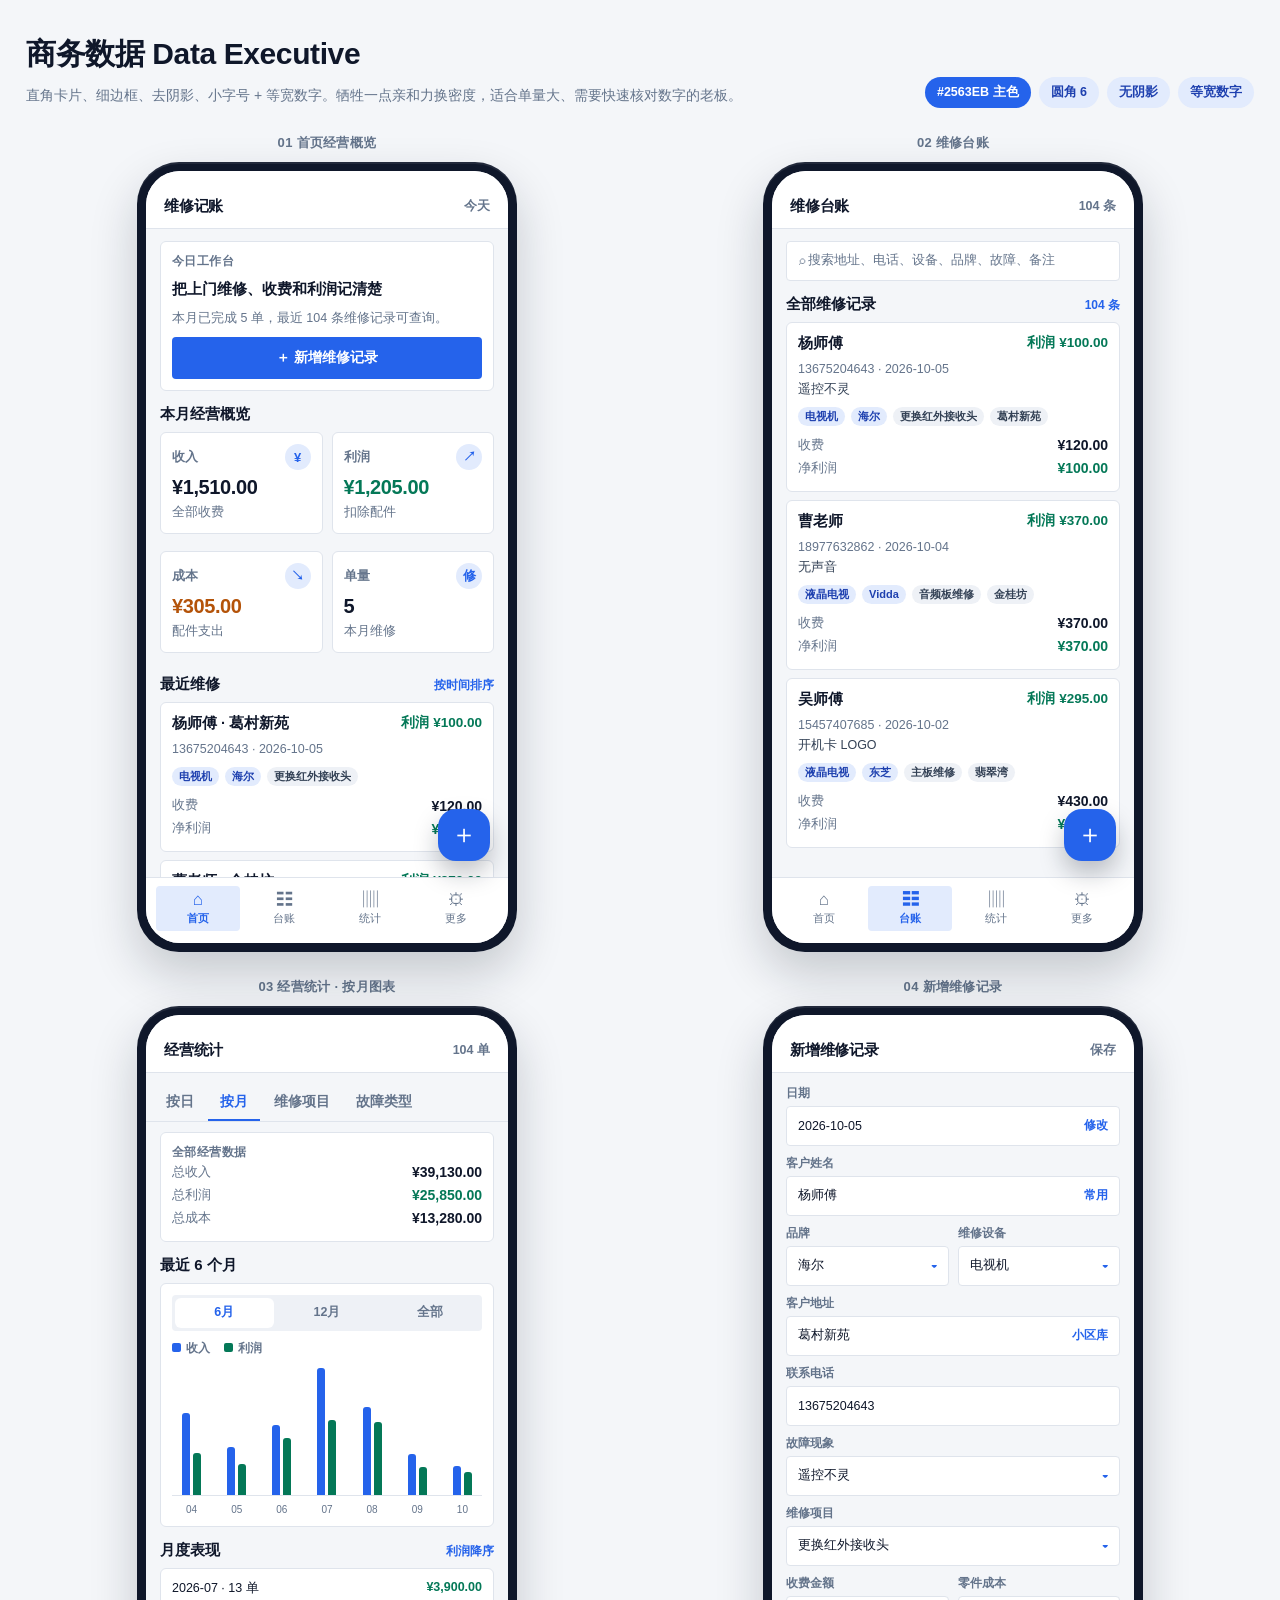
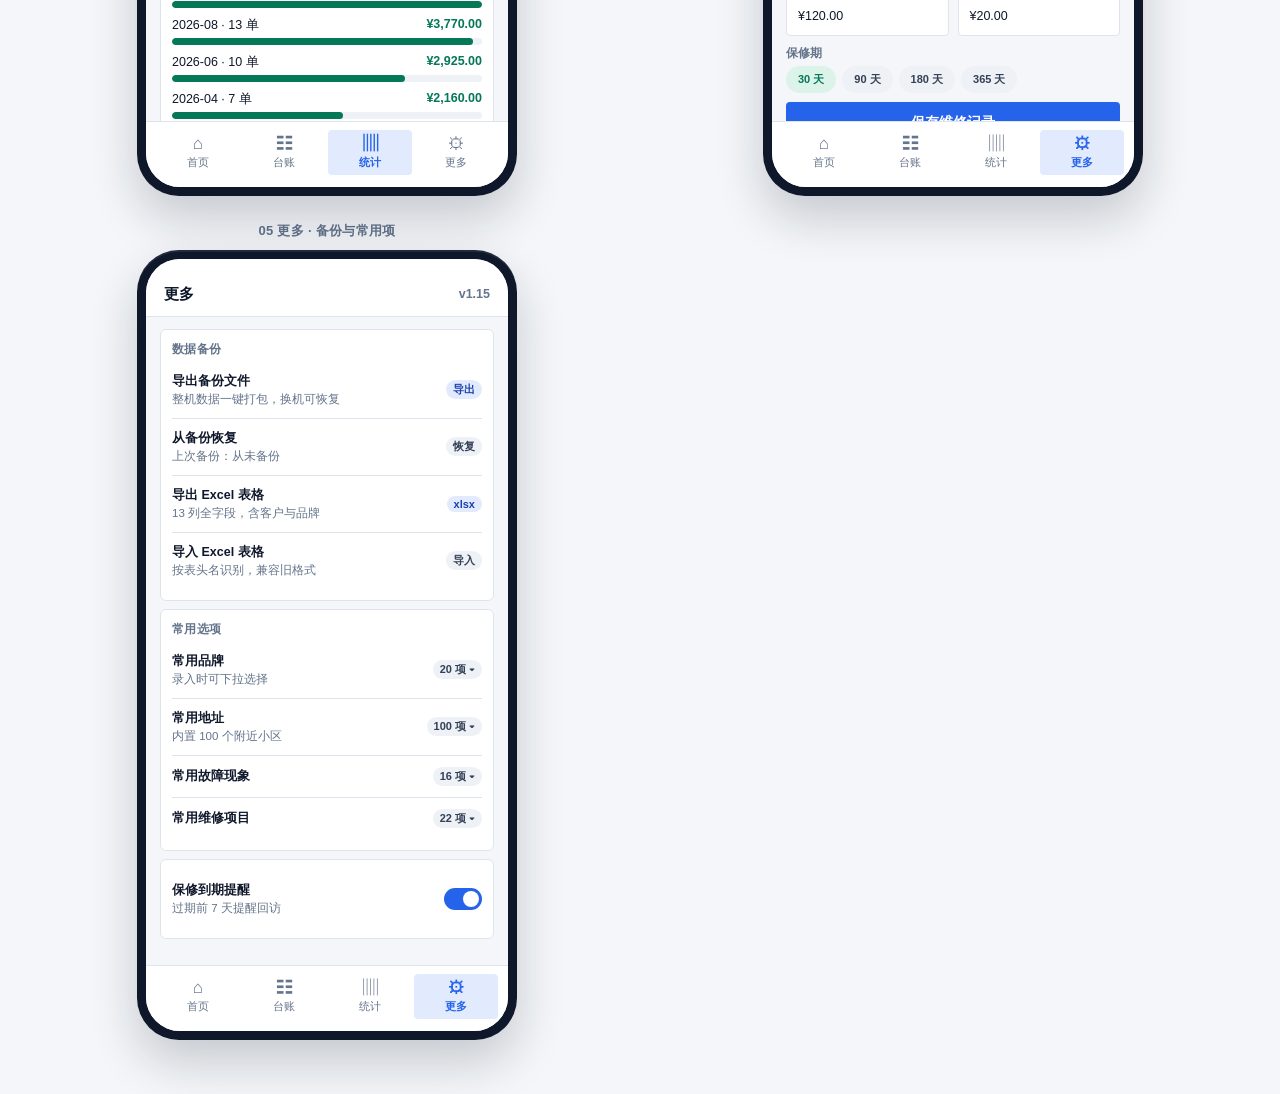
<file: docs/prototypes/ui-styles/04-商务数据.html>
<!doctype html>
<html lang="zh-CN">
<head>
<meta charset="utf-8" />
<meta name="viewport" content="width=device-width, initial-scale=1" />
<title>商务数据 Data Executive · 维修记账高保真原型</title>
<style>
/* 高保真原型基础样式：手机外框 + 通用组件骨架
   具体视觉由各主题 CSS 通过变量覆盖，这里只定义结构与默认排版。 */

:root {
  --bg: #f3f6f8;
  --surface: #ffffff;
  --surface-soft: #eaf0f3;
  --ink-900: #101828;
  --ink-700: #344054;
  --ink-500: #667085;
  --line: #e4e7ec;
  --primary: #145c74;
  --primary-ink: #0d3f50;
  --primary-soft: #d9eef4;
  --profit: #0f7a5a;
  --profit-soft: #ddf4ea;
  --cost: #b36b00;
  --danger: #b42318;
  --radius: 12px;
  --radius-sm: 8px;
  --shadow: 0 1px 3px rgba(16, 24, 40, .10);
  --card-pad: 14px;
  --phone-frame: #10131a;
  --fs-title: 17px;
  --fs-body: 13px;

  --font: -apple-system, BlinkMacSystemFont, "Segoe UI", "PingFang SC",
          "Microsoft YaHei", "Hiragino Sans GB", sans-serif;
}

* { box-sizing: border-box; }

body {
  margin: 0;
  font-family: var(--font);
  color: var(--ink-900);
  background: var(--bg);
  -webkit-font-smoothing: antialiased;
}

.board { width: min(1780px, 100%); margin: 0 auto; padding: 34px 26px 54px; }

.headline { display: flex; justify-content: space-between; gap: 26px; align-items: flex-end; margin-bottom: 26px; }
.headline h1 { margin: 0 0 8px; font-size: 30px; letter-spacing: -.4px; }
.headline p { margin: 0; max-width: 780px; color: var(--ink-500); line-height: 1.75; font-size: 14px; }

.tokens { display: flex; gap: 8px; flex-wrap: wrap; justify-content: flex-end; }
.token {
  padding: 7px 12px; border-radius: 999px; font-size: 12.5px; font-weight: 650;
  color: var(--primary-ink); background: var(--primary-soft);
}
.token.solid { color: #fff; background: var(--primary); }

.screens { display: grid; grid-template-columns: repeat(auto-fill, minmax(400px, 1fr)); gap: 26px 24px; }

.screen-wrap { display: grid; gap: 10px; justify-items: center; }
.screen-label {
  margin: 0; font-size: 13px; font-weight: 750; color: var(--ink-500);
  letter-spacing: .3px; align-self: start;
}

/* --- 手机外框 --- */
.phone {
  width: 380px; height: 790px; border-radius: 42px; padding: 9px;
  background: var(--phone-frame);
  box-shadow: 0 22px 48px rgba(16, 24, 40, .20), 0 2px 0 rgba(255, 255, 255, .08) inset;
  position: relative; flex: none;
}
.app {
  width: 100%; height: 100%; border-radius: 34px; overflow: hidden;
  display: flex; flex-direction: column; background: var(--bg); position: relative;
}

.topbar {
  display: flex; justify-content: space-between; align-items: center;
  padding: 26px 18px 12px; background: var(--surface);
  border-bottom: 1px solid var(--line); flex: none;
}
.topbar strong { font-size: var(--fs-title); letter-spacing: -.2px; }
.topbar span { font-size: 12.5px; color: var(--ink-500); font-weight: 600; }

.content { flex: 1; overflow: hidden; padding: 12px 14px 14px; background: var(--bg); }

.nav {
  display: grid; grid-template-columns: repeat(4, 1fr); gap: 2px;
  padding: 8px 10px 12px; background: var(--surface);
  border-top: 1px solid var(--line); flex: none;
}
.nav-item {
  display: flex; flex-direction: column; align-items: center; gap: 3px;
  color: var(--ink-500); font-size: 11.5px; padding: 5px 0; border-radius: var(--radius-sm);
}
.nav-item .glyph { font-size: 17px; line-height: 1; }
.nav-item.active { color: var(--primary); background: var(--primary-soft); font-weight: 750; }

.fab {
  position: absolute; right: 18px; bottom: 82px; width: 52px; height: 52px;
  border-radius: 18px; display: grid; place-items: center; color: #fff;
  background: var(--primary); font-size: 26px; font-weight: 500;
  box-shadow: 0 12px 24px rgba(16, 24, 40, .26);
}

/* --- 通用卡片 --- */
.card {
  background: var(--surface); border-radius: var(--radius); padding: var(--card-pad);
  margin-bottom: 10px; box-shadow: var(--shadow);
  border: 1px solid color-mix(in srgb, var(--ink-900) 5%, transparent);
}
.card.hero { display: grid; gap: 9px; }
.eyebrow { color: var(--ink-500); font-size: 12px; font-weight: 750; letter-spacing: .4px; }
.card h2, .section-title, .card h3 { margin: 0; font-size: var(--fs-title); line-height: 1.35; }
.muted { margin: 0; color: var(--ink-500); font-size: var(--fs-body); line-height: 1.6; }
.card p.body { margin: 0; font-size: var(--fs-body); line-height: 1.6; color: var(--ink-700); }

.button {
  height: 42px; display: flex; align-items: center; justify-content: center; gap: 7px;
  border-radius: var(--radius-sm); border: 0; background: var(--primary); color: #fff;
  font-weight: 750; font-size: 14px; font-family: var(--font);
}
.button.secondary { background: var(--surface); color: var(--primary); border: 1px solid var(--line); }

/* --- 指标格 --- */
.metrics { display: grid; grid-template-columns: 1fr 1fr; gap: 9px; margin-bottom: 10px; }
.metric { min-height: 96px; display: grid; align-content: space-between; margin-bottom: 0; }
.metric-head { display: flex; justify-content: space-between; align-items: center; color: var(--ink-500); font-size: 12.5px; font-weight: 700; }
.icon {
  width: 26px; height: 26px; display: grid; place-items: center; border-radius: 50%;
  background: var(--primary-soft); color: var(--primary); font-size: 13px; font-weight: 700;
}
.metric .value { font-size: 21px; font-weight: 850; margin: 6px 0 3px; letter-spacing: -.4px; }
.metric .value.profit { color: var(--profit); }
.metric .value.cost { color: var(--cost); }

.section-row { display: flex; justify-content: space-between; align-items: baseline; margin: 13px 0 8px; }
.section-row small { color: var(--primary); font-weight: 750; font-size: 12px; }

/* --- 记录卡 --- */
.repair-title { display: flex; justify-content: space-between; gap: 8px; align-items: flex-start; margin-bottom: 6px; }
.repair-title strong {
  font-size: 14.5px; max-width: 200px; overflow: hidden;
  text-overflow: ellipsis; white-space: nowrap;
}
.repair-title .amount { font-size: 13.5px; font-weight: 800; color: var(--profit); white-space: nowrap; }
.chip-row { display: flex; gap: 6px; flex-wrap: wrap; margin: 8px 0; }
.chip {
  display: inline-flex; align-items: center; padding: 3px 8px; border-radius: 999px;
  font-size: 11.5px; font-weight: 650; color: var(--ink-700); background: var(--surface-soft);
}
.chip.accent { color: var(--primary-ink); background: var(--primary-soft); }
.chip.warn { color: var(--danger); background: color-mix(in srgb, var(--danger) 12%, transparent); }
.chip.ok { color: var(--profit); background: var(--profit-soft); }
.amount-row { display: flex; justify-content: space-between; align-items: center; padding: 3px 0; font-size: var(--fs-body); color: var(--ink-500); }
.amount-row b { color: var(--ink-900); font-size: 14px; font-weight: 800; }
.amount-row b.green { color: var(--profit); }

.search {
  display: flex; align-items: center; gap: 7px; height: 40px; padding: 0 12px;
  border-radius: var(--radius-sm); background: var(--surface); color: var(--ink-500);
  font-size: var(--fs-body); border: 1px solid var(--line); margin-bottom: 10px;
}

/* --- 分段控件 / 标签 --- */
.segmented { display: flex; gap: 4px; padding: 3px; border-radius: var(--radius-sm); background: var(--surface-soft); }
.segmented button {
  flex: 1; height: 30px; border: 0; border-radius: 6px; background: transparent;
  font-family: var(--font); font-size: 12.5px; font-weight: 700; color: var(--ink-500);
}
.segmented button.active { background: var(--surface); color: var(--primary); box-shadow: var(--shadow); }
.tabs { display: flex; gap: 2px; border-bottom: 1px solid var(--line); margin: 0 -14px 10px; padding: 0 8px; }
.tab { padding: 8px 12px; font-size: 13.5px; font-weight: 650; color: var(--ink-500); border-bottom: 2px solid transparent; }
.tab.active { color: var(--primary); border-bottom-color: var(--primary); font-weight: 800; }

/* --- 柱状图 --- */
.chart { display: grid; gap: 8px; }
.chart-legend { display: flex; gap: 14px; font-size: 11.5px; color: var(--ink-500); font-weight: 650; }
.chart-legend i { display: inline-block; width: 9px; height: 9px; border-radius: 2px; margin-right: 5px; }
.chart-body { display: flex; align-items: flex-end; gap: 6px; height: 132px; padding-top: 4px; border-bottom: 1px solid var(--line); }
.bar-group { flex: 1; display: flex; align-items: flex-end; justify-content: center; gap: 3px; height: 100%; }
.bar-group span { width: 9px; border-radius: 3px 3px 0 0; display: block; }
.bar-group span.rev { background: var(--primary); }
.bar-group span.pro { background: var(--profit); }
.chart-axis { display: flex; gap: 6px; }
.chart-axis span { flex: 1; text-align: center; font-size: 10px; color: var(--ink-500); }

/* --- 排行条 --- */
.rank { display: grid; gap: 9px; }
.rank-row { display: grid; gap: 4px; }
.rank-top { display: flex; justify-content: space-between; font-size: var(--fs-body); }
.rank-top b { font-weight: 800; }
.progress { height: 7px; border-radius: 999px; background: var(--surface-soft); overflow: hidden; }
.progress i { display: block; height: 100%; border-radius: 999px; background: var(--primary); }
.progress i.pro { background: var(--profit); }

/* --- 表单 --- */
.field { margin-bottom: 9px; }
.field label { display: block; font-size: 12px; font-weight: 700; color: var(--ink-500); margin-bottom: 4px; }
.input {
  height: 40px; display: flex; align-items: center; justify-content: space-between;
  padding: 0 11px; border-radius: var(--radius-sm); background: var(--surface);
  border: 1px solid var(--line); font-size: var(--fs-body); color: var(--ink-900);
}
.input .pick { color: var(--primary); font-weight: 750; font-size: 12px; }
.field-row { display: grid; grid-template-columns: 1fr 1fr; gap: 9px; }

/* --- 设置列表 --- */
.setting { display: flex; align-items: center; justify-content: space-between; padding: 11px 0; border-bottom: 1px solid var(--line); }
.setting:last-child { border-bottom: 0; }
.setting .label { font-size: var(--fs-body); font-weight: 650; }
.setting .sub { font-size: 11.5px; color: var(--ink-500); margin-top: 2px; }
.switch { width: 38px; height: 22px; border-radius: 999px; background: var(--line); position: relative; flex: none; }
.switch i { position: absolute; top: 3px; left: 3px; width: 16px; height: 16px; border-radius: 50%; background: #fff; }
.switch.on { background: var(--primary); }
.switch.on i { left: 19px; }

/* --- 对比看板（index.html 用） --- */
.compare { display: grid; grid-template-columns: repeat(auto-fit, minmax(400px, 1fr)); gap: 24px; }
.theme-clarity { --bg: #f3f6f8; --surface: #ffffff; --surface-soft: #eaf0f3; --ink-900: #101828; --ink-700: #344054; --ink-500: #667085; --line: #e4e7ec; --primary: #145c74; --primary-ink: #0d3f50; --primary-soft: #d9eef4; --profit: #0f7a5a; --profit-soft: #ddf4ea; --cost: #b36b00; --danger: #b42318; --radius: 12px; --radius-sm: 8px; --shadow: 0 1px 3px rgba(16,24,40,.10); --card-pad: 14px; --phone-frame: #10131a; --fs-title: 17px; --fs-body: 13px; }
.theme-night    { --bg: #0e1621; --surface: #18222f; --surface-soft: #22303f; --ink-900: #eef3f8; --ink-700: #c3d0dd; --ink-500: #8fa1b3; --line: #2b3a4b; --primary: #57c7e8; --primary-ink: #b9e9f7; --primary-soft: #1d3346; --profit: #3ed598; --profit-soft: #16332a; --cost: #f3b23c; --danger: #ff6b5e; --radius: 14px; --radius-sm: 10px; --shadow: 0 1px 0 rgba(255,255,255,.04); --card-pad: 14px; --phone-frame: #05080d; --fs-title: 17px; --fs-body: 13px; }
.theme-warm     { --bg: #fbf5ec; --surface: #fffdf8; --surface-soft: #f4ece0; --ink-900: #2a211a; --ink-700: #5a4a3b; --ink-500: #8a7663; --line: #ece0cf; --primary: #9a5b28; --primary-ink: #6d3d17; --primary-soft: #f6e6d3; --profit: #4f7a3a; --profit-soft: #e6f0dc; --cost: #c2701c; --danger: #c0392b; --radius: 16px; --radius-sm: 12px; --shadow: 0 2px 6px rgba(90, 60, 30, .08); --card-pad: 15px; --phone-frame: #2a211a; --fs-title: 18px; --fs-body: 13.5px; }
.theme-exec     { --bg: #f4f6f9; --surface: #ffffff; --surface-soft: #eef1f6; --ink-900: #0f172a; --ink-700: #334155; --ink-500: #64748b; --line: #dfe4ec; --primary: #2563eb; --primary-ink: #1e40af; --primary-soft: #e2ebfd; --profit: #047857; --profit-soft: #dcf3e9; --cost: #b45309; --danger: #dc2626; --radius: 6px; --radius-sm: 4px; --shadow: none; --card-pad: 11px; --phone-frame: #0f172a; --fs-title: 15px; --fs-body: 12.5px; }

.card { border: 1px solid var(--line); }

table.tokentable { width: 100%; border-collapse: collapse; font-size: 13px; margin-top: 8px; }
table.tokentable th, table.tokentable td { padding: 9px 12px; text-align: left; border-bottom: 1px solid var(--line); }
table.tokentable th { color: var(--ink-500); font-weight: 700; font-size: 12px; }
table.tokentable td:first-child { font-weight: 700; }
.swatch { display: inline-block; width: 15px; height: 15px; border-radius: 4px; vertical-align: -3px; margin-right: 6px; border: 1px solid var(--line); }

.picklist { display: flex; gap: 8px; flex-wrap: wrap; margin-top: 12px; }
.picklist a {
  padding: 9px 14px; border-radius: 999px; font-size: 13px; font-weight: 700; text-decoration: none;
  color: var(--primary-ink); background: var(--primary-soft); border: 1px solid var(--line);
}
.picklist a:hover { background: var(--primary); color: #fff; }


/* ================= 主题变量 ================= */
/* 主题 04 · 商务数据 Data Executive
   定位：高信息密度，小字号、直角、细分隔线、去阴影，一屏能扫更多条。
   适合：单量大的店铺、需要快速核对数字的老板，牺牲一点亲和力换效率。 */
:root {
  --bg: #f4f6f9;
  --surface: #ffffff;
  --surface-soft: #eef1f6;
  --ink-900: #0f172a;
  --ink-700: #334155;
  --ink-500: #64748b;
  --line: #dfe4ec;
  --primary: #2563eb;
  --primary-ink: #1e40af;
  --primary-soft: #e2ebfd;
  --profit: #047857;
  --profit-soft: #dcf3e9;
  --cost: #b45309;
  --danger: #dc2626;
  --radius: 6px;
  --radius-sm: 4px;
  --shadow: none;
  --card-pad: 11px;
  --phone-frame: #0f172a;
  --fs-title: 15px;
  --fs-body: 12.5px;
}

/* 商务主题：卡片靠细边框切分，数字用等宽感排版 */
.card { margin-bottom: 8px; }
.metric { min-height: 84px; }
.metric .value { font-size: 20px; }
.value, .amount-row b, .rank-top b { font-variant-numeric: tabular-nums; }
.chip { padding: 2px 7px; font-size: 11px; }
.nav-item { font-size: 11px; }
.bar-group span { width: 8px; }

</style>
</head>
<body>
<div class="board">
  <header class="headline">
    <div>
      <h1>商务数据 Data Executive</h1>
      <p>直角卡片、细边框、去阴影、小字号 + 等宽数字。牺牲一点亲和力换密度，适合单量大、需要快速核对数字的老板。</p>
    </div>
    <div class="tokens">
      <span class="token solid">#2563EB 主色</span>
      <span class="token">圆角 6</span>
      <span class="token">无阴影</span>
      <span class="token">等宽数字</span>
    </div>
  </header>
  <section class="screens">
<!-- 共用屏幕内容：5 屏，覆盖核心流程。视觉由外层主题变量决定。 -->

<!-- SCREEN:home START -->
<article class="screen-wrap">
  <p class="screen-label">01 首页经营概览</p>
  <div class="phone">
    <div class="app">
      <div class="topbar"><strong>维修记账</strong><span>今天</span></div>
      <div class="content">
        <div class="card hero">
          <div class="eyebrow">今日工作台</div>
          <h2>把上门维修、收费和利润记清楚</h2>
          <p class="muted">本月已完成 5 单，最近 104 条维修记录可查询。</p>
          <div class="button">＋ 新增维修记录</div>
        </div>
        <div class="section-row"><strong class="section-title">本月经营概览</strong></div>
        <div class="metrics">
          <div class="card metric">
            <div class="metric-head"><span>收入</span><span class="icon">¥</span></div>
            <div><div class="value">¥1,510.00</div><p class="muted">全部收费</p></div>
          </div>
          <div class="card metric">
            <div class="metric-head"><span>利润</span><span class="icon">↗</span></div>
            <div><div class="value profit">¥1,205.00</div><p class="muted">扣除配件</p></div>
          </div>
          <div class="card metric">
            <div class="metric-head"><span>成本</span><span class="icon">↘</span></div>
            <div><div class="value cost">¥305.00</div><p class="muted">配件支出</p></div>
          </div>
          <div class="card metric">
            <div class="metric-head"><span>单量</span><span class="icon">修</span></div>
            <div><div class="value">5</div><p class="muted">本月维修</p></div>
          </div>
        </div>
        <div class="section-row"><strong class="section-title">最近维修</strong><small>按时间排序</small></div>
        <div class="card">
          <div class="repair-title"><strong>杨师傅 · 葛村新苑</strong><span class="amount">利润 ¥100.00</span></div>
          <p class="muted">13675204643 · 2026-10-05</p>
          <div class="chip-row">
            <span class="chip accent">电视机</span>
            <span class="chip accent">海尔</span>
            <span class="chip">更换红外接收头</span>
          </div>
          <div class="amount-row"><span>收费</span><b>¥120.00</b></div>
          <div class="amount-row"><span>净利润</span><b class="green">¥100.00</b></div>
        </div>
        <div class="card">
          <div class="repair-title"><strong>曹老师 · 金桂坊</strong><span class="amount">利润 ¥370.00</span></div>
          <p class="muted">18977632862 · 2026-10-04</p>
          <div class="chip-row">
            <span class="chip accent">液晶电视</span>
            <span class="chip accent">Vidda</span>
            <span class="chip">音频板维修</span>
          </div>
          <div class="amount-row"><span>收费</span><b>¥370.00</b></div>
          <div class="amount-row"><span>净利润</span><b class="green">¥370.00</b></div>
        </div>
      </div>
      <div class="fab">＋</div>
      <nav class="nav">
        <div class="nav-item active"><span class="glyph">⌂</span><span>首页</span></div>
        <div class="nav-item"><span class="glyph">☷</span><span>台账</span></div>
        <div class="nav-item"><span class="glyph">▥</span><span>统计</span></div>
        <div class="nav-item"><span class="glyph">⚙</span><span>更多</span></div>
      </nav>
    </div>
  </div>
</article>
<!-- SCREEN:home END -->

<!-- SCREEN:list START -->
<article class="screen-wrap">
  <p class="screen-label">02 维修台账</p>
  <div class="phone">
    <div class="app">
      <div class="topbar"><strong>维修台账</strong><span>104 条</span></div>
      <div class="content">
        <div class="search">⌕ 搜索地址、电话、设备、品牌、故障、备注</div>
        <div class="section-row"><strong class="section-title">全部维修记录</strong><small>104 条</small></div>
        <div class="card">
          <div class="repair-title"><strong>杨师傅</strong><span class="amount">利润 ¥100.00</span></div>
          <p class="muted">13675204643 · 2026-10-05</p>
          <p class="body">遥控不灵</p>
          <div class="chip-row">
            <span class="chip accent">电视机</span>
            <span class="chip accent">海尔</span>
            <span class="chip">更换红外接收头</span>
            <span class="chip">葛村新苑</span>
          </div>
          <div class="amount-row"><span>收费</span><b>¥120.00</b></div>
          <div class="amount-row"><span>净利润</span><b class="green">¥100.00</b></div>
        </div>
        <div class="card">
          <div class="repair-title"><strong>曹老师</strong><span class="amount">利润 ¥370.00</span></div>
          <p class="muted">18977632862 · 2026-10-04</p>
          <p class="body">无声音</p>
          <div class="chip-row">
            <span class="chip accent">液晶电视</span>
            <span class="chip accent">Vidda</span>
            <span class="chip">音频板维修</span>
            <span class="chip">金桂坊</span>
          </div>
          <div class="amount-row"><span>收费</span><b>¥370.00</b></div>
          <div class="amount-row"><span>净利润</span><b class="green">¥370.00</b></div>
        </div>
        <div class="card">
          <div class="repair-title"><strong>吴师傅</strong><span class="amount">利润 ¥295.00</span></div>
          <p class="muted">15457407685 · 2026-10-02</p>
          <p class="body">开机卡 LOGO</p>
          <div class="chip-row">
            <span class="chip accent">液晶电视</span>
            <span class="chip accent">东芝</span>
            <span class="chip">主板维修</span>
            <span class="chip">翡翠湾</span>
          </div>
          <div class="amount-row"><span>收费</span><b>¥430.00</b></div>
          <div class="amount-row"><span>净利润</span><b class="green">¥295.00</b></div>
        </div>
      </div>
      <div class="fab">＋</div>
      <nav class="nav">
        <div class="nav-item"><span class="glyph">⌂</span><span>首页</span></div>
        <div class="nav-item active"><span class="glyph">☷</span><span>台账</span></div>
        <div class="nav-item"><span class="glyph">▥</span><span>统计</span></div>
        <div class="nav-item"><span class="glyph">⚙</span><span>更多</span></div>
      </nav>
    </div>
  </div>
</article>
<!-- SCREEN:list END -->

<!-- SCREEN:stats START -->
<article class="screen-wrap">
  <p class="screen-label">03 经营统计 · 按月图表</p>
  <div class="phone">
    <div class="app">
      <div class="topbar"><strong>经营统计</strong><span>104 单</span></div>
      <div class="content">
        <div class="tabs">
          <div class="tab">按日</div>
          <div class="tab active">按月</div>
          <div class="tab">维修项目</div>
          <div class="tab">故障类型</div>
        </div>
        <div class="card">
          <div class="eyebrow">全部经营数据</div>
          <div class="amount-row"><span>总收入</span><b>¥39,130.00</b></div>
          <div class="amount-row"><span>总利润</span><b class="green">¥25,850.00</b></div>
          <div class="amount-row"><span>总成本</span><b>¥13,280.00</b></div>
        </div>
        <div class="section-row"><strong class="section-title">最近 6 个月</strong></div>
        <div class="card">
          <div class="segmented">
            <button class="active">6月</button><button>12月</button><button>全部</button>
          </div>
          <div class="chart" style="margin-top:10px">
            <div class="chart-legend">
              <span><i style="background:var(--primary)"></i>收入</span>
              <span><i style="background:var(--profit)"></i>利润</span>
            </div>
            <div class="chart-body">
              <div class="bar-group"><span class="rev" style="height:64%"></span><span class="pro" style="height:33%"></span></div>
              <div class="bar-group"><span class="rev" style="height:38%"></span><span class="pro" style="height:24%"></span></div>
              <div class="bar-group"><span class="rev" style="height:55%"></span><span class="pro" style="height:45%"></span></div>
              <div class="bar-group"><span class="rev" style="height:100%"></span><span class="pro" style="height:59%"></span></div>
              <div class="bar-group"><span class="rev" style="height:69%"></span><span class="pro" style="height:57%"></span></div>
              <div class="bar-group"><span class="rev" style="height:32%"></span><span class="pro" style="height:22%"></span></div>
              <div class="bar-group"><span class="rev" style="height:23%"></span><span class="pro" style="height:18%"></span></div>
            </div>
            <div class="chart-axis">
              <span>04</span><span>05</span><span>06</span><span>07</span><span>08</span><span>09</span><span>10</span>
            </div>
          </div>
        </div>
        <div class="section-row"><strong class="section-title">月度表现</strong><small>利润降序</small></div>
        <div class="card">
          <div class="rank">
            <div class="rank-row">
              <div class="rank-top"><span>2026-07 · 13 单</span><b style="color:var(--profit)">¥3,900.00</b></div>
              <div class="progress"><i class="pro" style="width:100%"></i></div>
            </div>
            <div class="rank-row">
              <div class="rank-top"><span>2026-08 · 13 单</span><b style="color:var(--profit)">¥3,770.00</b></div>
              <div class="progress"><i class="pro" style="width:97%"></i></div>
            </div>
            <div class="rank-row">
              <div class="rank-top"><span>2026-06 · 10 单</span><b style="color:var(--profit)">¥2,925.00</b></div>
              <div class="progress"><i class="pro" style="width:75%"></i></div>
            </div>
            <div class="rank-row">
              <div class="rank-top"><span>2026-04 · 7 单</span><b style="color:var(--profit)">¥2,160.00</b></div>
              <div class="progress"><i class="pro" style="width:55%"></i></div>
            </div>
          </div>
        </div>
      </div>
      <nav class="nav">
        <div class="nav-item"><span class="glyph">⌂</span><span>首页</span></div>
        <div class="nav-item"><span class="glyph">☷</span><span>台账</span></div>
        <div class="nav-item active"><span class="glyph">▥</span><span>统计</span></div>
        <div class="nav-item"><span class="glyph">⚙</span><span>更多</span></div>
      </nav>
    </div>
  </div>
</article>
<!-- SCREEN:stats END -->

<!-- SCREEN:editor START -->
<article class="screen-wrap">
  <p class="screen-label">04 新增维修记录</p>
  <div class="phone">
    <div class="app">
      <div class="topbar"><strong>新增维修记录</strong><span>保存</span></div>
      <div class="content">
        <div class="field">
          <label>日期</label>
          <div class="input"><span>2026-10-05</span><span class="pick">修改</span></div>
        </div>
        <div class="field">
          <label>客户姓名</label>
          <div class="input"><span>杨师傅</span><span class="pick">常用</span></div>
        </div>
        <div class="field-row">
          <div class="field">
            <label>品牌</label>
            <div class="input"><span>海尔</span><span class="pick">▾</span></div>
          </div>
          <div class="field">
            <label>维修设备</label>
            <div class="input"><span>电视机</span><span class="pick">▾</span></div>
          </div>
        </div>
        <div class="field">
          <label>客户地址</label>
          <div class="input"><span>葛村新苑</span><span class="pick">小区库</span></div>
        </div>
        <div class="field">
          <label>联系电话</label>
          <div class="input"><span>13675204643</span></div>
        </div>
        <div class="field">
          <label>故障现象</label>
          <div class="input"><span>遥控不灵</span><span class="pick">▾</span></div>
        </div>
        <div class="field">
          <label>维修项目</label>
          <div class="input"><span>更换红外接收头</span><span class="pick">▾</span></div>
        </div>
        <div class="field-row">
          <div class="field">
            <label>收费金额</label>
            <div class="input"><span>¥120.00</span></div>
          </div>
          <div class="field">
            <label>零件成本</label>
            <div class="input"><span>¥20.00</span></div>
          </div>
        </div>
        <div class="field">
          <label>保修期</label>
          <div class="chip-row" style="margin:0">
            <span class="chip ok" style="padding:6px 12px">30 天</span>
            <span class="chip" style="padding:6px 12px">90 天</span>
            <span class="chip" style="padding:6px 12px">180 天</span>
            <span class="chip" style="padding:6px 12px">365 天</span>
          </div>
        </div>
        <div class="button" style="margin-top:4px">保存维修记录</div>
      </div>
      <nav class="nav">
        <div class="nav-item"><span class="glyph">⌂</span><span>首页</span></div>
        <div class="nav-item"><span class="glyph">☷</span><span>台账</span></div>
        <div class="nav-item"><span class="glyph">▥</span><span>统计</span></div>
        <div class="nav-item active"><span class="glyph">⚙</span><span>更多</span></div>
      </nav>
    </div>
  </div>
</article>
<!-- SCREEN:editor END -->

<!-- SCREEN:more START -->
<article class="screen-wrap">
  <p class="screen-label">05 更多 · 备份与常用项</p>
  <div class="phone">
    <div class="app">
      <div class="topbar"><strong>更多</strong><span>v1.15</span></div>
      <div class="content">
        <div class="card">
          <div class="eyebrow" style="margin-bottom:4px">数据备份</div>
          <div class="setting">
            <div><div class="label">导出备份文件</div><div class="sub">整机数据一键打包，换机可恢复</div></div>
            <span class="chip accent">导出</span>
          </div>
          <div class="setting">
            <div><div class="label">从备份恢复</div><div class="sub">上次备份：从未备份</div></div>
            <span class="chip">恢复</span>
          </div>
          <div class="setting">
            <div><div class="label">导出 Excel 表格</div><div class="sub">13 列全字段，含客户与品牌</div></div>
            <span class="chip accent">xlsx</span>
          </div>
          <div class="setting">
            <div><div class="label">导入 Excel 表格</div><div class="sub">按表头名识别，兼容旧格式</div></div>
            <span class="chip">导入</span>
          </div>
        </div>
        <div class="card">
          <div class="eyebrow" style="margin-bottom:4px">常用选项</div>
          <div class="setting">
            <div><div class="label">常用品牌</div><div class="sub">录入时可下拉选择</div></div>
            <span class="chip">20 项 ▾</span>
          </div>
          <div class="setting">
            <div><div class="label">常用地址</div><div class="sub">内置 100 个附近小区</div></div>
            <span class="chip">100 项 ▾</span>
          </div>
          <div class="setting">
            <div><div class="label">常用故障现象</div></div>
            <span class="chip">16 项 ▾</span>
          </div>
          <div class="setting">
            <div><div class="label">常用维修项目</div></div>
            <span class="chip">22 项 ▾</span>
          </div>
        </div>
        <div class="card">
          <div class="setting" style="border:0">
            <div><div class="label">保修到期提醒</div><div class="sub">过期前 7 天提醒回访</div></div>
            <span class="switch on"><i></i></span>
          </div>
        </div>
      </div>
      <nav class="nav">
        <div class="nav-item"><span class="glyph">⌂</span><span>首页</span></div>
        <div class="nav-item"><span class="glyph">☷</span><span>台账</span></div>
        <div class="nav-item"><span class="glyph">▥</span><span>统计</span></div>
        <div class="nav-item active"><span class="glyph">⚙</span><span>更多</span></div>
      </nav>
    </div>
  </div>
</article>
<!-- SCREEN:more END -->
  </section>
</div>
</body>
</html>
</file>
